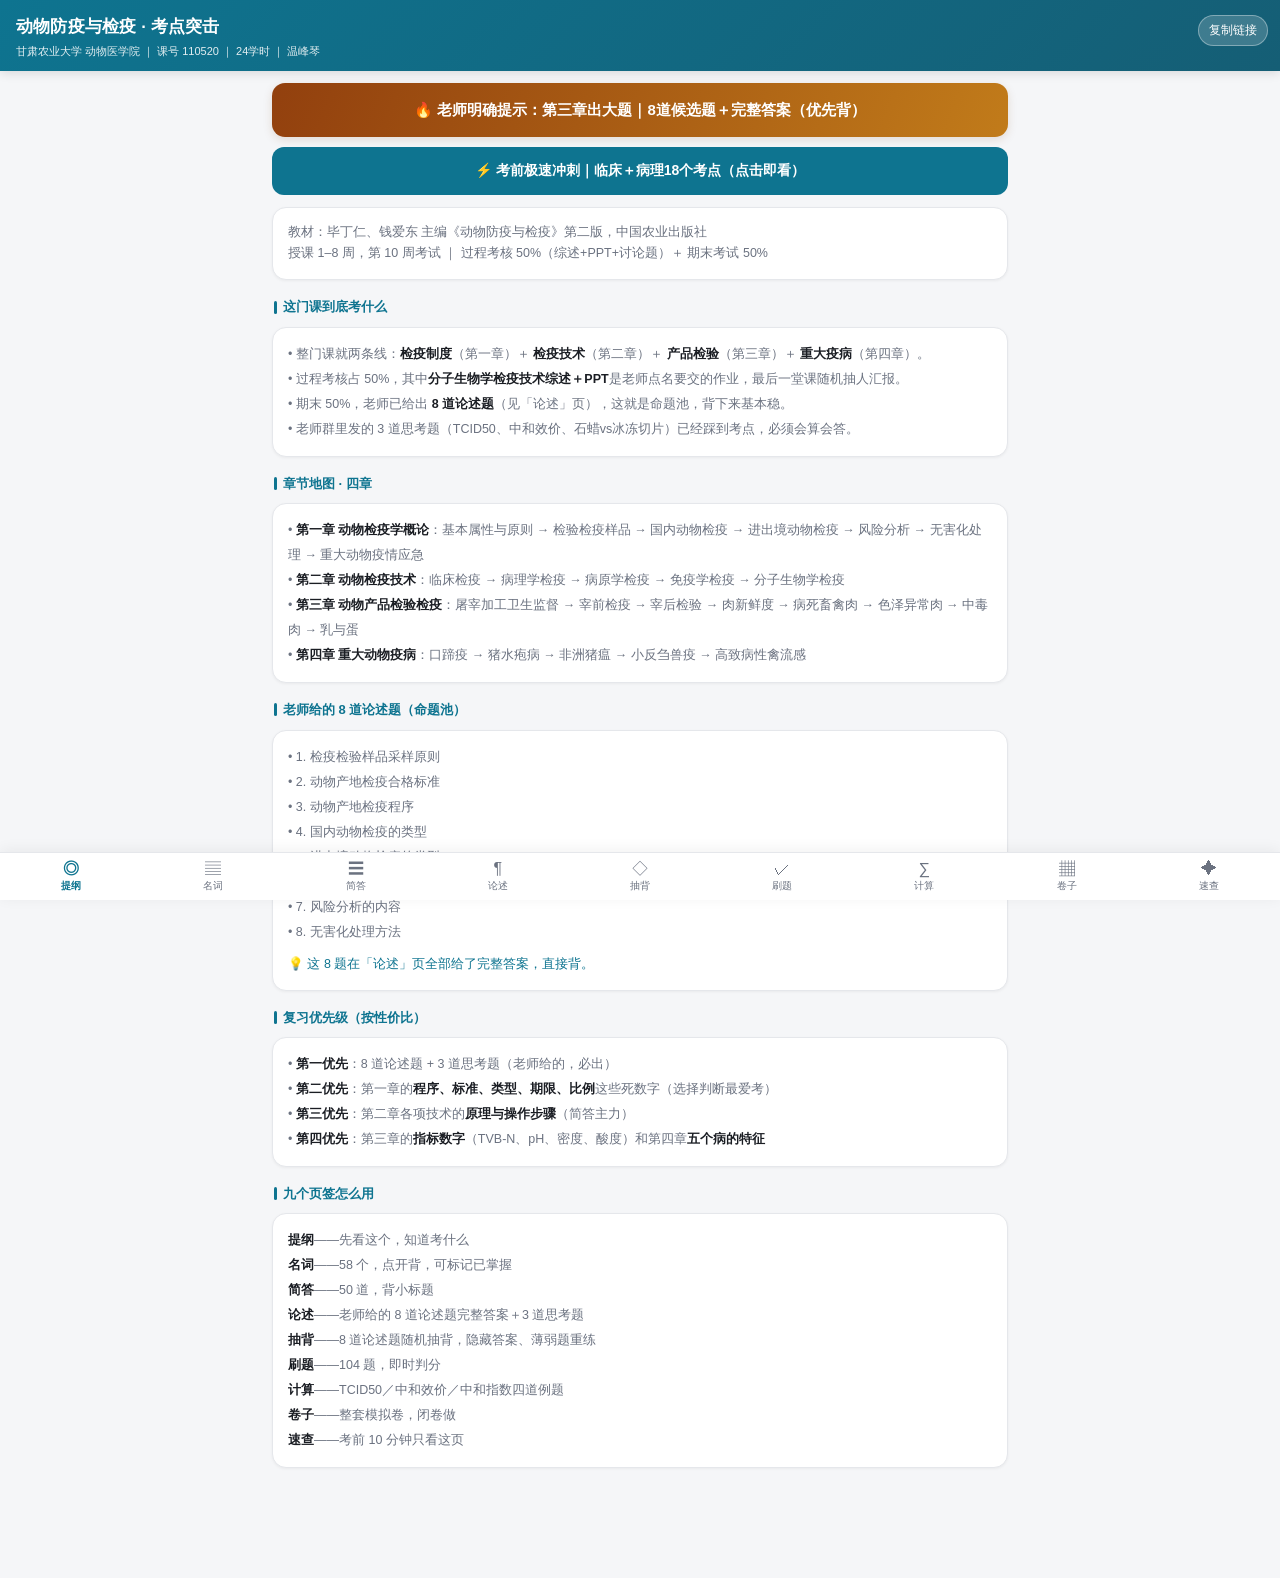
<file: index.html>
<!DOCTYPE html>
<html lang="zh-CN">
<head>
<meta charset="utf-8">
<meta name="viewport" content="width=device-width,initial-scale=1,maximum-scale=1,user-scalable=no,viewport-fit=cover">
<meta name="format-detection" content="telephone=no">
<meta name="theme-color" content="#0e7490">
<meta name="description" content="动物防疫与检疫 考点突击：按温老师PPT重建的名词、简答、8道论述题、104题刷题、计算题、模拟卷">
<meta property="og:title" content="动物防疫与检疫 · 考点突击">
<meta property="og:description" content="按 PPT 重建：58个名词 + 50道简答 + 8道论述题完整答案 + 104题刷题 + 计算题">
<meta property="og:type" content="website">
<title>动物防疫与检疫 · 考点突击</title>
<link rel="stylesheet" href="style.css">
</head>
<body>
<div class="head">
  <h1 id="hTitle">动物防疫与检疫 · 考点突击</h1>
  <p id="hSub">正在加载…</p>
  <div class="share" id="shareBtn">复制链接</div>
</div>
<div style="max-width:760px;margin:12px auto 0;padding:0 12px"><a href="chapter3.html" style="display:block;background:linear-gradient(110deg,#92400e,#c17b1a);color:#fff;text-decoration:none;padding:15px 16px;border-radius:13px;font-weight:800;font-size:15px;text-align:center;box-shadow:0 3px 10px rgba(120,70,20,.15)">🔥 老师明确提示：第三章出大题｜8道候选题＋完整答案（优先背）</a></div>
<div style="max-width:760px;margin:10px auto 0;padding:0 12px"><a href="sprint.html" style="display:block;background:#0e7490;color:#fff;text-decoration:none;padding:12px 15px;border-radius:12px;font-weight:700;font-size:14px;text-align:center">⚡ 考前极速冲刺｜临床＋病理18个考点（点击即看）</a></div>
<main id="main"></main>
<nav class="nav" id="nav"></nav>
<script src="data.js"></script>
<script src="recall.js"></script>
<script src="app.js"></script>
</body>
</html>
</file>
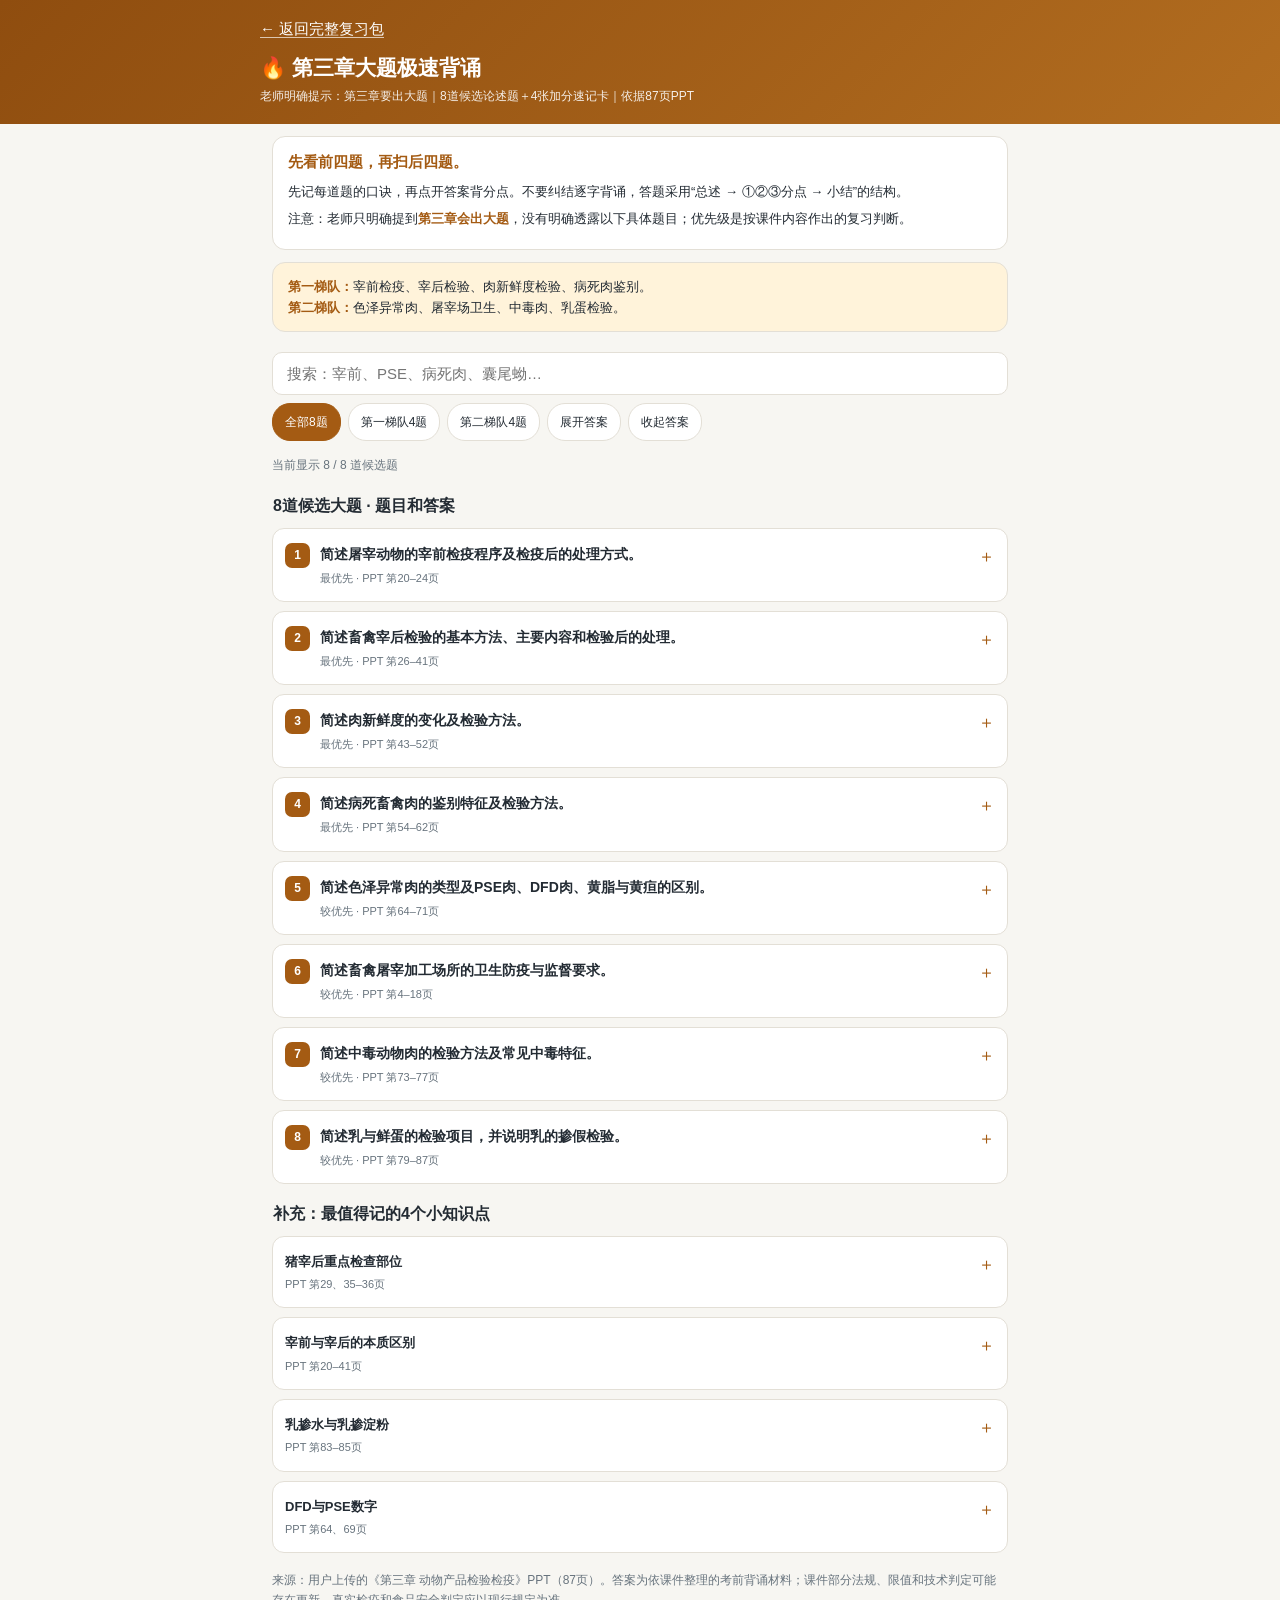
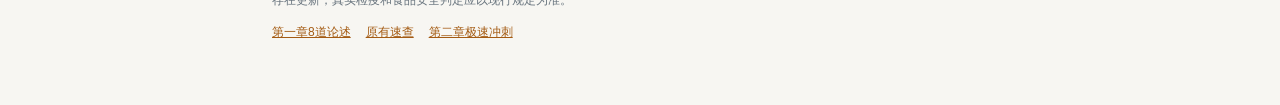
<file: chapter3.html>
<!doctype html><html lang="zh-CN"><head><meta charset="utf-8"><meta name="viewport" content="width=device-width,initial-scale=1,viewport-fit=cover"><meta name="theme-color" content="#a45b13"><meta name="description" content="第三章动物产品检验检疫：老师明确强调第三章要出大题，8道候选大题、答题要点、口诀与PPT页码"><title>第三章大题押重点｜动物防疫与检疫</title>
<style>
:root{--bg:#f7f6f2;--card:#fff;--text:#232b33;--muted:#67737d;--line:#e3dfd6;--gold:#a45b13;--light:#fff3da;--green:#0c756a;color-scheme:light dark}
@media(prefers-color-scheme:dark){:root{--bg:#151616;--card:#222625;--text:#ecefe9;--muted:#b7bbb5;--line:#414741;--gold:#f7bd70;--light:#3a3021;--green:#83d5c6}}
*{box-sizing:border-box}html{font-family:-apple-system,BlinkMacSystemFont,"PingFang SC","Microsoft YaHei",sans-serif}body{margin:0;background:var(--bg);color:var(--text);font-size:15px;line-height:1.65}a{color:var(--gold)}header{background:linear-gradient(135deg,#8f4d0f,#b26d20);padding:17px 15px;color:white}header>div{max-width:760px;margin:auto}header a{color:white;text-decoration:none;border-bottom:1px solid #fffa}h1{font-size:21px;line-height:1.35;margin:12px 0 5px}header p{font-size:12px;margin:0;opacity:.9}.wrap{max-width:760px;margin:auto;padding:12px 12px 50px}.intro,.strip{background:var(--card);border:1px solid var(--line);border-radius:13px;padding:13px 15px;margin-bottom:12px}.intro p{font-size:13px;margin:6px 0}.intro strong{color:var(--gold)}.strip{background:var(--light);font-size:13px}.strip b{color:var(--gold)}.tools{position:sticky;top:0;background:var(--bg);z-index:3;padding:8px 0 10px}.tools input{width:100%;padding:12px 14px;border-radius:10px;border:1px solid var(--line);background:var(--card);color:var(--text);font-size:15px}.buttons{display:flex;gap:7px;flex-wrap:wrap;margin-top:8px}.buttons button{border:1px solid var(--line);background:var(--card);color:var(--text);border-radius:18px;min-height:38px;padding:7px 12px;font-size:12px}.buttons button[aria-pressed="true"]{background:var(--gold);color:#fff;border-color:var(--gold)}.count{font-size:12px;color:var(--muted);margin:5px 0 9px}.section{margin:17px 1px 8px;font-size:16px;font-weight:750}.qa{background:var(--card);border:1px solid var(--line);border-radius:12px;margin-bottom:9px;overflow:hidden}.qa summary{list-style:none;display:flex;align-items:flex-start;gap:10px;padding:14px 12px;cursor:pointer}.qa summary::-webkit-details-marker{display:none}.rank{background:var(--gold);color:#fff;border-radius:7px;min-width:25px;height:25px;text-align:center;font-size:12px;font-weight:700;line-height:25px}.qtitle{font-weight:650;flex:1;font-size:14px}.qtitle small{display:block;font-size:11px;color:var(--muted);font-weight:400;margin-top:3px}.arrow{color:var(--gold);font-size:17px}.qa[open] .arrow{font-size:0}.qa[open] .arrow:after{content:"－";font-size:17px}.answer{padding:0 15px 15px;font-size:13.5px}.answer ol{padding-left:22px;margin:11px 0}.answer li{margin:0 0 9px;padding-left:2px}.memo{background:var(--light);color:var(--gold);padding:9px 11px;border-radius:9px;font-weight:700}.note{border-left:3px solid var(--green);padding:7px 10px;color:var(--muted);font-size:12px;background:var(--bg)}.extra .qtitle{font-size:13px}.foot{font-size:12px;color:var(--muted);margin-top:18px}.foot a{margin-right:15px}a:focus-visible,button:focus-visible,input:focus-visible,summary:focus-visible{outline:2px solid var(--gold);outline-offset:2px}
</style></head><body><header><div><a href="./">← 返回完整复习包</a><h1>🔥 第三章大题极速背诵</h1><p>老师明确提示：第三章要出大题｜8道候选论述题＋4张加分速记卡｜依据87页PPT</p></div></header>
<div class="wrap"><div class="intro"><strong>先看前四题，再扫后四题。</strong><p>先记每道题的口诀，再点开答案背分点。不要纠结逐字背诵，答题采用“总述 → ①②③分点 → 小结”的结构。</p><p>注意：老师只明确提到<strong>第三章会出大题</strong>，没有明确透露以下具体题目；优先级是按课件内容作出的复习判断。</p></div>
<div class="strip"><b>第一梯队：</b>宰前检疫、宰后检验、肉新鲜度检验、病死肉鉴别。<br><b>第二梯队：</b>色泽异常肉、屠宰场卫生、中毒肉、乳蛋检验。</div>
<div class="tools"><input id="search" type="search" placeholder="搜索：宰前、PSE、病死肉、囊尾蚴…" aria-label="搜索第三章大题"><div class="buttons"><button data-tier="全部" aria-pressed="true">全部8题</button><button data-tier="最优先" aria-pressed="false">第一梯队4题</button><button data-tier="较优先" aria-pressed="false">第二梯队4题</button><button id="expand">展开答案</button><button id="close">收起答案</button></div></div><div class="count" id="count"></div>
<h2 class="section">8道候选大题 · 题目和答案</h2><main id="main"><details class="qa" data-tier="最优先" data-key="简述屠宰动物的宰前检疫程序及检疫后的处理方式。 ① 查证验物：检查《动物检疫合格证明》，核对动物与证书信息。 ② 询问调查：了解原产地有无疫情、动物用药及健康状况。 ③ 临床检查：观察动物精神、姿势、呼吸、活动等，判断是否有可疑疫病表现。 ④ 宰前结果处理分为准宰、急宰、禁宰。准宰是对健康且符合规定要求的动物准予屠宰；急宰是对符合课件所述急宰条件的动物按程序处理；禁宰是对患规定严重传染病或不符合屠宰条件的动物禁止屠宰并依法处置。 ⑤ 课件数字：屠宰前6小时申报检疫；宰前2小时内开展临床检查。宰前停饲：猪12小时、牛羊24小时、鸡12～24小时。 查、问、检；准、急、禁"><summary><span class="rank">1</span><span class="qtitle">简述屠宰动物的宰前检疫程序及检疫后的处理方式。<small>最优先 · PPT 第20–24页</small></span><span class="arrow">＋</span></summary><div class="answer"><div class="memo">速记：查、问、检；准、急、禁</div><ol><li>① 查证验物：检查《动物检疫合格证明》，核对动物与证书信息。</li><li>② 询问调查：了解原产地有无疫情、动物用药及健康状况。</li><li>③ 临床检查：观察动物精神、姿势、呼吸、活动等，判断是否有可疑疫病表现。</li><li>④ 宰前结果处理分为准宰、急宰、禁宰。准宰是对健康且符合规定要求的动物准予屠宰；急宰是对符合课件所述急宰条件的动物按程序处理；禁宰是对患规定严重传染病或不符合屠宰条件的动物禁止屠宰并依法处置。</li><li>⑤ 课件数字：屠宰前6小时申报检疫；宰前2小时内开展临床检查。宰前停饲：猪12小时、牛羊24小时、鸡12～24小时。</li></ol><div class="note">考试提示：程序和处理是两组答案，答题时分开写。数字与具体急宰条件以老师PPT表述为复习依据，实际监管按现行规定。</div></div></details><details class="qa" data-tier="最优先" data-key="简述畜禽宰后检验的基本方法、主要内容和检验后的处理。 ① 基本方法：感官检查包括视检、剖检、触检、嗅检；实验室检验包括病原学检查、血清学检验和理化检验。 ② 头部检验：观察口腔、鼻部、淋巴结和咬肌等；课件举例，猪的咬肌查囊尾蚴，下颌淋巴结关注相关病变。 ③ 胴体检验：检查放血程度及皮肤、脂肪、肌肉、关节、骨和淋巴结等。 ④ 内脏检验：检查胃、肠、脾、心、肝、肺、肾等器官有无病变。 ⑤ 寄生虫检验：如囊尾蚴及旋毛虫；课件旋毛虫取膈肌脚，压片镜检。 ⑥ 结果处理：检疫合格的按规定出具证明并加施检疫标志；不合格的依法采取相应处理措施。 感官四法＋实验室三法；头、胴、内、虫、处"><summary><span class="rank">2</span><span class="qtitle">简述畜禽宰后检验的基本方法、主要内容和检验后的处理。<small>最优先 · PPT 第26–41页</small></span><span class="arrow">＋</span></summary><div class="answer"><div class="memo">速记：感官四法＋实验室三法；头、胴、内、虫、处</div><ol><li>① 基本方法：感官检查包括视检、剖检、触检、嗅检；实验室检验包括病原学检查、血清学检验和理化检验。</li><li>② 头部检验：观察口腔、鼻部、淋巴结和咬肌等；课件举例，猪的咬肌查囊尾蚴，下颌淋巴结关注相关病变。</li><li>③ 胴体检验：检查放血程度及皮肤、脂肪、肌肉、关节、骨和淋巴结等。</li><li>④ 内脏检验：检查胃、肠、脾、心、肝、肺、肾等器官有无病变。</li><li>⑤ 寄生虫检验：如囊尾蚴及旋毛虫；课件旋毛虫取膈肌脚，压片镜检。</li><li>⑥ 结果处理：检疫合格的按规定出具证明并加施检疫标志；不合格的依法采取相应处理措施。</li></ol><div class="note">考试提示：题目如果只问“方法”，写感官四法与实验室三法；如果问“内容”，要有头部、胴体、内脏、寄生虫。</div></div></details><details class="qa" data-tier="最优先" data-key="简述肉新鲜度的变化及检验方法。 ① 肉的僵直：宰后生化变化使肌肉强直收缩，肉失去弹性、变僵硬。 ② 肉的成熟：僵直后经适当条件贮藏，肉逐渐柔嫩多汁、风味和适口性改善。 ③ 肉的自溶：组织自身酶作用使蛋白质发生自家分解。 ④ 肉的腐败：微生物大量繁殖及分解作用使肉出现发黏、异味、变色、弹性下降、肉汤混浊等现象。 ⑤ 新鲜度检验：感官检查肉的色泽、气味、弹性、组织状态、肉汤；细菌学检验包括菌落总数、大肠菌群、致病菌；理化检验包括挥发性盐基氮、ph、球蛋白沉淀试验。 ⑥ 课件记忆值：新鲜肉ph 5.8～6.2，二级新鲜6.3～6.6，变质肉6.7以上；挥发性盐基氮≤15 mg/100g。 变化：僵、熟、自、腐；检测：感、菌、理"><summary><span class="rank">3</span><span class="qtitle">简述肉新鲜度的变化及检验方法。<small>最优先 · PPT 第43–52页</small></span><span class="arrow">＋</span></summary><div class="answer"><div class="memo">速记：变化：僵、熟、自、腐；检测：感、菌、理</div><ol><li>① 肉的僵直：宰后生化变化使肌肉强直收缩，肉失去弹性、变僵硬。</li><li>② 肉的成熟：僵直后经适当条件贮藏，肉逐渐柔嫩多汁、风味和适口性改善。</li><li>③ 肉的自溶：组织自身酶作用使蛋白质发生自家分解。</li><li>④ 肉的腐败：微生物大量繁殖及分解作用使肉出现发黏、异味、变色、弹性下降、肉汤混浊等现象。</li><li>⑤ 新鲜度检验：感官检查肉的色泽、气味、弹性、组织状态、肉汤；细菌学检验包括菌落总数、大肠菌群、致病菌；理化检验包括挥发性盐基氮、pH、球蛋白沉淀试验。</li><li>⑥ 课件记忆值：新鲜肉pH 5.8～6.2，二级新鲜6.3～6.6，变质肉6.7以上；挥发性盐基氮≤15 mg/100g。</li></ol><div class="note">考试提示：如果题目只问肉新鲜度检验，可直接从第⑤点写起。pH及TVB-N值属于PPT课堂口径，不等同于所有肉品现行通用限值。</div></div></details><details class="qa" data-tier="最优先" data-key="简述病死畜禽肉的鉴别特征及检验方法。 ① 杀口状态：课件将正常宰杀形成的切口外翻、血液浸染，与病死动物切口相对平整、少血液浸染进行对比。 ② 放血不良：肌肉可见暗红或黑红色，切面可见血液浸润、小血珠。 ③ 坠积性淤血：可出现尸斑。 ④ 淋巴结和其他组织器官：检查有无出血、炎症、坏死等病理变化。 ⑤ 细菌学检验：按需要取淋巴结、肝脾肾等组织进行触片、染色、镜检。 ⑥ 理化检验：课件列有滤纸浸润法、愈创木脂酊法、过氧化物酶反应等，以检查放血程度或有关酶反应；应结合其他检查综合判定。 杀口、放血、尸斑、淋巴、细菌、理化"><summary><span class="rank">4</span><span class="qtitle">简述病死畜禽肉的鉴别特征及检验方法。<small>最优先 · PPT 第54–62页</small></span><span class="arrow">＋</span></summary><div class="answer"><div class="memo">速记：杀口、放血、尸斑、淋巴、细菌、理化</div><ol><li>① 杀口状态：课件将正常宰杀形成的切口外翻、血液浸染，与病死动物切口相对平整、少血液浸染进行对比。</li><li>② 放血不良：肌肉可见暗红或黑红色，切面可见血液浸润、小血珠。</li><li>③ 坠积性淤血：可出现尸斑。</li><li>④ 淋巴结和其他组织器官：检查有无出血、炎症、坏死等病理变化。</li><li>⑤ 细菌学检验：按需要取淋巴结、肝脾肾等组织进行触片、染色、镜检。</li><li>⑥ 理化检验：课件列有滤纸浸润法、愈创木脂酊法、过氧化物酶反应等，以检查放血程度或有关酶反应；应结合其他检查综合判定。</li></ol><div class="note">考试提示：单靠肉色、刀口或某一酶反应都不能确诊病死肉。注意不把“过氧化物酶阳性＝绝对健康”当成普遍规律。</div></div></details><details class="qa" data-tier="较优先" data-key="简述色泽异常肉的类型及pse肉、dfd肉、黄脂与黄疸的区别。 ① 色泽异常肉在课件中分为发暗、发黄、发白、发红、发黑等类型。 ② dfd肉（dark firm dry）：颜色深、质地坚实、表面干燥。课件强调宰前较长时间应激、肌糖原消耗多，宰后24小时ph＞6.5。 ③ pse肉（pale soft exudative）：苍白、松软、渗出液多。课件强调宰后45分钟ph＜5.9。 ④ 黄脂：类胡萝卜素等色素沉积，黄染主要集中于脂肪，肌肉、黏膜和皮肤一般正常。 ⑤ 黄疸：胆红素代谢等异常造成黄染，除了脂肪还可涉及实质器官及其他组织。 ⑥ 发白还可见注水肉、白肌病；发红可见红膘；发黑可见严重自溶或色素沉着。 暗黄白红黑；pse白软水，dfd深硬干"><summary><span class="rank">5</span><span class="qtitle">简述色泽异常肉的类型及PSE肉、DFD肉、黄脂与黄疸的区别。<small>较优先 · PPT 第64–71页</small></span><span class="arrow">＋</span></summary><div class="answer"><div class="memo">速记：暗黄白红黑；PSE白软水，DFD深硬干</div><ol><li>① 色泽异常肉在课件中分为发暗、发黄、发白、发红、发黑等类型。</li><li>② DFD肉（Dark Firm Dry）：颜色深、质地坚实、表面干燥。课件强调宰前较长时间应激、肌糖原消耗多，宰后24小时pH＞6.5。</li><li>③ PSE肉（Pale Soft Exudative）：苍白、松软、渗出液多。课件强调宰后45分钟pH＜5.9。</li><li>④ 黄脂：类胡萝卜素等色素沉积，黄染主要集中于脂肪，肌肉、黏膜和皮肤一般正常。</li><li>⑤ 黄疸：胆红素代谢等异常造成黄染，除了脂肪还可涉及实质器官及其他组织。</li><li>⑥ 发白还可见注水肉、白肌病；发红可见红膘；发黑可见严重自溶或色素沉着。</li></ol><div class="note">考试提示：比较题写“外观＋成因＋课件参数”；最终食用性判定必须依法按现行标准进行，不以单项颜色直接定性。</div></div></details><details class="qa" data-tier="较优先" data-key="简述畜禽屠宰加工场所的卫生防疫与监督要求。 ① 合理选址与布局，符合动物防疫条件及相应审查要求。 ② 动物入场口与动物产品出厂口分设，生产区与生活办公区分开，防止交叉污染。 ③ 设置宰前饲养管理圈、患病动物隔离圈、急宰间及屠宰加工间等，各区按要求隔离。 ④ 地面、排水设施便于清洗和消毒；配备足够的水源、通风、消毒设施及卫生防护设备。 ⑤ 屠宰加工过程中做好卫生管理，如动物清洁、设备及刀具消毒、人员卫生等。 ⑥ 对屠宰废弃物、粪便、胃肠内容物和污水进行规范收集与无害化处理。 选址、分区、隔离、洁污分开、消毒、污水"><summary><span class="rank">6</span><span class="qtitle">简述畜禽屠宰加工场所的卫生防疫与监督要求。<small>较优先 · PPT 第4–18页</small></span><span class="arrow">＋</span></summary><div class="answer"><div class="memo">速记：选址、分区、隔离、洁污分开、消毒、污水</div><ol><li>① 合理选址与布局，符合动物防疫条件及相应审查要求。</li><li>② 动物入场口与动物产品出厂口分设，生产区与生活办公区分开，防止交叉污染。</li><li>③ 设置宰前饲养管理圈、患病动物隔离圈、急宰间及屠宰加工间等，各区按要求隔离。</li><li>④ 地面、排水设施便于清洗和消毒；配备足够的水源、通风、消毒设施及卫生防护设备。</li><li>⑤ 屠宰加工过程中做好卫生管理，如动物清洁、设备及刀具消毒、人员卫生等。</li><li>⑥ 对屠宰废弃物、粪便、胃肠内容物和污水进行规范收集与无害化处理。</li></ol><div class="note">考试提示：PPT第4～5页记载500m、200m、3000m与2m等布局数字；作为老师课件数字记忆，不能直接当成现行全国通用法定标准。</div></div></details><details class="qa" data-tier="较优先" data-key="简述中毒动物肉的检验方法及常见中毒特征。 ① 病史调查：了解饲料、饮水、植物、农药、灭鼠药、消毒剂等潜在毒物接触史及发病情况。 ② 感官检查：观察动物临床症状、肉品色泽及组织器官异常变化。 ③ 毒物检验：针对疑似毒物开展相应检测，综合判断。 ④ 亚硝酸盐中毒：黏膜发绀、呼吸困难；课件描述急宰后血液可呈酱油样暗色。 ⑤ 氢氰酸中毒：可出现呼吸困难、痉挛，血液可呈鲜红色；部分病例可闻苦杏仁味。 ⑥ 有机磷中毒：流涎、呕吐、腹泻、震颤、呼吸困难、瞳孔缩小；砷制剂中毒可见出血性胃肠炎、血便。 病史、感官、毒检；亚硝暗、氰化红、有机磷缩瞳"><summary><span class="rank">7</span><span class="qtitle">简述中毒动物肉的检验方法及常见中毒特征。<small>较优先 · PPT 第73–77页</small></span><span class="arrow">＋</span></summary><div class="answer"><div class="memo">速记：病史、感官、毒检；亚硝暗、氰化红、有机磷缩瞳</div><ol><li>① 病史调查：了解饲料、饮水、植物、农药、灭鼠药、消毒剂等潜在毒物接触史及发病情况。</li><li>② 感官检查：观察动物临床症状、肉品色泽及组织器官异常变化。</li><li>③ 毒物检验：针对疑似毒物开展相应检测，综合判断。</li><li>④ 亚硝酸盐中毒：黏膜发绀、呼吸困难；课件描述急宰后血液可呈酱油样暗色。</li><li>⑤ 氢氰酸中毒：可出现呼吸困难、痉挛，血液可呈鲜红色；部分病例可闻苦杏仁味。</li><li>⑥ 有机磷中毒：流涎、呕吐、腹泻、震颤、呼吸困难、瞳孔缩小；砷制剂中毒可见出血性胃肠炎、血便。</li></ol><div class="note">考试提示：特征只是帮助识别疑似中毒，不能替代毒物检测或综合鉴定。</div></div></details><details class="qa" data-tier="较优先" data-key="简述乳与鲜蛋的检验项目，并说明乳的掺假检验。 ① 乳的感官检查：色泽、气味、滋味、组织状态，有无凝块、沉淀、黏滑等。 ② 乳的理化检验：冰点、相对密度、酸度、蛋白质、脂肪、非脂乳固体和相关有害物质等。 ③ 乳的微生物检验：菌落总数及相关致病菌。 ④ 乳的掺假检验：掺水可能使相对密度降低、冰点趋近0℃；掺碱可用课件所述玫瑰红酸试验观察颜色变化；掺淀粉可用碘液显蓝色进行筛查。 ⑤ 鲜蛋检验：感官检查蛋壳、透视、蛋黄、蛋白、气味、组织状态与杂质；理化检查相关有害物质指标。 乳：感、理、菌、假；蛋：感、理"><summary><span class="rank">8</span><span class="qtitle">简述乳与鲜蛋的检验项目，并说明乳的掺假检验。<small>较优先 · PPT 第79–87页</small></span><span class="arrow">＋</span></summary><div class="answer"><div class="memo">速记：乳：感、理、菌、假；蛋：感、理</div><ol><li>① 乳的感官检查：色泽、气味、滋味、组织状态，有无凝块、沉淀、黏滑等。</li><li>② 乳的理化检验：冰点、相对密度、酸度、蛋白质、脂肪、非脂乳固体和相关有害物质等。</li><li>③ 乳的微生物检验：菌落总数及相关致病菌。</li><li>④ 乳的掺假检验：掺水可能使相对密度降低、冰点趋近0℃；掺碱可用课件所述玫瑰红酸试验观察颜色变化；掺淀粉可用碘液显蓝色进行筛查。</li><li>⑤ 鲜蛋检验：感官检查蛋壳、透视、蛋黄、蛋白、气味、组织状态与杂质；理化检查相关有害物质指标。</li></ol><div class="note">考试提示：老师课件乳的酸度和相对密度数据在不同页面口径不完全一致；突击时先掌握检验项目与掺假原理。</div></div></details></main><h2 class="section">补充：最值得记的4个小知识点</h2><details class="qa extra"><summary><span class="qtitle">猪宰后重点检查部位<small>PPT 第29、35–36页</small></span><span class="arrow">＋</span></summary><div class="answer">下颌淋巴结—咽部相关病变；咬肌、腰肌—囊尾蚴；膈肌脚—旋毛虫；旋毛虫课件压片24粒。</div></details><details class="qa extra"><summary><span class="qtitle">宰前与宰后的本质区别<small>PPT 第20–41页</small></span><span class="arrow">＋</span></summary><div class="answer">宰前针对活体：查证、问诊、临床检查；宰后针对屠体：头、胴体、内脏、寄生虫及必要实验室检验。</div></details><details class="qa extra"><summary><span class="qtitle">乳掺水与乳掺淀粉<small>PPT 第83–85页</small></span><span class="arrow">＋</span></summary><div class="answer">掺水：相对密度可能下降、冰点向0℃移动；掺淀粉：碘液显蓝色。</div></details><details class="qa extra"><summary><span class="qtitle">DFD与PSE数字<small>PPT 第64、69页</small></span><span class="arrow">＋</span></summary><div class="answer">DFD：24小时pH＞6.5；PSE：45分钟pH＜5.9。两个时间点不能混用。</div></details>
<div class="foot">来源：用户上传的《第三章 动物产品检验检疫》PPT（87页）。答案为依课件整理的考前背诵材料；课件部分法规、限值和技术判定可能存在更新，真实检疫和食品安全判定应以现行规定为准。<p><a href="./#essays">第一章8道论述</a><a href="./#quick">原有速查</a><a href="sprint.html">第二章极速冲刺</a></p></div></div>
<script>(function(){'use strict';let tier='全部';let search=document.getElementById('search');let cards=[...document.querySelectorAll('#main .qa')];function filter(){let s=search.value.trim().toLowerCase();let shown=0;cards.forEach(e=>{let yes=(tier==='全部'||e.dataset.tier===tier)&&e.dataset.key.includes(s);e.hidden=!yes;if(yes)shown++});document.getElementById('count').textContent='当前显示 '+shown+' / '+cards.length+' 道候选题'}search.addEventListener('input',filter);document.querySelectorAll('button[data-tier]').forEach(b=>b.addEventListener('click',()=>{tier=b.dataset.tier;document.querySelectorAll('button[data-tier]').forEach(x=>x.setAttribute('aria-pressed',String(x===b)));filter()}));document.getElementById('expand').addEventListener('click',()=>cards.filter(x=>!x.hidden).forEach(x=>x.open=true));document.getElementById('close').addEventListener('click',()=>cards.forEach(x=>x.open=false));filter()})();</script></body></html>
</file>
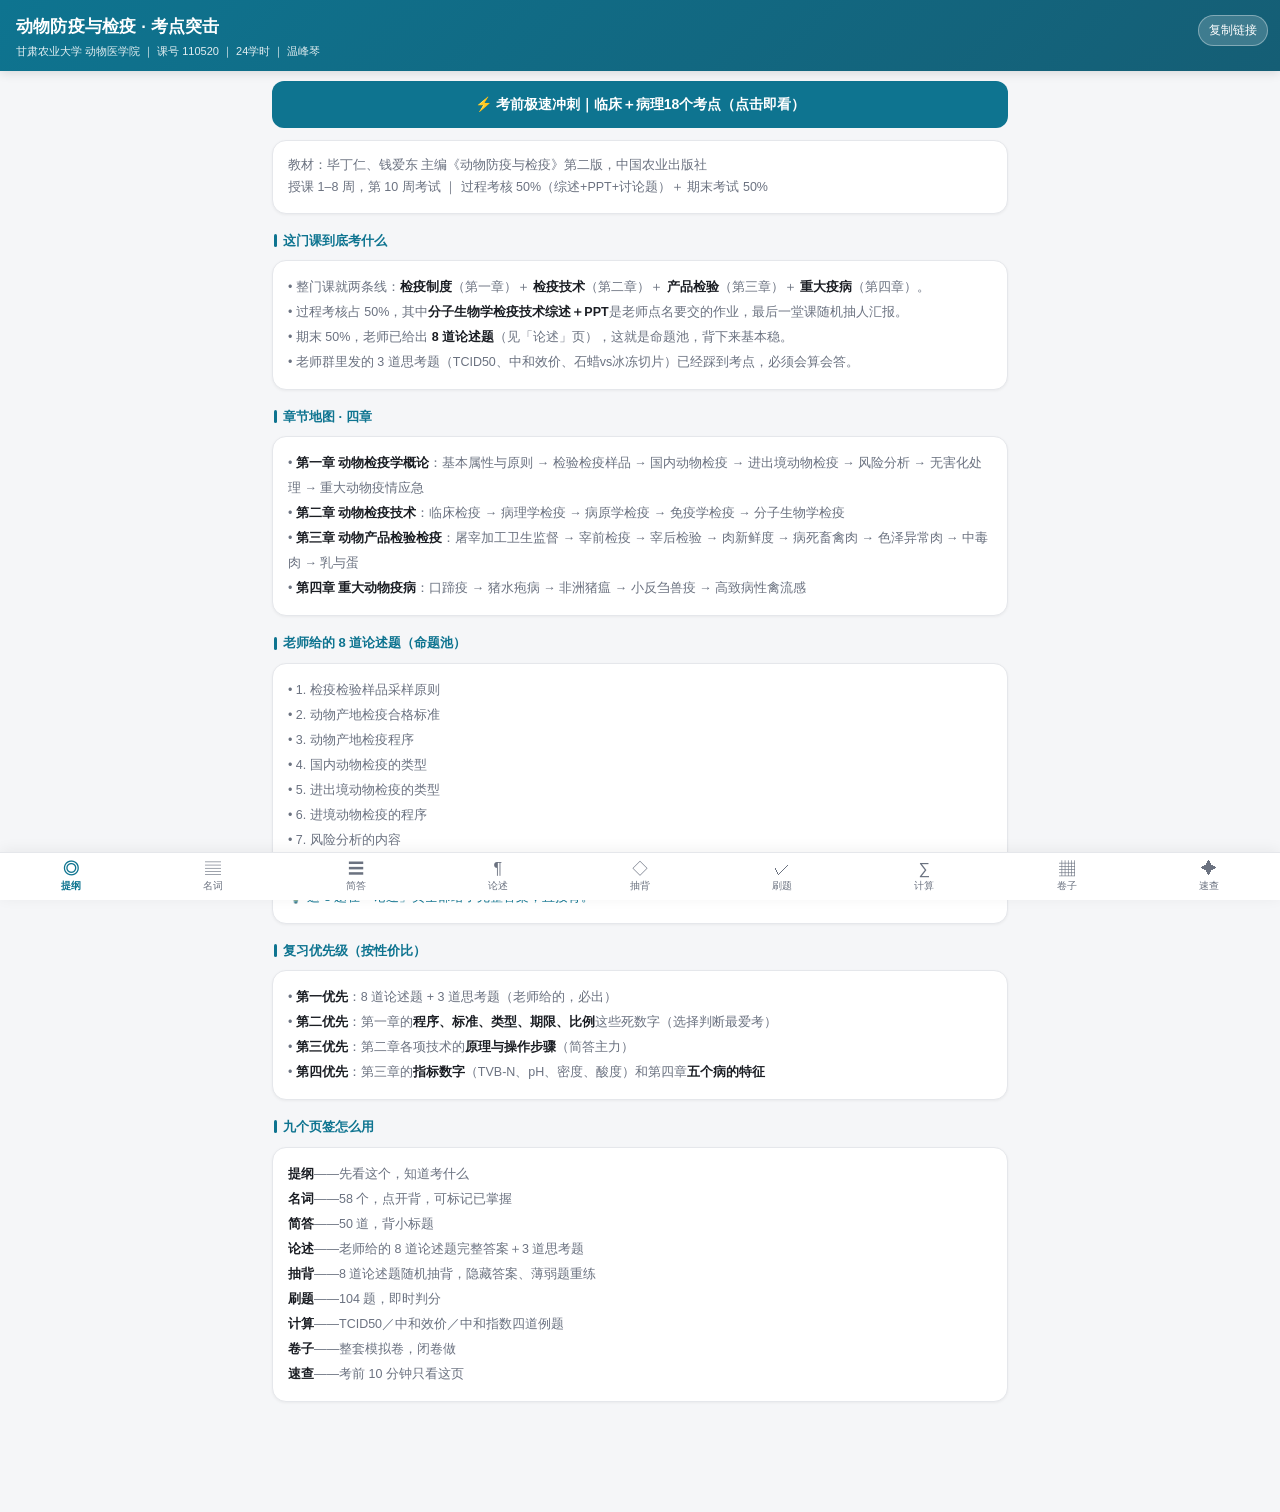
<file: single.html>
<!DOCTYPE html>
<html lang="zh-CN">
<head>
<meta charset="utf-8">
<meta name="viewport" content="width=device-width,initial-scale=1,maximum-scale=1,user-scalable=no,viewport-fit=cover">
<meta name="format-detection" content="telephone=no">
<meta name="theme-color" content="#0e7490">
<meta name="description" content="动物防疫与检疫 考点突击：按温老师PPT重建的名词、简答、8道论述题、104题刷题、计算题、模拟卷">
<meta property="og:title" content="动物防疫与检疫 · 考点突击">
<meta property="og:description" content="按 PPT 重建：58个名词 + 50道简答 + 8道论述题完整答案 + 104题刷题 + 计算题">
<meta property="og:type" content="website">
<title>动物防疫与检疫 · 考点突击</title>
<style>
*{margin:0;padding:0;box-sizing:border-box;-webkit-tap-highlight-color:transparent}
:root{
  --bg:#f5f6f8;--card:#fff;--txt:#1a1d23;--sub:#6b7280;
  --main:#0e7490;--main-l:#e0f2f7;--acc:#f59e0b;--ok:#16a34a;--no:#dc2626;
  --line:#e5e7eb;--radius:14px;
}
@media (prefers-color-scheme:dark){
  :root{--bg:#0f1115;--card:#181b21;--txt:#e6e8eb;--sub:#9aa3af;--main:#22b8d4;--main-l:#12333b;--line:#2a2f38}
  .hl{background:linear-gradient(transparent 62%,#7c5c12 62%)}
}
html,body{background:var(--bg);color:var(--txt);
  font-family:-apple-system,BlinkMacSystemFont,"PingFang SC","Helvetica Neue","Microsoft YaHei",sans-serif;
  font-size:16px;line-height:1.65;-webkit-font-smoothing:antialiased}
body{padding-bottom:calc(78px + env(safe-area-inset-bottom))}

.head{position:sticky;top:0;z-index:20;background:linear-gradient(135deg,#0e7490,#155e75);
  color:#fff;padding:calc(13px + env(safe-area-inset-top)) 16px 11px;box-shadow:0 2px 10px rgba(0,0,0,.12)}
.head h1{font-size:16.5px;font-weight:700;letter-spacing:.2px;padding-right:76px}
.head p{font-size:11px;opacity:.88;margin-top:3px;line-height:1.5;padding-right:76px}
.share{position:absolute;right:12px;top:calc(15px + env(safe-area-inset-top));
  background:rgba(255,255,255,.18);border:1px solid rgba(255,255,255,.35);color:#fff;
  font-size:11.5px;padding:5px 10px;border-radius:20px}

.nav{position:fixed;left:0;right:0;bottom:0;z-index:30;display:flex;background:var(--card);
  border-top:1px solid var(--line);padding-bottom:env(safe-area-inset-bottom);
  overflow-x:auto;overflow-y:hidden;-webkit-overflow-scrolling:touch;
  box-shadow:0 -2px 14px rgba(0,0,0,.06);scrollbar-width:none}
.nav::-webkit-scrollbar{display:none}
.nav button{flex:1 1 0;min-width:52px;background:none;border:0;color:var(--sub);font-size:10px;
  padding:8px 1px 7px;font-family:inherit;display:flex;flex-direction:column;align-items:center;gap:2px}
.nav button i{font-size:16px;font-style:normal;line-height:1}
.nav button.on{color:var(--main);font-weight:700}

main{padding:12px 12px 22px;max-width:760px;margin:0 auto}
.card{background:var(--card);border-radius:var(--radius);padding:14px 15px;margin-bottom:10px;
  box-shadow:0 1px 3px rgba(0,0,0,.05);border:1px solid var(--line)}
.sec-t{font-size:13px;font-weight:700;color:var(--main);margin:16px 2px 9px;display:flex;
  align-items:center;gap:6px}
.sec-t::before{content:"";width:3px;height:13px;background:var(--main);border-radius:2px}
.tip{font-size:12.5px;color:var(--sub);line-height:1.75}
.kw,.card b{color:var(--txt)}
b{font-weight:700}
.hl{background:linear-gradient(transparent 62%,#fde68a 62%);font-weight:700}
.blue{color:var(--main);font-weight:700}

.q-card,.qa{background:var(--card);border-radius:12px;border:1px solid var(--line);
  margin-bottom:8px;overflow:hidden;box-shadow:0 1px 3px rgba(0,0,0,.05)}
.q-head{display:flex;align-items:center;gap:9px;padding:12px 14px;font-size:14.5px;font-weight:600}
.q-head .idx{font-size:11.5px;color:var(--sub);font-weight:400;min-width:20px}
.q-head .arrow{margin-left:auto;font-size:10px;color:var(--sub);transition:.2s}
.q-card.open .arrow{transform:rotate(90deg)}
.q-body{display:none;padding:0 14px 13px 42px;font-size:13.8px;line-height:1.8}
.q-card.open .q-body{display:block}
.master{font-size:11px;padding:3px 8px;border-radius:20px;border:1px solid var(--line);
  color:var(--sub);background:none;font-family:inherit;margin-top:9px;margin-left:0}
.master.on{background:#dcfce7;color:#15803d;border-color:#bbf7d0}
@media (prefers-color-scheme:dark){.master.on{background:#12351f;color:#4ade80;border-color:#1d5c33}}

.qa-h{padding:13px 14px;font-size:14px;font-weight:600;display:flex;gap:9px;align-items:flex-start}
.qa-h .no{color:var(--main);font-weight:800;font-size:12.5px;min-width:18px;padding-top:2px}
.qa-b{display:none;padding:0 14px 14px 41px;font-size:13.8px;line-height:1.85}
.qa.open .qa-b{display:block}
.qa-b li{list-style:none;position:relative;padding-left:14px;margin-bottom:4px}
.qa-b li::before{content:"·";position:absolute;left:2px;color:var(--main);font-weight:800}
.qa-b .note{margin-top:9px;font-size:12px;color:var(--sub);background:var(--main-l);
  border-radius:8px;padding:8px 10px;line-height:1.65}

.quiz-top{display:flex;align-items:center;gap:9px;margin-bottom:10px;font-size:12px;color:var(--sub)}
.bar{flex:1;height:6px;background:var(--line);border-radius:6px;overflow:hidden}
.bar>i{display:block;height:100%;background:var(--main);width:0;transition:.3s;border-radius:6px}
.qz{background:var(--card);border-radius:var(--radius);padding:16px;border:1px solid var(--line)}
.qz .q{font-size:14.8px;font-weight:600;line-height:1.7;margin-bottom:14px}
.opt{display:block;width:100%;text-align:left;font-family:inherit;font-size:14px;
  background:var(--bg);border:1.5px solid var(--line);border-radius:11px;
  padding:11px 13px;margin-bottom:8px;color:var(--txt);line-height:1.55}
.opt.right{background:#dcfce7;border-color:var(--ok);color:#14532d}
.opt.wrong{background:#fee2e2;border-color:var(--no);color:#7f1d1d}
@media (prefers-color-scheme:dark){
  .opt.right{background:#12351f;border-color:#15803d;color:#bbf7d0}
  .opt.wrong{background:#3b1416;border-color:#dc2626;color:#fecaca}
}
.opt .k{font-weight:700;margin-right:7px;color:var(--main)}
.fb{margin-top:4px;font-size:13px;line-height:1.7;color:var(--txt);
  background:var(--main-l);border-radius:10px;padding:10px 12px}
.next{width:100%;margin-top:12px;padding:13px;border:0;border-radius:11px;
  background:var(--main);color:#fff;font-size:15px;font-weight:700;font-family:inherit}
.next:disabled{background:var(--line);color:var(--sub)}
.finish{text-align:center;padding:26px 16px}
.finish .sc{font-size:42px;font-weight:800;color:var(--main);line-height:1.1}
.finish .sc small{font-size:14px;color:var(--sub);font-weight:400}
.finish p{font-size:13.5px;color:var(--sub);margin-top:8px}
.again{margin-top:16px;padding:12px 26px;border:0;border-radius:24px;background:var(--main);
  color:#fff;font-size:14.5px;font-weight:700;font-family:inherit}

.paper h4{font-size:13.5px;color:var(--main);margin:0 0 8px}
.paper ol{padding-left:19px;font-size:13.5px;line-height:1.95}
.paper .ansbox{display:none;margin-top:10px;background:var(--main-l);border-radius:10px;
  padding:11px 13px;font-size:13px;line-height:1.85}
.paper .ansbox.show{display:block}
.tog{margin-top:10px;border:1px solid var(--line);background:var(--bg);color:var(--main);
  font-family:inherit;font-size:12.5px;padding:7px 13px;border-radius:20px}

.big{background:linear-gradient(135deg,#0e7490,#155e75);color:#fff;border-radius:var(--radius);
  padding:15px;margin-bottom:10px}
.big h3{font-size:13.5px;opacity:.92;margin-bottom:8px;font-weight:600}
.big .line{font-size:14.5px;font-weight:600;line-height:1.8}
.big .line em{font-style:normal;color:#fde68a}

.search{width:100%;padding:10px 13px;border-radius:11px;border:1px solid var(--line);
  background:var(--card);color:var(--txt);font-family:inherit;font-size:14px;margin-bottom:10px}
.search::placeholder{color:var(--sub)}
.stat{font-size:12px;color:var(--sub);margin-bottom:8px;padding-left:2px}
.empty{text-align:center;color:var(--sub);font-size:13.5px;padding:30px 0}
.chip{display:inline-block;font-size:11px;padding:2px 8px;border-radius:20px;
  background:var(--main-l);color:var(--main);margin-right:5px}

</style>
</head>
<body>
<div class="head">
  <h1 id="hTitle">动物防疫与检疫 · 考点突击</h1>
  <p id="hSub">正在加载…</p>
  <div class="share" id="shareBtn">复制链接</div>
</div>
<div style="max-width:760px;margin:10px auto 0;padding:0 12px"><a href="sprint.html" style="display:block;background:#0e7490;color:#fff;text-decoration:none;padding:12px 15px;border-radius:12px;font-weight:700;font-size:14px;text-align:center">⚡ 考前极速冲刺｜临床＋病理18个考点（点击即看）</a></div>
<main id="main"></main>
<nav class="nav" id="nav"></nav>
<script>
window.DATA = {
"meta": {
"title": "动物防疫与检疫 · 考点突击",
"sub": "甘肃农业大学 动物医学院 ｜ 课号 110520 ｜ 24学时 ｜ 温峰琴",
"book": "教材：毕丁仁、钱爱东 主编《动物防疫与检疫》第二版，中国农业出版社",
"exam": "授课 1–8 周，第 10 周考试 ｜ 过程考核 50%（综述+PPT+讨论题）＋ 期末考试 50%"
},
"outline": [
{
"t": "这门课到底考什么",
"lines": [
"整门课就两条线：<b>检疫制度</b>（第一章）＋ <b>检疫技术</b>（第二章）＋ <b>产品检验</b>（第三章）＋ <b>重大疫病</b>（第四章）。",
"过程考核占 50%，其中<b>分子生物学检疫技术综述＋PPT</b>是老师点名要交的作业，最后一堂课随机抽人汇报。",
"期末 50%，老师已给出 <b>8 道论述题</b>（见「论述」页），这就是命题池，背下来基本稳。",
"老师群里发的 3 道思考题（TCID50、中和效价、石蜡vs冰冻切片）已经踩到考点，必须会算会答。"
]
},
{
"t": "章节地图 · 四章",
"lines": [
"<b>第一章 动物检疫学概论</b>：基本属性与原则 → 检验检疫样品 → 国内动物检疫 → 进出境动物检疫 → 风险分析 → 无害化处理 → 重大动物疫情应急",
"<b>第二章 动物检疫技术</b>：临床检疫 → 病理学检疫 → 病原学检疫 → 免疫学检疫 → 分子生物学检疫",
"<b>第三章 动物产品检验检疫</b>：屠宰加工卫生监督 → 宰前检疫 → 宰后检验 → 肉新鲜度 → 病死畜禽肉 → 色泽异常肉 → 中毒肉 → 乳与蛋",
"<b>第四章 重大动物疫病</b>：口蹄疫 → 猪水疱病 → 非洲猪瘟 → 小反刍兽疫 → 高致病性禽流感"
]
},
{
"t": "老师给的 8 道论述题（命题池）",
"lines": [
"1. 检疫检验样品采样原则",
"2. 动物产地检疫合格标准",
"3. 动物产地检疫程序",
"4. 国内动物检疫的类型",
"5. 进出境动物检疫的类型",
"6. 进境动物检疫的程序",
"7. 风险分析的内容",
"8. 无害化处理方法"
],
"note": "这 8 题在「论述」页全部给了完整答案，直接背。"
},
{
"t": "复习优先级（按性价比）",
"lines": [
"<b>第一优先</b>：8 道论述题 + 3 道思考题（老师给的，必出）",
"<b>第二优先</b>：第一章的<b>程序、标准、类型、期限、比例</b>这些死数字（选择判断最爱考）",
"<b>第三优先</b>：第二章各项技术的<b>原理与操作步骤</b>（简答主力）",
"<b>第四优先</b>：第三章的<b>指标数字</b>（TVB-N、pH、密度、酸度）和第四章<b>五个病的特征</b>"
]
}
],
"nouns": [
[
"动物防疫",
"在动物饲养、经营、屠宰和动物产品的生产、经营全过程中，对动物疫病的预防、控制、扑灭，以及动物、动物产品的检疫。（PPT原话）"
],
[
"动物检疫",
"为了预防、控制动物疫病，防止动物疫病传播、扩散和流行，保护养殖业发展和人身健康，由法定的机构和人员，依照法定的检疫项目、标准和方法，对法定的检疫物进行检查、定性和处理的<b>强制性技术行政措施</b>，是政府的一项重要职能。★四个「法定」+「强制性技术行政措施」缺一不可。"
],
[
"检疫准入",
"海关总署根据法律法规及国内外疫情和风险评估结果，结合出口国官方监管体系有效性评估，决定是否准许某国家或地区的动物及产品进入中国市场。核心内涵：风险评估、双边检疫谈判、境外企业注册登记、公布准入名录。"
],
[
"检疫审批",
"对准备输入境内的动植物及其产品进行审查，最终决定是否批准其进境，并通过签发许可证明确检疫要求的过程。<b>在签贸易合同之前办理</b>。"
],
[
"境外预检",
"海关总署根据双边检疫议定书，经输出国官方同意后，派中方检疫兽医赴输出国，配合输出国官方兽医，对拟进境动物实施输出装运前的检疫。仅两种情形需要：进境种用大中动物（猪牛羊马）、进境屠宰用牛。"
],
[
"隔离检疫",
"口岸检疫合格后，动物转运至海关批准的隔离检疫场，在海关监管下完成规定隔离期、临床观察和实验室检测。国家隔离场用于种用大中家畜，指定隔离场用于其他进境动物。"
],
[
"产地检疫",
"对动物和动物产品出售或调运、离开饲养地或生产地之前实施的检疫。"
],
[
"运输检疫监督",
"对各种交通工具运输的动物、动物产品实施的检疫监督。"
],
[
"屠宰检疫",
"在屠宰场对即将屠宰的畜禽实施的宰前检疫、宰后检验及屠宰加工过程中的兽医卫生监督。"
],
[
"市场检疫监督",
"由动物卫生监督机构对进入集贸市场交易的动物、动物产品实施的监督检查，并监督指导对病害动物、动物产品的无害化处理。"
],
[
"过境检疫",
"动物、动物产品等检疫物从输出国运往输入国途中经过第三国时，第三国口岸检疫机关对其实施的检疫。"
],
[
"检验检疫样品",
"取自动物、动物产品等检疫物或环境，拟通过检验反映检疫物或环境有关检疫状况的材料或物品。包括<b>正常待检样品和病料</b>。"
],
[
"检疫申报",
"货主按规定时限向所在地动物卫生监督机构申报检疫的制度，我国实行<b>检疫申报制度</b>。"
],
[
"准宰",
"经宰前检查，凡健康、符合卫生质量和商品规格的畜禽，准予屠宰。"
],
[
"急宰",
"确认为无碍肉食卫生的普通病畜禽，以及一般性传染病畜禽有死亡危险时，签发急宰证明书，送急宰间屠宰。"
],
[
"禁宰",
"确诊为炭疽、鼻疽、牛瘟、恶性水肿、气肿疽、狂犬病、羊快疫、羊肠毒血症、马流行性淋巴管炎、马传染性贫血等恶性传染病的动物，采取不放血法扑杀，肉尸不得食用，只能工业用或销毁。"
],
[
"无害化处理",
"用物理、化学等方法处理病死及病害动物和相关动物产品，<b>消灭其所携带的病原体、消除危害</b>的过程。"
],
[
"重大动物疫情",
"高致病性禽流感等发病率或死亡率高的动物疫病突然发生、迅速传播，给养殖业生产安全造成严重威胁危害，以及可能对公众身体健康与生命安全造成危害的情形，包括特别重大动物疫情。"
],
[
"动物检疫风险",
"动物疫病病原体、有毒有害物质随动物、动物产品等检疫物由输出地传入输入地的可能性，及其对输入地生产、环境和公共卫生造成的潜在危害的总称。"
],
[
"风险分析",
"针对动物、动物产品的流通，将<b>风险识别、风险评估、风险管理、风险交流</b>等一系列活动统称为动物检疫风险分析。"
],
[
"风险识别",
"又称危害确定，指对尚未发生或潜在的危害或风险进行判断、鉴别、分类，以确定风险因素的存在、级别和主次的过程。是风险分析的<b>第一步</b>。"
],
[
"风险评估",
"对风险发生的可能性和风险事件可能造成的损失进行评价、估算和衡量的逻辑判断过程。包括释放评估、暴露评估、后果评估、风险计算。"
],
[
"风险管理",
"又称危机管理，通过风险识别、风险评估和采取对应的控制方法将风险减至最低的管理过程。包括风险评价、方法评价、实施、监管和审查。"
],
[
"风险交流",
"风险管理者、风险评估者及社会相关团体、公众之间，就风险识别、风险评估和风险管理等信息进行互换交流的过程。"
],
[
"释放评估",
"评价检疫物向某一特殊环境释放危害（病原体）的风险，考量生物学因素、防疫体系因素、贸易流通因素。"
],
[
"暴露评估",
"评价输入地人和动物暴露或接触风险源释放危害的风险，考量生物学、暴露、环境气候、人文习俗、贸易流通五类因素。"
],
[
"后果评估",
"确定人和动物暴露或接触危害后引起的潜在后果，分直接后果（感染发病死亡、生产性能下降、经济损失、公共卫生问题）和间接后果（监控成本、补偿成本、贸易损失、环境影响）。"
],
[
"风险计算",
"对释放、暴露、后果三项评估结果进行评定。<b>风险＝危害产生的潜在危害程度 × 危险发生的概率</b>。"
],
[
"区域划分",
"国家为控制某种重大动物疫病，对发生疫病的地区及其周围不同距离的地区划分成不同区域实施分类管理。一般由外向内分 <b>5 个区</b>。"
],
[
"地区划分",
"有相同或相近动物卫生状况和疫病控制措施的邻近国家或其部分地区，在某种疫病防疫上作为一个地区对待。"
],
[
"临床检疫",
"在流行病学调查的基础上，应用临床诊断学技术对动物进行的检疫检查。是动物检疫中<b>最基础、最简便、最直接</b>的方法。"
],
[
"群体检查",
"对待检动物群体进行临床检查，初步评价整群健康状况，把异常动物隔离以便进一步个体检查。方法概括为「<b>动、静、食排</b>」。"
],
[
"个体检查",
"对群体检查出的病态或可疑病态动物进行详细检查，判定是否患有规定检疫对象。方法为视诊、听诊、触诊、叩诊和「<b>三数</b>」检查。"
],
[
"解剖检疫",
"利用病理解剖学知识对动物尸体进行剖检，查看其病理变化。<b>炭疽及恶性水肿等烈性传染病尸体严禁解剖。</b>"
],
[
"石蜡切片",
"以石蜡为包埋介质制作组织切片的常规方法，流程长、结构清晰、可长期保存，是<b>最终诊断依据</b>，但破坏抗原与脂类。"
],
[
"冰冻切片",
"利用低温冷冻使组织内水分结冰支撑组织而制片的方法，快速、能保存脂类糖原抗原酶活性，但易产生冰晶伪影，多用于术中快速诊断和免疫荧光。"
],
[
"免疫组织化学",
"用标记的特异性抗体，对组织切片或细胞标本中某些化学成分（抗原）的分布和含量进行原位定性、定位或定量研究的技术。常用 HRP 标记＋DAB 显色（棕黄色）。"
],
[
"凝集反应",
"细菌等颗粒性抗原与相应抗体特异结合后，在适量电解质存在下出现肉眼可见凝集现象。抗原称凝集原，抗体称凝集素。"
],
[
"沉淀反应",
"可溶性抗原与相应抗体在适宜电解质和合适比例下特异结合，形成肉眼可见沉淀物。"
],
[
"补体结合反应",
"通过抗原抗体复合物激活补体来检测抗原或抗体的血清学试验。补体多用<b>豚鼠血清</b>；指示系统为绵羊红细胞＋溶血素。"
],
[
"中和试验",
"病毒与相应抗体结合后失去感染力的试验。分固定血清-稀释病毒法（算中和指数）和固定病毒-稀释血清法（算中和效价 ND50）。"
],
[
"中和指数",
"试验组与对照组 LD50（或 EID50、TCID50）的比值。<b>＞50 有中和抗体；10～50 可疑；＜10 无中和抗体。</b>"
],
[
"TCID50",
"组织细胞半数感染量，即使 50% 细胞孔发生病变的病毒稀释度。"
],
[
"LD50",
"半数致死量，即使 50% 实验动物死亡的病毒（或毒物）剂量（稀释度）。"
],
[
"蚀斑形成单位",
"PFU。病毒感染单层细胞后，在琼脂覆盖层限制下形成局部裂解的蚀斑，一个蚀斑通常由一个感染性病毒颗粒增殖形成；空斑数×稀释倍数＝PFU/mL。"
],
[
"CPE",
"细胞病变效应。类型有完全破坏（皱缩脱落，如肠病毒）、肿胀凝集（腺病毒）、空泡化（反转录病毒、副黏、虫媒）、合胞体（疱疹、副黏）、包涵体。"
],
[
"单克隆抗体",
"免疫动物脾脏淋巴细胞与骨髓瘤细胞融合成杂交瘤细胞，经克隆化得到单个杂交瘤细胞系，其产生的针对同一抗原决定簇的高度同质抗体。"
],
[
"饲养细胞",
"体外培养中，单个或数量很少的细胞不易生存繁殖，需加入的其他活细胞，常用小鼠腹腔巨噬细胞，用于提供生长因子。"
],
[
"肉的僵直",
"屠宰后随肌糖原酵解和生化反应进行，肌纤维发生强直性收缩，肌肉失去弹性变得僵硬。僵直肉 pH 降低、保水性降低、适口性差。"
],
[
"肉的成熟",
"僵直达到最大程度后，在适当温度下经一定时间，肌肉变得柔嫩多汁、有弹性，风味和适口性改善、食用价值提高的过程。低温成熟 0～2℃、10 天。"
],
[
"肉的自溶",
"肉在酸性环境及较高温度下储藏，组织蛋白酶活性增强而发生的蛋白质自家分解。"
],
[
"肉的腐败",
"致腐微生物大量繁殖，使肉中蛋白质及其自溶分解产物进一步分解，形成有毒和不良气味分解产物的过程。特征为发黏、变色、异味、失去弹性、肉汤混浊。"
],
[
"挥发性盐基氮",
"肉品腐败时蛋白质分解产生的氨和胺类碱性含氮物质，具挥发性且随腐败程度增加。<b>新鲜肉 ≤15mg/100g</b>（猪牛羊禽）。"
],
[
"PSE肉",
"Pale Soft Exudative，应激反应致肌糖原酵解产生大量乳酸，<b>宰后 45min pH＜5.9</b>（正常 6.0～6.5），肉色苍白、柔软、渗出。"
],
[
"DFD肉",
"Dark Firm Dry，宰前应激强度较小而时间长，肌糖原消耗多、乳酸少，<b>宰后 24h pH＞6.5</b>（正常 5.4～5.5），肉色深、质硬、切面干燥，不耐保存。"
],
[
"黄脂",
"长期饲喂富含黄色素（类胡萝卜素）饲料致色素沉积于脂肪，仅脂肪发黄，属良性，可正常食用。"
],
[
"黄脂病",
"饲喂富含不饱和脂肪酸的动物性饲料且维生素 E 缺乏，脂肪组织中形成棕色或黄色蜡脂质并引起炎症反应，<b>脂肪组织化制或销毁</b>。"
],
[
"黄疸",
"脂肪组织和实质器官均黄染。因大量溶血、中毒、传染病或胆汁排泄障碍致胆红素入血。<b>销毁</b>。"
]
],
"shorts": [
[
"动物检疫的基本属性（4 条）",
[
"<b>法制性</b>——依法实施，四个「法定」",
"<b>预防性</b>——以预防、控制、扑灭疫病为目的",
"<b>国际性</b>——遵循 SPS 协定、WOAH 法典",
"<b>综合性</b>——集流行病学、法律法规、科学技术、监督管理于一体"
],
"四个词按顺序背：法制、预防、国际、综合。"
],
[
"动物检疫应遵循的原则（4 条，出自《动物检疫管理办法》）",
[
"<b>过程监管</b>：养殖、加工、运输、销售全过程管理",
"<b>风险控制</b>：降低动物疫病传播风险，减少经济损失",
"<b>区域化管理</b>：根据疫情风险划定疫点、疫区、受威胁区",
"<b>可追溯管理</b>：追溯源头消灭传染源，全程监控食品安全"
],
"注意与「动物防疫方针（预防为主，防检结合，全面控制，重点扑灭）」区分，两个都对上。"
],
[
"动物检疫的作用与意义（4 条）",
[
"<b>监督检查作用</b>：以检促防，提高免疫率；促使经营者合法经营；防止不合格产品流入市场",
"<b>有效控制与消灭疫病</b>：及时扑灭疫源、掌握流行动态；无疫苗可用的疫病可通过检疫+扑杀达到净化",
"<b>保护人体健康</b>：及时发现疫病，检出处理不合格产品",
"<b>维护对外贸易</b>：进口防输入、出口保质量维护国家信誉"
],
"四条标题记住就够，展开各两句。"
],
[
"检验检疫样品采集的一般原则（8 条，必考）",
[
"<b>适时采样</b>：有症状的病在病初发热期或症状典型时采，未经治疗；濒死动物可扑杀采样；死亡动物尽可能立即采样",
"<b>合理采样</b>：按疫病不同侧重点采；不确定病种时全面采；混合感染要兼顾",
"<b>典型采样</b>：症状典型病例、病变明显的组织器官",
"<b>适量采样</b>：一般不少于检验需要量的 <b>3 倍</b>",
"<b>无菌采样</b>：防病原逸散、防样品污染；器械器皿灭菌；剖检时先采样后检查；先采病原学血清学样品，后采病理学样品",
"<b>安全采样</b>：人员安全、环境安全（防病原逸散）",
"<b>正确盛样</b>：一种样品一个容器（独立、密封、无菌）；<b>液态样品不超过容器容量的 80%</b>",
"<b>迅速送样</b>：细菌、寄生虫及血清学检验样品尽量 <b>24h 内</b>送达，冻结样品也 24h 内，否则全程低温运送；防碰撞破损；空运放增压舱"
],
"这是老师点名的论述题，8 条一条都不能少，标题＋关键词写全。"
],
[
"国内动物检疫的类型（4 类）",
[
"<b>产地检疫</b>——离开饲养地/生产地前",
"<b>运输检疫监督</b>——交通工具运输过程中",
"<b>屠宰检疫</b>——屠宰场宰前宰后及加工过程",
"<b>市场检疫监督</b>——集贸市场交易环节"
],
"老师点名论述题。答完可补一句：四条构成从产地到餐桌的闭环。"
],
[
"进出境动物检疫的类型（5 类）",
[
"<b>进境检疫</b>",
"<b>出境检疫</b>",
"<b>过境检疫</b>",
"<b>携带、邮寄物检疫</b>",
"<b>运输工具检疫</b>"
],
"老师点名论述题。5 类，一个不能漏。"
],
[
"产地检疫合格标准（动物，7 条）",
[
"来自<b>非封锁区</b>及未发生相关动物疫情的饲养场（户）",
"来自符合<b>风险分级管理</b>有关规定的饲养场（户）",
"<b>申报材料</b>符合本规程规定",
"按照规定进行了<b>强制免疫，并在有效保护期内</b>",
"<b>畜禽标识</b>符合规定",
"<b>临床检查健康</b>",
"需要进行实验室疫病检测的，<b>检测结果合格</b>"
],
"老师点名论述题。动物产品（生皮、原毛等）另有 4 条，见简答下一条。"
],
[
"产地检疫合格标准（生皮、原毛、绒、血液、角等，4 条）",
[
"来自非封锁区及未发生相关动物疫情的饲养场（户）",
"申报材料符合本规程规定",
"供体动物符合国内动物检疫的规定",
"原毛、绒、角有<b>消毒记录</b>；血液供体动物实施布病免疫的提供免疫记录，未免疫的提供<b>申报前 7d 内</b>的布病实验室检测报告"
],
"跟动物那 7 条分开记：产品是 4 条，核心是「来源+材料+供体+消毒/检测」。"
],
[
"动物产地检疫程序（6 步，必考）",
[
"<b>检疫申报</b>——我国实行检疫申报制度，货主按规定时限申报",
"<b>申报受理</b>——审查材料，结合疫情及分区防控要求决定是否受理；受理的派官方兽医到现场或指定地点",
"<b>查验材料及畜禽标识</b>——查身份、分级管理材料、防疫条件合格证与养殖档案、免疫记录、标识、检测报告、运输车辆备案",
"<b>临床检查</b>——群体检查（动静食排）＋个体检查（视触听诊＋三数）",
"<b>实验室检查</b>——怀疑患病或发现异常时按技术规范检测",
"<b>检疫结果处理</b>——合格的出证；不合格出具《检疫处理通知单》分类处理"
],
"老师点名论述题。六步顺序死背，答完补「检疫记录保存不少于 12 个月」加分。"
],
[
"检疫申报的时限要求（必考数字）",
[
"出售、运输动物产品和供屠宰、继续饲养的动物：<b>提前 3 天</b>申报",
"向无规定动物疫病区输入易感动物及产品：除向输出地申报外，还应在<b>起运 3 天前</b>向输入地省级动物卫生监督机构申报",
"合法捕获的野生动物：<b>捕获后 3 天内</b>向捕获地县级机构申报",
"出售、运输<b>乳用、种用</b>动物及其精液、卵、胚胎、种蛋，以及参加展览、演出、比赛的动物：<b>提前 15 天</b>申报"
],
"3 天 / 3 天 / 3 天 / 15 天，四个数字必背。"
],
[
"产地检疫实验室抽检比例",
[
"大、中动物：抽检比例<b>不低于 10%</b>，原则上<b>不少于 10 头</b>，不足 10 头全部检测",
"家禽、兔、蜜蜂：抽检比例<b>不低于 5%</b>，原则上<b>不少于 5</b>，不足 5 全部检测"
],
"10% / 10 头 / 5% / 5 只，四个数字。"
],
[
"动物检疫合格证明的种类与适用范围",
[
"<b>动物 A</b>：跨省境出售或运输动物",
"<b>动物 B</b>：省内出售或运输动物",
"<b>产品 A</b>：跨省境出售或运输动物产品",
"<b>产品 B</b>：省内出售或运输动物产品"
],
"A＝跨省，B＝省内；动物和产品各一套。合格证明不得转让、伪造、变造。"
],
[
"运输检疫监督的要求",
[
"车辆条件：厢壁底部、隔离地板耐腐蚀、防渗漏、耐高温，便于清洗消毒烘干；有防污物渗漏遗撒设施；随车配消毒设备和药品；跨省运输配卫星定位车载终端",
"运输前：持检疫合格证明，运输工具装载前彻底清洗消毒",
"运输中：用备案车辆、走指定通道并接受检查站检查、保证空间饮水饲料、不同种类分批运输防交叉感染、发现疫情立即停运报告",
"运输后：运输工具立即清洗消毒无害化处理，卸载场地清扫消毒",
"跨省引进乳用、种用动物到达后隔离观察 <b>30 天</b>，合格方可混群"
],
"核心是「车-前-中-后」四段。"
],
[
"进境动物检疫的程序（6 步，必考）",
[
"<b>检疫准入</b>——风险评估、双边谈判、境外企业注册、公布准入名录",
"<b>检疫审批</b>——签贸易合同前办理，签发《进境动植物检疫许可证》；活动物还需《隔离场使用证》",
"<b>境外预检</b>——仅种用大中动物和屠宰用牛需要",
"<b>口岸检疫</b>——单证审核、货证核对、临床检查、防疫消毒处理",
"<b>隔离检疫</b>——国家隔离场/指定隔离场，种用大中家畜 <b>45 天</b>，其他动物 <b>30 天</b>",
"<b>合格放行 / 不合格处理</b>——签发检疫放行通知单或入境货物检验检疫证明"
],
"老师点名论述题。六步顺序＋两个隔离期是得分点。"
],
[
"检验检疫的合格放行与不合格处理（进境）",
[
"合格：签发检疫放行通知单或入境货物检验检疫证明，或在报关单加盖检疫放行印章",
"检出一类传染病、寄生虫病：动物<b>连同同群动物全群退回或全群扑杀并销毁尸体</b>",
"检出二类：动物退回或扑杀，<b>同群其他动物在隔离场或指定地点隔离观察</b>",
"动物产品不合格：<b>除害、退回或销毁</b>处理，除害合格后准予进境"
],
"一类全群、二类同群隔离，这是选择题高频点。"
],
[
"出境动物检疫的流程",
[
"<b>报检</b>：出境动物在计划离境前 <b>60 天</b>预报检，口岸隔离检疫前一周报检；动物产品提前报检；需加工的产品在加工前报检",
"<b>检疫</b>：需隔离检疫的确认隔离场所并派驻检疫人员；对产品生产加工过程实施检疫监督；必要时产地疫情调查；监督运输工具消毒",
"<b>出证</b>：口岸检验检疫机关出具证书——<b>动物卫生证书</b>（活体动物）、<b>兽医（卫生）证书</b>（动物产品）",
"<b>离境</b>：提交单证，验证放行；证货不符或无有效证书的重新检疫处理；不合格又无法无害化处理的不予出境"
],
"记住「60 天预报检」和两种证书的适用对象。"
],
[
"不准过境的情形（6 条）",
[
"输出国或途经国家/地区发生<b>一类动物传染病</b>，全群动物不准过境",
"口岸申报时<b>无输出国官方检疫证书</b>",
"经查验监管<b>货证不符</b>",
"运输工具、包装物、集装箱、笼具破损撒漏或可能途中撒漏，且<b>无法采取密封等有效处理</b>",
"饲料、垫料受病虫害污染且<b>无有效除害方法</b>",
"临床检查发现动物急性死亡或有<b>一、二类传染病、寄生虫病症状</b>"
],
"六条都是「无法补救」的情形。"
],
[
"风险分析的程序（4 步）与风险评估内容",
[
"程序：<b>风险识别 → 风险评估 → 风险管理 → 风险交流</b>",
"风险评估过程：<b>释放评估、暴露评估、后果评估、风险计算</b>",
"风险计算：<b>风险＝危害产生的潜在危害程度 × 危险发生的概率</b>"
],
"老师点名论述题。注意区分「风险分析的 4 步」和「风险评估内部的 4 项」，别混。"
],
[
"动物检疫风险的特征（4 条）",
[
"<b>难确定性</b>——是检疫风险的<b>基本特征</b>",
"<b>损害性</b>——风险发生后必然造成损害",
"<b>未来性</b>——风险是后来发生的",
"<b>可预测性</b>——一定期限、一定地域内风险发生频率和损失可用概率论等方法预测"
],
"「难确定性是基本特征」，这个定语常考判断。"
],
[
"无害化处理的方法（5 类，必考）",
[
"<b>焚烧法</b>——分直接焚烧法（富氧，≥850℃）和炭化焚烧法（无氧热解≥600℃，二燃室≥1100℃）",
"<b>化制法</b>——干化法、湿化法，高压蒸汽处理；<b>不得用于炭疽等芽孢杆菌类疫病，以及牛海绵状脑病、痒病</b>",
"<b>高温法</b>——常压封闭系统，≥180℃、≥2.5h，必须破碎至 ≤5cm",
"<b>深埋法</b>——坑底高出地下水位 1.5m 以上，防渗防漏",
"<b>化学处理法</b>——硫酸分解法、化学消毒法（盐酸食盐法、过氧乙酸法、碱盐液浸泡法，主要用于皮毛）"
],
"老师点名论述题。五类名称＋各自关键参数。"
],
[
"深埋法的技术要求",
[
"深埋坑体容积按实际处理数量确定",
"<b>坑底应高出地下水位 1.5m 以上</b>，要防渗、防漏",
"坑底洒一层厚度 <b>2～5cm</b> 的生石灰或漂白粉",
"动物尸体投入坑内，<b>最上层距地表 1.5m 以上</b>",
"再用生石灰或漂白粉消毒",
"覆盖距地表 20～30cm、厚度不少于 <b>1～1.2m</b> 的覆土"
],
"三个 1.5m、一个 2~5cm、一个 1~1.2m。"
],
[
"化制法不得用于哪些动物",
[
"患有<b>炭疽等芽孢杆菌类疫病</b>的动物及产品、组织",
"<b>牛海绵状脑病（BSE）</b>的动物及产品、组织",
"<b>痒病</b>的动物及产品、组织"
],
"这三类必须焚烧。判断里常写「化制法可处理炭疽」，一律判错。"
],
[
"重大动物疫情的报告内容（5 要素）",
[
"① 疫情发生<b>时间、地点</b>",
"② 染疫/疑似动物信息：种类、数量、同群数、免疫、死亡、临床、病理、诊断情况",
"③ <b>流行病学、疫源追踪</b>情况",
"④ 已采取的控制措施",
"⑤ 报告单位、负责人、报告人及联系方式"
],
"五要素按「时地-动物-流调-措施-报告人」记。"
],
[
"重大疫情中疫点、疫区、受威胁区各自措施",
[
"<b>疫点</b>：扑杀并销毁染疫及易感染动物及其产品；病死动物、排泄物、污染饲料垫料污水无害化处理；污染物品用具圈舍场地严格消毒",
"<b>疫区</b>：周围设警示标志、交通路口设临时检疫消毒站；扑杀销毁染疫和疑似染疫动物及同群动物；易感动物圈养或指定地点放养、役用动物限制在疫区内使役；监测并紧急免疫，必要时扑杀；关闭交易市场、禁止动物进出和产品运出；圈舍污物消毒无害化",
"<b>受威胁区</b>：对易感染动物监测；根据需要紧急免疫接种"
],
"「疫点最狠、疫区最全、受威胁区最轻」，按这个逻辑记。"
],
[
"突发重大动物疫情的分级与响应主体",
[
"按危害程度、传播速度、涉及范围分四级：<b>Ⅰ级特别重大、Ⅱ级重大、Ⅲ级较大、Ⅳ级一般</b>",
"Ⅰ级 → <b>国务院</b>统一指挥",
"Ⅱ级 → <b>省级</b>人民政府启动响应",
"Ⅲ级 → <b>市级</b>人民政府启动响应",
"Ⅳ级 → <b>县级</b>人民政府启动响应"
],
"四级对四级，国务院-省-市-县，一一对应。"
],
[
"临床检疫的方法和内容",
[
"<b>群体检查</b>——「动、静、食排」：静态检查、动态检查、饮食及排泄状态检查",
"<b>个体检查</b>——视诊（精神外貌、姿势步态、呼吸反刍、被毛皮肤、可视黏膜、排泄物）、听诊（叫声、呼吸音、心音、胃肠音）、触诊（皮温、皮肤、体表淋巴结、嗉囊）、叩诊",
"<b>「三数」检查</b>——<b>体温、脉搏、呼吸数</b>"
],
"群体四字、个体四诊、三数三项，是简答标准结构。"
],
[
"解剖检疫的原则",
[
"先观察<b>体表、被毛、黏膜、天然孔</b>",
"再观察组织脏器是否有病理变化，必要时切开检查",
"剖检时严格<b>消毒和隔离</b>",
"<b>炭疽及恶性水肿等烈性传染病动物尸体严禁解剖</b>"
],
"最后一条是必考判断点。"
],
[
"淋巴结的常见病理变化类型（10 种）",
[
"淋巴结水肿、浆液性淋巴结炎、出血性淋巴结炎（大理石花纹，见于<b>猪瘟</b>）",
"出血性坏死性淋巴结炎（猪慢性局限性咽炭疽）、化脓性淋巴结炎",
"急性增生性淋巴结炎（髓样变，见于<b>猪气喘病</b>）、慢性增生性淋巴结炎、特异性慢性增生性淋巴结炎（干酪化钙化，见于<b>结核、布病</b>）",
"淋巴结色素沉着（炭末、黑色素）"
],
"挑 5～6 个写就够，重点记「大理石花纹→猪瘟」「干酪化→结核布病」。"
],
[
"石蜡切片的制作步骤（10 步）",
[
"<b>取材 → 固定 → 脱水 → 透明 → 透蜡 → 包埋 → 切片 → 贴片 → 染色（HE）→ 封片</b>",
"取材：组织块 5×5×2~3mm，离体 ≤30min 固定，勿挤压",
"固定：4% 中性福尔马林，体积≥组织 10 倍，小块 6~12h",
"脱水：梯度乙醇 70%→80%→95%→100%，跳跃会剧烈收缩",
"透明：二甲苯（既溶于乙醇又溶于石蜡），组织呈半透明",
"切片：常规厚度 <b>3~5μm</b>（HE 常用 4μm）",
"贴片：展片水浴 40~45℃，60℃ 烤片 2~4h"
],
"10 个动词顺序必背，参数挑 2~3 个写。"
],
[
"石蜡切片与冰冻切片的优缺点（老师思考题）",
[
"<b>石蜡切片</b>：慢但精细，组织结构清晰、染色均匀，可长期保存、可连续切片，是<b>最终诊断依据</b>；缺点是要经固定脱水浸蜡，<b>破坏抗原和脂类</b>，制片周期数天",
"<b>冰冻切片</b>：快但粗糙，几十分钟完成，<b>能保存脂类、糖原、抗原和酶活性</b>，用于术中快速判断、免疫荧光、免疫组化；缺点是易产生<b>冰晶伪影</b>，形态质量弱于石蜡切片",
"厚度：石蜡 3~5μm，冰冻 4~10μm"
],
"老师群里点过名。答「速度 vs 质量、抗原保存 vs 形态保存」这个对立就满分。"
],
[
"免疫组化的分类",
[
"按标记物：<b>免疫酶组化</b>（HRP/AKP＋DAB，棕黄色，临床病理首选）、<b>免疫荧光组化</b>（FITC、Cy3，易淬灭不能长期保存）、<b>免疫胶体金</b>",
"按染色方法：<b>直接法</b>（标记在一抗上，步骤少但无放大）、<b>间接法</b>（标记二抗，有放大）、<b>Elivision 二步法</b>（最常用，高分子骨架带大量二抗＋HRP）、<b>SP 法</b>（链霉亲和素-过氧化物酶）、<b>ABC 法</b>（亲和素-生物素-过氧化物酶复合物）",
"SP 与 ABC 相同点：均为三步法、都有内源性生物素干扰、都用 HRP-DAB 显色、灵敏度都高于直接法间接法",
"SP 与 ABC 区别：ABC 放大更强但背景偏高、要现配；SP 背景更干净、试剂稳定、穿透更好"
],
"答「标记物分类＋方法分类」两层结构最稳。"
],
[
"病毒增殖分离的三条途径",
[
"<b>动物接种</b>：脑内、皮内、皮下、静脉、腹腔接种",
"<b>禽胚接种</b>：绒毛尿囊膜（10~12 日龄，痘病毒、疱疹病毒）、尿囊腔（9~11 日龄，正黏和副黏病毒）、卵黄囊（6~8 日龄，虫媒披膜病毒，如乙脑、蓝舌病）、羊膜腔（10~12 日龄）",
"<b>组织细胞培养</b>：原代细胞（鸡胚成纤维、猪肾）、二倍体细胞（人胚肺成纤维）、传代细胞系（Vero、BHK-21、PK-15、MDCK）"
],
"禽胚四个部位＋日龄＋对应病毒，选择题重灾区。"
],
[
"病毒理化特性鉴定的项目",
[
"<b>核酸类型</b>：5-氟尿嘧啶脱氧核苷抑制 DNA 病毒；DNase/RNase 处理法",
"<b>氯仿敏感试验</b>（5% 氯仿）——滴度下降 <b>2 个对数以上</b>为有囊膜",
"<b>乙醚敏感试验</b>（乙醚:病毒=4:1，4℃过夜）——下降 2 个对数为阳性",
"<b>胰蛋白酶敏感试验</b>",
"<b>热灭活试验</b>（50℃ 30min）、<b>酸敏感试验</b>（pH 3.0 或 5.0）、<b>阳离子稳定试验</b>（1.0mol/L MgCl₂）"
],
"判定标准统一记：「比对照组低 2 个对数以上判为阳性」。"
],
[
"支原体、衣原体、立克次体的区别（高频对比）",
[
"<b>支原体</b>：无细胞壁、细胞膜含胆固醇、形态多形；可在人工培养基生长（需血清胆固醇）；可通过滤菌器；<b>对青霉素耐药</b>；菌落呈「煎蛋状」",
"<b>衣原体</b>：有细胞壁但无肽聚糖；<b>专性细胞内寄生</b>；原体（EB 感染型）可通过滤器；青霉素无效；有原体、始体两个发育阶段",
"<b>立克次体</b>：有细胞壁含肽聚糖、G⁻；专性细胞内寄生；<b>一般不能通过滤菌器</b>；<b>对青霉素敏感</b>；以<b>节肢动物（虱、蚤、蜱螨）</b>为媒介"
],
"三个「能不能人工培养、能不能过滤、青霉素敏不敏感」是判断核心。"
],
[
"寄生虫虫卵检查方法的选择",
[
"<b>直接涂片法</b>：蠕虫卵、原虫滋养体、蛔虫卵、鞭虫卵、华支睾吸虫卵",
"<b>漂浮法（饱和盐水）</b>：线虫卵（钩虫卵最佳）、绦虫卵",
"<b>沉淀法</b>：吸虫卵（华支睾吸虫、姜片虫、肺吸虫）",
"<b>贝尔曼氏幼虫检查法</b>：肺线虫；<b>毛蚴孵化法</b>：血吸虫；<b>透明胶带法</b>：蠕形螨、牛带绦虫肛周采样"
],
"口诀：线虫浮、吸虫沉、原虫涂片。"
],
[
"凝集反应的类型",
[
"<b>直接凝集反应</b>：玻片凝集试验、试管凝集试验",
"<b>间接凝集反应</b>（载体致敏）：间接血凝（红细胞）、<b>乳胶凝集（聚苯乙烯乳胶，最常用）</b>、炭素凝集",
"三个变型：<b>正向间接凝集</b>（抗原致敏载体测抗体）、<b>反向间接凝集</b>（抗体致敏载体测抗原）、<b>间接凝集抑制</b>（先加抗原再加载体，<b>不凝集为阳性</b>）",
"<b>协同凝集试验</b>：利用金黄色葡萄球菌 A 蛋白（SPA）结合 IgG 的 Fc 段"
],
"「不凝集 = 阳性」这一点最容易考错。"
],
[
"补体结合反应（CFT）的原理与判定",
[
"三个系统：<b>检测系统</b>（抗原＋待检抗体）、<b>补体</b>（豚鼠血清）、<b>指示系统</b>（绵羊红细胞＋溶血素）",
"两步反应：① 补体结合阶段——抗原＋待检血清（56℃ 30min 灭活自身补体）＋豚鼠补体，37℃ 孵育；② 指示溶血阶段——加致敏绵羊红细胞",
"判定：<b>不溶血 → CFT 阳性</b>（抗体存在，补体被消耗）；<b>溶血 → CFT 阴性</b>",
"缺点：成分多达 5 种都要预滴定、操作繁琐、补体不稳定、只能测结合补体的 IgG 和 IgM"
],
"「不溶血才是阳性」是反直觉点，必背。"
],
[
"中和试验的两种设计",
[
"<b>固定血清-稀释病毒法</b>：算<b>中和指数</b>＝试验组 LD50/对照组 LD50；＞50 有中和抗体，10~50 可疑，＜10 无",
"<b>固定病毒-稀释血清法</b>：病毒定量为 200TCID50（与等量血清混合后为 100TCID50），血清倍比稀释，算 <b>ND50（中和效价）</b>",
"对照：阳性血清、阴性血清、病毒回归试验（0.1TCID50 不引起 CPE、100TCID50 必须引起 CPE，否则试验不成立）、血清毒性对照、正常细胞对照"
],
"两个方法对应两个指标：「指数」和「效价」，别答混。"
],
[
"ELISA 的四种类型与用途",
[
"<b>间接 ELISA</b>——最常用，检测血清特异性 IgG 抗体（抗原包被→封闭→待检血清→酶标二抗→TMB 显色）",
"<b>双抗体夹心 ELISA</b>——检测<b>抗原</b>（抗体包被→加抗原→酶标抗体），要求抗原至少 2 个表位",
"<b>竞争 ELISA</b>——检测<b>小分子抗原</b>（兽药残留、激素、小分子毒素）",
"<b>捕获 ELISA</b>——抗 IgM 抗体包被，检测 <b>IgM 抗体</b>（洗掉 IgG 后加已知抗原）"
],
"四种对应「测抗体/测抗原/测小分子/测IgM」。"
],
[
"胶体金试纸条的结构与原理",
[
"结构：<b>样品垫 → 金标垫（胶体金标记抗体）→ NC 膜（T 检测线、C 质控线）→ 吸水垫</b>",
"原理：氯金酸在还原剂（枸橼酸钠）作用下聚合成金颗粒，静电吸附抗体/抗原并保留免疫活性，金颗粒聚集产生红色可视信号",
"类型：斑点金免疫渗滤法（DIGFA）、胶体金免疫层析法（GICA）",
"双抗体夹心法用于<b>检测抗原</b>"
],
"老师留过作业：设计一种胶体金试纸条，务必会答四个问题（测什么病、测抗原还是抗体、样品垫加什么、T/C 线上分别是什么）。"
],
[
"单克隆抗体的制备步骤（8 步）",
[
"① <b>免疫动物</b>：6~8 周龄雌性 BALB/c 小鼠，首次＋弗氏完全佐剂，2~3 周后加强用弗氏不完全佐剂，融合前 3~4 天末次加强（不加佐剂）",
"② <b>骨髓瘤细胞</b>：SP2/0、NS-1，为 HGPRT 缺陷型；制备饲养细胞（小鼠腹腔巨噬细胞）",
"③ <b>细胞融合</b>：脾细胞:骨髓瘤细胞＝5:1~10:1，50% PEG 作用 1~2min，HAT 培养基重悬",
"④ <b>选择性培养</b>：HAT 培养基（次黄嘌呤 H、氨甲蝶呤 A、胸腺嘧啶核苷 T）",
"⑤ 阳性克隆筛选：间接 ELISA",
"⑥ <b>克隆化</b>：有限稀释法（最常用）、软琼脂平板法、显微操作法",
"⑦ 鉴定单抗类型（双抗体夹心法，区分 IgG1/IgG2a/IgG2b/IgG3/IgM/IgA）",
"⑧ 大量制备：体内诱生法（小鼠腹腔注射液体石蜡预处理后接种杂交瘤，取腹水）、体外培养法"
],
"HAT 的原理：A 阻断主要途径，H 和 T 提供旁路，只有融合的杂交瘤能靠脾细胞的 HGPRT 走旁路存活。"
],
[
"屠宰加工场所选址与布局的卫生要求（数字必背）",
[
"距离<b>生活区（居民区）至少 500m</b>",
"距离<b>动物诊疗场所至少 200m</b>",
"距离<b>种畜禽场、动物隔离场所、无害化处理场所至少 3000m</b>",
"场区周围建 <b>2m 高</b>围墙；动物入场口与产品出厂口分开设置；运输车辆出入口设消毒池",
"生产区与生活办公区分开并设隔离设施；有充足水源且水质达标；有污水处理和粪便无害化处理场所"
],
"500 / 200 / 3000 / 2m，四个数字。"
],
[
"宰前检疫的程序与宰后处理",
[
"程序：<b>查证验物</b>（《动物检疫合格证明》）→ <b>询问</b>（原产地疫情、用药、健康状况）→ <b>临床检查</b>",
"时限：屠宰前 <b>6h 申报</b>检疫，<b>屠宰前 2h 内</b>进行临床检查",
"宰前管理：宰前休息 <b>1~2 天</b>；停饲——猪 <b>12h</b>、牛和羊 <b>24h</b>、鸡 12~24h，充分供水至宰前 2~3h",
"处理三分类：<b>准宰</b>（健康合格）、<b>急宰</b>（无碍肉食卫生的普通病或一般性传染病有死亡危险）、<b>禁宰</b>（炭疽、鼻疽、牛瘟、恶性水肿、气肿疽、狂犬病、羊快疫、羊肠毒血症、马流行性淋巴管炎、马传染性贫血等，不放血法扑杀、肉尸不得食用）"
],
"6h / 2h / 12h / 24h 这四个时间点几乎必考。"
],
[
"宰后检验的必检器官与基本方法",
[
"必检器官：病原菌侵入门户（扁桃体、消化道、呼吸道、泌尿生殖道）、最易滋生部位（淋巴结、肺、脾、肝）、特殊检验意义的部位（<b>猪囊尾蚴查咬肌、腰肌、心肌</b>；<b>猪咽型炭疽查下颌淋巴结</b>）",
"基本方法：<b>感官检查</b>（视检、剖检、触检、嗅检）＋ <b>实验室检验</b>（病原学涂片镜检、血清学、理化检验）",
"旋毛虫检验：取左右膈肌脚各约 30g，剪成米粒大取 <b>24 粒</b>压片镜检",
"家禽抽检：日屠宰量 1 万只以上的按 <b>1%</b> 抽样"
],
"24 粒、1% 两个数字。"
],
[
"肉新鲜度的检验指标",
[
"<b>感官检查</b>：组织状态、色泽、气味、加热后肉汤、淤血、硬杆毛、异物",
"<b>细菌学检验</b>：菌落总数（一般卫生状况）、大肠菌群（粪便污染指示）、致病菌",
"<b>理化检验</b>：<b>挥发性盐基氮（TVB-N）</b>——新鲜肉猪牛羊禽 ≤15mg/100g；<b>pH</b>——新鲜 5.8~6.2，次鲜 6.3~6.6，变质 6.7 以上；<b>球蛋白沉淀试验</b>（10% 硫酸铜，沉淀越明显越不新鲜）"
],
"TVB-N 15、pH 5.8~6.2 这两个数字必背。"
],
[
"病死畜禽肉的检验（感官与理化）",
[
"<b>感官特征</b>：① 杀口状态异常——病死动物宰杀口不外翻、切面平整光滑、周围无血液浸染（健康动物宰杀口外翻、切面粗糙、血液浸染深达 0.5~1cm）；② 放血不良——肌肉黑红色、切面有血珠、脂肪淡红、血管显露；③ 坠积性淤血（尸斑）；④ 淋巴结病变；⑤ 其他组织器官病变",
"<b>理化检验</b>：滤纸浸润法（超出插入部分 2~3mm 为放血不良，5mm 以上为严重）、愈创木脂酊法（数秒内变深蓝为放血不全）、<b>过氧化物酶反应</b>（只存在于健康新鲜肉中，病死肉阴性）、鲎试剂检测细菌内毒素"
],
"核心逻辑：病死肉＝没放血＋没有过氧化物酶。"
],
[
"乳的检验与掺假检出",
[
"感官：乳白色略带黄、有乳香味、无凝块沉淀不粘滑",
"理化：冰点 −0.500~−0.560℃、相对密度 ≥1.027（正常 1.028~1.032）、酸度牛乳 12~18°T（羊乳 6~13）、蛋白质 ≥2.8、脂肪 ≥3.1、非脂乳固体 ≥8.1、杂质度 ≤4.0",
"微生物：菌落总数 ＜2×10⁶ CFU/g(mL)；致病菌查布鲁菌、结核分枝杆菌、沙门氏菌、金黄色葡萄球菌",
"<b>掺水</b>：相对密度降低、冰点升高（趋向 0℃）；<b>掺碱</b>：玫瑰红酸法，由棕黄变玫瑰红；<b>掺淀粉</b>：加碘变蓝"
],
"三种掺假的显色反应最好记：碱→玫瑰红，淀粉→蓝，正常乳→肉桂黄。"
],
[
"口蹄疫、猪水疱病、非洲猪瘟、小反刍兽疫、高致病性禽流感的鉴别要点",
[
"<b>口蹄疫</b>：偶蹄兽最易感，易感次序<b>牛＞猪＞羊＞骆驼</b>；空气可远距离跳跃式传播；口腔蹄部水疱；心肌「<b>虎斑心</b>」",
"<b>猪水疱病</b>：<b>只有猪易感</b>；蹄冠蹄叉蹄底水疱为主；<b>乳鼠鉴别</b>——1~2 日龄和 7~9 日龄乳鼠均死为口蹄疫，仅 1~2 日龄死而 7~9 日龄不死为猪水疱病",
"<b>非洲猪瘟</b>：家猪野猪均易感；<b>软蜱</b>为媒介；广泛性出血和淋巴组织损伤，脾肿大、肾点状出血；死亡率可达 100%",
"<b>小反刍兽疫</b>：山羊绵羊最易感、羔羊尤甚，牛多为隐性；皱胃有规则糜烂，<b>结肠直肠结合处线状出血或斑马条纹</b>；肺部多核巨细胞和嗜酸性包涵体",
"<b>高致病性禽流感</b>：鸡最易感，水禽多为隐性带毒；冠和肉髯发绀、脚鳞出血；<b>腺胃乳头及腺胃与肌胃交界处出血</b>；5~7 天内死亡率近 100%"
],
"五个病一句话特征，记「虎斑心-口蹄疫、乳鼠-水疱病、软蜱-非瘟、斑马纹-小反刍、腺胃出血-禽流感」。"
],
[
"分子生物学检疫技术在检疫中的应用（老师作业题）",
[
"<b>PCR</b>：变性—退火—延伸三步循环，指数扩增目的片段；用于病原核酸定性检测，灵敏度高、特异性强",
"<b>荧光定量 PCR（qPCR）</b>：在反应体系中加荧光染料或探针，实时监测荧光信号，Ct 值与起始模板量负相关，可<b>定量</b>；分染料法（SYBR Green）和探针法（TaqMan）",
"应用：非洲猪瘟、口蹄疫、禽流感等重大疫病的快速确诊；潜伏期感染和隐性带毒的检出；进出口检疫的快速筛查；病原分型与溯源",
"优势：高灵敏度（可检出极微量核酸）、高特异性、快速高效，被称为现代检疫的「金标准」"
],
"老师要求写成综述并做 PPT，最后一堂课随机抽人汇报——这段可以直接当综述提纲。"
],
[
"动物检疫的基本程序（五步）",
[
"<b>检疫许可/审批 → 检疫申报 → 检疫实施 → 检疫处理 → 检疫放行</b>"
],
"这是第一章总纲，进境、产地各有一套细化流程，别混。"
]
],
"essays": [
[
"论述题 1｜检疫检验样品的采样原则",
[
"采样是检疫的<b>第一道关口</b>，样品是否合格直接决定检疫结论是否成立。依据 PPT，采集应遵循 8 条原则：",
"<b>① 适时采样</b>：有临床症状的动物病，用于病原分离的样品必须在病初发热期或症状典型时采集，一般采集未经治疗的动物；濒死期动物可扑杀采样；对患传染性疾病死亡的动物应尽可能立即采样。",
"<b>② 合理采样</b>：根据疫病不同合理侧重；尚不能确定为何种疫病时应<b>全面采样</b>；如有混合感染应兼顾采样。",
"<b>③ 典型采样</b>：选取症状典型的病例和病变明显的组织器官。",
"<b>④ 适量采样</b>：要满足检验检疫项目的需求，一般不得少于检验需要量的 <b>3 倍</b>。",
"<b>⑤ 无菌采样</b>：防止病原体逸散、防止样品被污染；采样器械及器皿要灭菌；尸体剖检需采样时<b>先采样后检查</b>；先采集病原学及血清学样品，后采集病理学样品。",
"<b>⑥ 安全采样</b>：人员安全和环境安全，防止病原体逸散。",
"<b>⑦ 正确盛样</b>：一种样品一个容器，要求独立、密封、无菌；<b>液态样品不可超过容器容量的 80%</b>，装入后要封口。",
"<b>⑧ 迅速送样</b>：细菌、寄生虫及血清学检验样品尽量 <b>24h 内</b>送达实验室；经冻结的也应在 24h 内送达，不能送达的需全程低温运送；防止碰撞和容器破损；飞机运送应放在<b>增压舱</b>内防止压损。",
"综上，采样必须做到「时机对、部位准、数量足、操作无菌、运输及时」，任何一环失守都会导致检疫结论失真。"
],
"老师点名论述题。8 条按「适时-合理-典型-适量-无菌-安全-盛样-送样」顺序背，每条至少写出一句解释。"
],
[
"论述题 2｜动物产地检疫合格标准",
[
"产地检疫的合格标准分动物和动物产品两类。",
"<b>一、动物（7 条）</b>",
"① 来自<b>非封锁区</b>及未发生相关动物疫情的饲养场（户）；",
"② 来自符合<b>风险分级管理</b>有关规定的饲养场（户）；",
"③ <b>申报材料</b>符合本规程规定；",
"④ 按照规定进行了<b>强制免疫，并在有效保护期内</b>；",
"⑤ <b>畜禽标识</b>（耳标）符合规定；",
"⑥ <b>临床检查健康</b>；",
"⑦ 需要进行实验室疫病检测的，<b>检测结果合格</b>。",
"<b>二、生皮、原毛、绒、血液、角等动物产品（4 条）</b>",
"① 来自非封锁区及未发生相关动物疫情的饲养场（户）；",
"② 申报材料符合本规程规定；",
"③ 供体动物符合国内动物检疫的规定；",
"④ 原毛、绒、角具有<b>消毒记录</b>；血液供体动物实施布鲁氏菌病免疫的提供免疫记录，未实施免疫的提供<b>申报前 7d 内</b>出具的布鲁氏菌病实验室检测报告。",
"合格标准的实质是把「疫情状态＋免疫状态＋身份标识＋临床健康＋检测结果」五个维度同时卡住，缺一不可。"
],
"老师点名论述题。动物 7 条＋产品 4 条，分开写清楚最稳。"
],
[
"论述题 3｜动物产地检疫程序",
[
"产地检疫是动物离开饲养地、生产地之前实施的第一道检疫，是<b>防检结合、以检促防</b>的关键环节。按《动物检疫管理办法》，程序共 6 步：",
"<b>① 检疫申报</b>：我国实行动物检疫申报制度。出售、运输动物产品和供屠宰、继续饲养的动物应<b>提前 3 天</b>申报；向无规定动物疫病区输入易感动物及产品的，还应在<b>起运 3 天前</b>向输入地省级动物卫生监督机构申报；合法捕获的野生动物应在<b>捕获后 3 天内</b>申报；出售运输乳用、种用动物及其精液、卵、胚胎、种蛋以及参加展览演出比赛的动物应<b>提前 15 天</b>申报。",
"<b>② 申报受理</b>：动物卫生监督机构接到申报后审查材料，结合疫情状况及非洲猪瘟等重大动物疫情分区防控要求决定是否受理；受理的派官方兽医到现场或指定地点实施检疫，不予受理的说明理由并通知申报人。",
"<b>③ 查验材料及畜禽标识</b>：查申报主体身份信息；查风险分级管理材料；查《动物防疫条件合格证》和养殖档案（生产、免疫、监测、诊疗、消毒、无害化处理、疫情发生情况，是否使用未经批准的兽用疫苗，是否违规用餐厨剩余物喂猪）；查免疫记录确认强制免疫在有效保护期内；查畜禽标识与申报单、档案是否相符；查实验室检测报告；查运输车辆、承运单位及驾驶员是否备案。",
"<b>④ 临床检查</b>：群体检查从<b>静态、动态、食态</b>方面进行；个体检查通过视诊、触诊、听诊及「三数（呼吸、脉搏、体温）」检查。",
"<b>⑤ 实验室检查</b>：怀疑患有规程规定疫病或临床检查发现异常的，按相应疫病防治技术规范检测。大中动物抽检不低于 <b>10%</b> 且不少于 10 头，家禽兔蜜蜂不低于 <b>5%</b> 且不少于 5，数量不足的全部检测。",
"<b>⑥ 检疫结果处理</b>：合格的且车辆备案符合要求的，出具<b>动物检疫证明</b>（动物 A 跨省、动物 B 省内）；车辆备案不符合的报告农业农村部门，责令改正后方可出证；官方兽医应及时将证明信息上传至动物检疫管理信息化系统。不合格的出具《检疫处理通知单》，材料不符的补正后重新申报，未免疫或超保护期的补免后重新申报，患规定疫病的报告并按规定处理。",
"此外，官方兽医应及时填写检疫工作记录，检疫申报单和检疫工作记录<b>保存期限不得少于 12 个月</b>，电子记录与纸质记录具有同等效力。"
],
"老师点名论述题。六步＋各类时限＋抽检比例＋记录保存期，写全就是满分。"
],
[
"论述题 4｜国内动物检疫的类型",
[
"国内动物检疫（内检）是指为防止动物疫病传播，动物卫生监督机构对进入、输出或路过本地区以及原产地的动物、动物产品进行的检疫。包括四大类型：",
"<b>① 产地检疫</b>：对动物和动物产品出售或调运、离开饲养地或生产地之前实施的检疫。意义在于防检结合、以检促防——及时发现发病源头并采取措施，消灭传染源，防止病原扩散，把疫情消灭在最小范围；防止患病畜禽及其产品进入流通领域，减少防疫成本和贸易损失；通过检查免疫证或免疫标识调动畜主防疫积极性，促进基层防疫开展。",
"<b>② 运输检疫监督</b>：对各种交通工具运输的动物、动物产品实施的检疫监督。要求车辆耐腐蚀防渗漏、有消毒设备和药品、跨省运输配卫星定位终端；运输前持检疫合格证明并对运输工具清洗消毒；运输中使用备案车辆、走指定通道并接受检查站检查、不同种类分批运输防交叉感染、发现疫情立即停运报告；运输后对运输工具和卸载场地清洗消毒。跨省引进乳用、种用动物到达后隔离观察 <b>30 天</b>，合格方可混群。",
"<b>③ 屠宰检疫</b>：在屠宰场对即将屠宰的畜禽实施的宰前检疫、宰后检验及屠宰加工过程中的兽医卫生监督。宰前 <b>6h 申报</b>、宰前 <b>2h 内</b>临床检查，结果分准宰、急宰、禁宰；宰后按必检器官和感官检查方法检验，合格出具检疫证明并加盖验讫印章。",
"<b>④ 市场检疫监督</b>：由动物卫生监督机构对进入集贸市场交易的动物、动物产品实施监督检查，主要任务是<b>验证、查物</b>（查产地检疫合格证明、屠宰检疫合格证明），并对病害动物、动物产品的无害化处理进行监督指导；检出的患病动物依法隔离、消毒、治疗或扑杀，未免疫的易感动物紧急免疫，不合格产品依法检疫处理。",
"四类检疫由生产地到运输、屠宰、市场层层把关，构成从<b>产地到餐桌</b>的全程监管闭环，体现了《动物检疫管理办法》确立的「过程监管、风险控制、区域化管理、可追溯管理」原则。"
],
"老师点名论述题。四类各写一段，最后用「闭环/过程监管」收尾，分最高。"
],
[
"论述题 5｜进出境动物检疫的类型",
[
"进出境动物检疫（外检）是国家检疫机构对进出国境的动物、动物产品实施的监督检查，并监督指导对病害动物、动物产品进行无害化处理。由海关总署及其职能机构承担。共五类：",
"<b>① 进境检疫</b>：对输入我国境内的动物、动物产品实施的检疫，核心是防止疫病随贸易传入。程序包括检疫准入、检疫审批、境外预检、口岸检疫、隔离检疫、合格放行。",
"<b>② 出境检疫</b>：对输出境外的动物、动物产品实施的检疫，目的是保证出口产品符合进口国要求、维护国家信誉。包括出境动物检疫（种用、肉用、演艺用）、出境动物产品检疫、出境疫苗血清诊断液等其他检疫物检疫，且必须来自检验检疫机构注册的养殖场或加工厂。流程为报检（计划离境前 <b>60 天</b>预报检）→ 检疫 → 出证（动物卫生证书／兽医卫生证书）→ 离境。",
"<b>③ 过境检疫</b>：输出国运往输入国的检疫物途经第三国时，第三国口岸检疫机关对其实施的检疫。包括入境申报、进境口岸查验、过境检疫监管、出境口岸查验，以及不合格处置（处理后准予过境／不准过境）。",
"<b>④ 携带、邮寄物检疫</b>：携带检疫是对出入境人员携带或托运的动物、动物产品及其他检疫物，在对外开放的港口、机场、车站、通道关卡实施的以现场检疫为主、其他手段为辅的检疫；邮寄检疫是对国际邮递渠道进出境检疫物实施的检疫。依据《禁止携带、寄递进境的动植物及其产品及其他检疫物名录》处理：名录内的退回或销毁。",
"<b>⑤ 运输工具检疫</b>：对运输工具自身、所携带的动植物及其产品、运输人员以及装载货物的包装垫料进行的检疫，包括船舶、飞机、火车、汽车和集装箱检疫。",
"五类检疫覆盖「货物贸易、人员携带、邮寄、运输工具、途经」全部渠道，构成国门生物安全的第一道防线。"
],
"老师点名论述题。5 类名称＋一句话定义，进境出境各再补一句程序，就能拉开分差。"
],
[
"论述题 6｜进境动物检疫的程序",
[
"进境动物检疫是防止外来动物疫病传入的核心制度，程序分 6 步：",
"<b>① 检疫准入</b>：海关总署根据我国法律法规及国内外动物疫情、安全卫生风险评估结果，结合拟出口国家或地区官方监管体系有效性评估，作出是否准许其动物及产品进入中国市场的决定。核心内涵包括四方面：<b>风险评估</b>（对输出国疫病流行状况、兽医管理体系、监测防控能力开展风险分析，判定风险等级）、<b>双边检疫谈判</b>（达成双边检疫议定书，明确动物种类、疫病管控、官方证书要求、隔离、检测项目）、<b>境外企业注册登记</b>（输出国官方推荐、我国审核注册、列入名录，只有名录内企业方可对华出口）、<b>公布准入名录</b>（不在名单内不得进口）。",
"<b>② 检疫审批</b>：对准备输入境内的动物及其产品进行审查，决定是否批准进境并以许可证形式明确检疫要求，须在<b>签订贸易合同之前</b>办理。分一般审批（贸易、科技合作、赠送、援助等方式引进的动物及产品、种质材料，运输过境的检疫物）和特许审批（动植物病原体、害虫及其他有害生物、动物尸体、土壤，以及来自疫情流行国家和地区的检疫物）。审批后核发《进境动植物检疫许可证》或《不予批准通知单》；进境活动物还需取得《隔离场使用证》。",
"<b>③ 境外预检</b>：海关总署依双边议定书，经输出国官方同意，派中方检疫兽医赴输出国配合官方兽医对拟进境动物实施输出装运前检疫。仅两种情形需要：进境陆生<b>种用大中动物</b>（猪、牛、马、羊）和进境陆生<b>屠宰大中动物（牛）</b>。",
"<b>④ 口岸检疫</b>：货主或其代理人持输出国检疫证书、贸易合同等单证向进境口岸动植物检疫机关报检。主要工作：单证审核（核对许可证、官方检疫证书）、货证核对（数量、品种、标识、输出国、注册企业，须货证相符，证书无效或货证不符可直接退回或销毁）、临床检查、防疫消毒处理（对运输工具、装卸场地、铺垫物、排泄物、饲料残渣消毒，上下运输工具人员防疫消毒）。",
"<b>⑤ 隔离检疫</b>：口岸检疫合格后，动物转运至海关批准的隔离场，在海关监管下完成隔离期、临床观察和实验室检测。隔离场分<b>国家隔离场</b>（海关总署设立，种用大中家畜原则上必须在此隔离）和<b>指定隔离场</b>（直属海关考核批准，用于其他进境动物）。隔离期限：<b>种用大中家畜 45 天，其他进境动物 30 天</b>。工作内容包括入场监管转运、入场登记、隔离期日常监管、采样实验室检测、场内防疫管控、综合判定。",
"<b>⑥ 合格放行与不合格处理</b>：合格的签发检疫放行通知单或入境货物检验检疫证明，或在报关单加盖检疫放行印章。不合格的签发《检疫处理通知单》：检出一类传染病、寄生虫病的，动物连同同群动物<b>全群退回或全群扑杀并销毁尸体</b>；检出二类的，动物退回或扑杀，<b>同群其他动物在隔离场或指定地点隔离观察</b>；动物产品不合格的作除害、退回或销毁处理，除害合格后准予进境。"
],
"老师点名论述题。六步＋「准入四内涵」「两种隔离场两个隔离期」「一类全群二类同群」是加分点。"
],
[
"论述题 7｜动物检疫风险分析的内容",
[
"动物检疫风险是指动物疫病病原体、有毒有害物质随检疫物由输出地传入输入地的可能性，及其对输入地生产、环境和公共卫生造成的潜在危害。风险分析就是把<b>风险识别、风险评估、风险管理、风险交流</b>一系列活动统称起来：",
"<b>一、风险的特征</b>：难确定性（基本特征）、损害性、未来性、可预测性。",
"<b>二、分析方法</b>：<b>定性分析</b>（凭直觉、经验、状况比对和掌握的资料作判断，用文字语言描述）和<b>定量分析</b>（利用数据建立数学模型，计算各项指标数值）。二者关系：定性是定量的基本前提，定量使定性更具说服力、科学性、透明性和可防御性；定性是定量的依据，定量是定性的具体化，统一互补、相辅相成。",
"<b>三、程序（4 步）</b>",
"① <b>风险识别</b>（危害确定）：对尚未发生或潜在的危害进行判断、鉴别、分类，确定风险因素的存在、级别和主次。是风险分析的第一步，要解决「拟流通的检疫物存在传播哪些疫病的风险、传播可能性多大」。考虑疫病因素、防疫体系评价、区域及地区划分。",
"② <b>风险评估</b>：对风险发生可能性和可能造成损失进行评价、估算和衡量。过程含<b>释放评估</b>（生物学因素、防疫体系因素、贸易流通因素）、<b>暴露评估</b>（生物学、暴露、环境气候、人文习俗、贸易流通五类因素）、<b>后果评估</b>（直接后果：感染发病死亡、生产性能下降、经济损失、公共卫生问题；间接后果：监控成本、补偿成本、贸易损失、环境影响）、<b>风险计算</b>（<b>风险＝潜在危害程度 × 发生概率</b>）。",
"③ <b>风险管理</b>（危机管理）：通过风险识别、评估和采取控制方法将风险减至最低，包括风险评价、方法评价、实施、监管和审查。",
"④ <b>风险交流</b>：风险管理者、评估者与社会团体、公众之间就风险识别、评估和管理信息互换交流。",
"<b>四、意义</b>：通过预估危险性动物疫病的入侵风险，确定管制性动物疫病并提出相应检疫手段，提高检疫的科学性和透明性，有效降低动物及产品流通对环境、生产和人类健康的威胁以及对贸易的不良影响。"
],
"老师点名论述题。结构按「定义—特征—方法—四步程序—意义」写，条理最清楚。"
],
[
"论述题 8｜无害化处理的方法",
[
"无害化处理是指用物理、化学等方法处理病死及病害动物和相关动物产品，<b>消灭其所携带的病原体、消除危害</b>的过程。依据《病死畜禽和病害畜禽产品无害化处理管理办法》（2022）和《病死及病害动物无害化处理技术规范》（2017）实施。主要方法五类：",
"<b>① 焚烧法</b>：在焚烧容器内使尸体及产品在富氧或无氧条件下氧化或热解。分<b>直接焚烧法</b>（富氧燃烧，一燃室和二燃室均 ≥850℃，烟气高温停留 ≥2s，产物为灰渣，二噁英风险较高）和<b>炭化焚烧法</b>（无氧或缺氧热解，炭化室 ≥600℃、二燃室 ≥1100℃，产物为可资源化的固体炭化物，二噁英产生少）。",
"<b>② 化制法</b>：在密闭高压容器内通入高温饱和蒸汽处理。分<b>干化法</b>（夹层间接加热，≥140℃、≥0.5MPa、≥4h，产物为油脂＋优质肉骨粉，废水少）和<b>湿化法</b>（饱和蒸汽直接通入，≥135℃、≥0.3MPa、≥30min，投料不超过容器 4/5，废水多）。<b>不得用于患有炭疽等芽孢杆菌类疫病，以及牛海绵状脑病、痒病的动物及产品、组织。</b>",
"<b>③ 高温法</b>：常压状态下在封闭系统内利用高温处理，≥180℃、≥2.5h，<b>必须预处理破碎至 ≤5cm</b>，产物为油脂＋肉骨粉，无二噁英风险。同样不能处理炭疽。",
"<b>④ 深埋法</b>：将尸体投入深埋坑覆盖消毒。要求坑底高出地下水位 <b>1.5m</b> 以上、防渗防漏；坑底洒 <b>2~5cm</b> 生石灰或漂白粉；尸体最上层距地表 <b>1.5m</b> 以上；再消毒；覆土距地表 20~30cm、厚度不少于 <b>1~1.2m</b>。",
"<b>⑤ 化学处理法</b>：包括<b>硫酸分解法</b>（密闭容器内用硫酸分解）和<b>化学消毒法</b>（主要用于被污染或可疑污染的皮毛）：盐酸食盐溶液消毒法（2.5% 盐酸＋15% 食盐水等量混合，30℃ 浸泡 40h，再用 1%~2% 氢氧化钠中和）、过氧乙酸消毒法（2% 过氧乙酸浸泡 30min）、碱盐液浸泡消毒法（5% 碱盐液，室温 18~25℃ 浸泡 24h 后用 5% 盐酸中和）。",
"选择方法的原则：<b>炭疽等芽孢类疫病、BSE、痒病只能焚烧</b>；一般病死畜禽可用化制、高温或深埋；被污染的皮毛用化学消毒。严禁出售、食用、随意丢弃或抛入水体。"
],
"老师点名论述题。五类方法＋各自参数＋「哪些不能化制」是核心得分点。"
],
[
"老师思考题｜TCID50 怎么算（Reed-Muench 法）",
[
"题目：病毒 10 倍递进稀释，每稀释度 8 孔，观察 CPE，求 TCID50。数据如下：",
"10⁻²：8 孔全部 CPE；10⁻³：8/8；10⁻⁴：7/8；10⁻⁵：5/8；10⁻⁶：4/8；10⁻⁷：4/8；10⁻⁸：2/8；10⁻⁹：0/8。",
"<b>第一步：算累计</b>。累计 CPE 数＝本稀释度及<b>更高稀释度</b>（更稀）的 CPE 总数；累计无 CPE 数＝本稀释度及<b>更低稀释度</b>（更浓）的无 CPE 总数。",
"得：10⁻⁴ 累计 CPE 22、累计无 CPE 1 → 22/23＝96%；10⁻⁵：15/19＝79%；<b>10⁻⁶：10/18＝55.6%</b>；<b>10⁻⁷：6/18＝33.3%</b>；10⁻⁸：2/20＝10%。",
"<b>第二步：找夹住 50% 的两个稀释度</b>：高于 50% 的是 10⁻⁶（55.6%），低于 50% 的是 10⁻⁷（33.3%）。",
"<b>第三步：算距离比例</b>＝(高于50%的百分数 − 50) ÷ (高于50%的百分数 − 低于50%的百分数)＝(55.6−50)/(55.6−33.3)＝5.6/22.3＝<b>0.25</b>",
"<b>第四步：</b>lgTCID50＝高于50%稀释度的对数 − 距离比例×稀释系数的对数＝−6 − 0.25×1＝<b>−6.25</b>",
"<b>结论：TCID50＝10⁻⁶·²⁵</b>，即该病毒作 10⁻⁶·²⁵ 稀释时，能使 50% 的细胞孔发生病变。"
],
"老师群里原题，答案是 10^-6.25。稀释系数的对数为 1（因为 10 倍稀释）。"
],
[
"老师思考题｜中和抗体效价怎么算",
[
"题目：固定病毒-稀释血清法，病毒定量为 200TCID50，血清倍比稀释，每稀释度 4 孔，求中和抗体效价 ND50。数据：",
"1:4（10⁻⁰·⁶）保护率 100%；1:8（10⁻⁰·⁹）100%；<b>1:16（10⁻¹·²）80%</b>；<b>1:32（10⁻¹·⁵）20%</b>；1:64（10⁻¹·⁸）0%。",
"<b>第一步：算保护率</b>（表已给，也可用累计法验算）：1:16 为 4/5＝80%，1:32 为 1/5＝20%。",
"<b>第二步：夹住 50%</b>：高于 50% 的是 10⁻¹·²（80%），低于 50% 的是 10⁻¹·⁵（20%）。",
"<b>第三步：距离比例</b>＝(80−50)/(80−20)＝30/60＝<b>0.5</b>",
"<b>第四步：</b>lgND50＝−1.2 − 0.5×0.3＝<b>−1.35</b>",
"<b>结论：中和抗体效价＝10⁻¹·³⁵</b>，即该血清 1:22.4 左右稀释仍能保护 50% 的细胞孔不产生 CPE。",
"注意：这里的「稀释系数的对数」是 0.3（因为血清是 2 倍倍比稀释，lg2≈0.3），跟 TCID50 那道题的 1 不一样，这是最容易错的地方。"
],
"老师群里原题，答案是 10^-1.35。两个题的唯一区别就是「稀释系数的对数」：10 倍稀释取 1，2 倍稀释取 0.3。"
],
[
"老师思考题｜石蜡切片和冰冻切片分别有什么优缺点",
[
"<b>石蜡切片</b>",
"制作：固定 → 梯度乙醇脱水 → 二甲苯透明 → 浸蜡 → 石蜡包埋 → 切片（3~5μm）→ 贴片 → HE 染色 → 封片，周期数天。",
"优点：切片薄、组织结构清晰、染色均匀；组织可长期保存、可连续切片；适合常规病理检查、特殊染色、免疫组化，可大批量制作标本。",
"缺点：需经固定、脱水、透明、浸蜡等处理，<b>破坏抗原和脂类</b>；制片周期长，不能用于术中快速诊断。",
"<b>冰冻切片</b>",
"制作：新鲜组织取材 → OCT 包埋 → 速冻（液氮预冷异戊烷 30~60s）→ 切片机切片（4~10μm）→ 贴片 → 快速固定 → 染色，几十分钟完成。",
"优点：<b>快速</b>（术中紧急判断）；能保存<b>脂类、糖原、抗原和酶活性</b>；无需浸蜡。切片机温度要按组织调：脑 −10~−15℃，肝肾肌肉 −18~−22℃，脂肪 −25~−30℃。",
"缺点：容易产生<b>冰晶伪影</b>，整体形态质量一般弱于石蜡切片；切片较厚。",
"<b>一句话结论</b>：石蜡切片「慢但精细、能长期保存、是最终诊断依据」；冰冻切片「快但粗糙、能保住抗原脂类、用于术中紧急判断」。"
],
"老师群里点过名。PPT 最后有一张对比表：前处理、包埋介质、制片周期、优缺点、切片厚度（3~5μm vs 4~10μm），照着答即可。"
]
],
"calc": [
{
"t": "公式速记｜先背这 4 个",
"lines": [
"<b>距离比例</b>＝(高于50%的百分数 − 50) ÷ (高于50%的百分数 − 低于50%的百分数)",
"<b>lg 毒价</b>＝高于50%稀释度的对数 − 距离比例 × 稀释系数的对数",
"<b>稀释系数的对数</b>：10 倍稀释取 <b>1</b>；2 倍（倍比）稀释取 <b>0.3</b>",
"<b>中和指数</b>＝试验组 LD50 ÷ 对照组 LD50；＞50 有中和抗体，10~50 可疑，＜10 无"
]
},
{
"t": "累计列怎么算（最容易错的地方）",
"lines": [
"<b>累计 CPE（感染）数</b>＝本稀释度及<b>更高稀释度</b>（更稀方向）的 CPE 总数 —— 从最稀往浓加",
"<b>累计无 CPE 数</b>＝本稀释度及<b>更低稀释度</b>（更浓方向）的无 CPE 总数 —— 从最浓往稀加",
"算出的两个数相加做分母，累计 CPE ÷ 分母 ＝ 该稀释度的感染率（死亡率/保护率视题目）",
"然后找<b>夹住 50% 的相邻两个稀释度</b>，代公式。",
"验算技巧：最浓的一档必然是 100%，最稀的一档必然是 0%，如果算出来不是，就是累计方向搞反了。"
]
},
{
"t": "例题一｜LD50（流行性乙型脑炎病毒，PPT 原例）",
"lines": [
"数据：10⁻⁴ 全死、10⁻⁵ 全死、10⁻⁶ 死 4/5、10⁻⁷ 死 1/5、10⁻⁸ 全活。",
"累计死亡率：10⁻⁶ 为 5/6＝83%；10⁻⁷ 为 1/6＝17%。",
"距离比例＝(83−50)/(83−17)＝33/66＝<b>0.5</b>",
"lgLD50＝−6 − 0.5×1＝<b>−6.5</b>",
"<b>LD50＝10⁻⁶·⁵</b>，即作 10⁻⁶·⁵ 稀释、每只接种 0.03mL 能使半数小鼠死亡。"
]
},
{
"t": "例题二｜TCID50（老师群里原题）",
"lines": [
"数据：10⁻⁴ 96%、10⁻⁵ 79%、<b>10⁻⁶ 55.6%</b>、<b>10⁻⁷ 33.3%</b>、10⁻⁸ 10%。",
"夹住 50%：10⁻⁶（55.6%）与 10⁻⁷（33.3%）。",
"距离比例＝(55.6−50)/(55.6−33.3)＝5.6/22.3＝<b>0.25</b>",
"lgTCID50＝−6 − 0.25×1＝<b>−6.25</b>",
"<b>TCID50＝10⁻⁶·²⁵</b>"
]
},
{
"t": "例题三｜中和抗体效价 ND50（老师群里原题）",
"lines": [
"数据：1:8（10⁻⁰·⁹）100%、<b>1:16（10⁻¹·²）80%</b>、<b>1:32（10⁻¹·⁵）20%</b>、1:64（10⁻¹·⁸）0%。",
"夹住 50%：10⁻¹·²（80%）与 10⁻¹·⁵（20%）。",
"距离比例＝(80−50)/(80−20)＝<b>0.5</b>",
"lgND50＝−1.2 − 0.5×<b>0.3</b>＝<b>−1.35</b>　←注意这里乘 0.3",
"<b>中和抗体效价＝10⁻¹·³⁵</b>（约 1:22.4）"
]
},
{
"t": "例题四｜中和指数",
"lines": [
"试验组（加被检血清）TCID50＝10⁻²·⁵；对照组（加阴性血清）TCID50＝10⁻⁵·⁵",
"中和指数＝10⁻²·⁵ ÷ 10⁻⁵·⁵ ＝ 10³ ＝ <b>1000</b>",
"判定：＞50，该血清<b>含有中和抗体</b>",
"记忆：指数越大，说明血清把病毒「压」得越狠，抗体越多。"
]
}
],
"quiz": [
{
"q": "我国《动物防疫法》最近一次修订的年份是",
"o": [
"2008年",
"2013年",
"2018年",
"2021年"
],
"a": 3,
"t": "1998 年通过，2021 年最新修订。"
},
{
"q": "动物检疫一词（quarantine）最早起源于",
"o": [
"14世纪的威尼斯共和国",
"16世纪的英国",
"18世纪的法国",
"19世纪的日本"
],
"a": 0,
"t": "PPT 原文：检疫起源于 14 世纪威尼斯共和国。"
},
{
"q": "世界动物卫生组织（OIE／WOAH）成立于",
"o": [
"1903年，伦敦",
"1924年，巴黎，28个国家共同创建",
"1945年，日内瓦",
"2003年，巴黎"
],
"a": 1,
"t": "1924 年阿根廷、比利时等 28 国在巴黎创建 OIE。"
},
{
"q": "我国第一座国家屠宰场建成于",
"o": [
"1903年，哈尔滨",
"1913年，上海",
"1930年3月，江苏如皋",
"1935年8月，上海江湾"
],
"a": 2,
"t": "1930 年 3 月江苏如皋建第一座国家屠宰场。"
},
{
"q": "我国第一座国家动物检疫隔离所落成于",
"o": [
"1903年，哈尔滨",
"1913年，上海江湾",
"1930年，江苏如皋",
"1935年8月，上海江湾"
],
"a": 3,
"t": "1935 年 8 月，上海江湾。"
},
{
"q": "我国一类动物疫病共有多少种",
"o": [
"11种",
"37种",
"126种",
"155种"
],
"a": 0,
"t": "一类 11 种，二类 37 种，三类 126 种。"
},
{
"q": "下列不属于我国一类动物疫病的是",
"o": [
"口蹄疫",
"非洲猪瘟",
"布鲁氏菌病",
"高致病性禽流感"
],
"a": 2,
"t": "布鲁氏菌病属二类。一类 11 种含口蹄疫、猪水疱病、非洲猪瘟、尼帕病毒性脑炎、非洲马瘟、BSE、牛瘟、牛传染性胸膜肺炎、痒病、小反刍兽疫、高致病性禽流感。"
},
{
"q": "我国二类动物疫病共有多少种",
"o": [
"11种",
"37种",
"126种",
"155种"
],
"a": 1,
"t": "二类 37 种。"
},
{
"q": "《中华人民共和国进境动物检疫疫病名录》中一类传染病、寄生虫病有",
"o": [
"11种",
"15种",
"37种",
"155种"
],
"a": 1,
"t": "进境名录一类 15 种，二类 155 种。"
},
{
"q": "动物检疫的基本属性不包括",
"o": [
"法制性",
"预防性",
"国际性",
"营利性"
],
"a": 3,
"t": "四项是法制性、预防性、国际性、综合性。"
},
{
"q": "《动物检疫管理办法》规定动物检疫应遵循的原则不包括",
"o": [
"过程监管",
"风险控制",
"区域化管理",
"自由裁量管理"
],
"a": 3,
"t": "四项原则是过程监管、风险控制、区域化管理、可追溯管理。"
},
{
"q": "国内动物检疫的范围是",
"o": [
"家畜、家禽、人工饲养或合法捕获的其他动物、动物产品",
"仅家畜和家禽",
"仅动物产品",
"所有野生动物"
],
"a": 0,
"t": "进出境范围还包括其他检疫物、运载工具、垫料、包装物。"
},
{
"q": "出售、运输供屠宰或继续饲养的动物，应提前多久申报检疫",
"o": [
"1天",
"3天",
"7天",
"15天"
],
"a": 1,
"t": "提前 3 天。乳用、种用动物及其精液、卵、胚胎、种蛋和参展演出比赛动物提前 15 天。"
},
{
"q": "出售、运输乳用、种用动物及其精液、胚胎、种蛋，应提前多久申报检疫",
"o": [
"3天",
"7天",
"15天",
"30天"
],
"a": 2,
"t": "提前 15 天。"
},
{
"q": "合法捕获的野生动物，应在捕获后多久申报检疫",
"o": [
"当天",
"3天内",
"7天内",
"15天内"
],
"a": 1,
"t": "捕获后 3 天内，向捕获地县级动物卫生监督机构申报。"
},
{
"q": "检疫申报单和检疫工作记录的保存期限不得少于",
"o": [
"6个月",
"12个月",
"24个月",
"5年"
],
"a": 1,
"t": "不少于 12 个月，电子记录与纸质记录同等效力。"
},
{
"q": "产地检疫实验室检测中，大中动物的抽检比例和最低数量是",
"o": [
"不低于5%，不少于5头",
"不低于10%，不少于10头",
"不低于20%，不少于20头",
"不低于30%，不少于30头"
],
"a": 1,
"t": "大中动物≥10%、≥10 头；家禽兔蜜蜂≥5%、≥5。"
},
{
"q": "《动物检疫合格证明（动物A）》适用于",
"o": [
"跨省境出售或运输动物",
"省内出售或运输动物",
"跨省境出售或运输动物产品",
"省内出售或运输动物产品"
],
"a": 0,
"t": "A＝跨省，B＝省内；动物与产品各一套。"
},
{
"q": "跨省引进乳用、种用动物到达输入地后，隔离观察期为",
"o": [
"15天",
"30天",
"45天",
"60天"
],
"a": 1,
"t": "国内跨省引进隔离 30 天；进境种用大中家畜是 45 天，别混。"
},
{
"q": "进境种用大中家畜（种牛、种猪、种羊）的隔离检疫期为",
"o": [
"15天",
"30天",
"45天",
"60天"
],
"a": 2,
"t": "种用大中家畜 45 天，其他进境动物 30 天。"
},
{
"q": "需要实施境外预检的进境动物是",
"o": [
"所有进境动物",
"仅种用大中动物和屠宰用牛",
"仅家禽",
"仅野生动物"
],
"a": 1,
"t": "只两种：进境陆生种用大中动物、进境陆生屠宰大中动物（牛）。"
},
{
"q": "进境动物检出二类传染病时，正确处理是",
"o": [
"全群退回或全群扑杀销毁",
"动物退回或扑杀，同群其他动物隔离观察",
"仅扑杀病畜",
"正常放行"
],
"a": 1,
"t": "一类全群退回或全群扑杀销毁；二类退回或扑杀，同群隔离观察。"
},
{
"q": "出境动物应在计划离境前多久预报检",
"o": [
"15天",
"30天",
"60天",
"90天"
],
"a": 2,
"t": "计划离境前 60 天预报检，口岸隔离检疫前一周报检。"
},
{
"q": "出境活体动物应出具的证书是",
"o": [
"兽医（卫生）证书",
"动物卫生证书",
"检疫放行通知单",
"不予批准通知单"
],
"a": 1,
"t": "活体动物出动物卫生证书；动物产品出兽医（卫生）证书。"
},
{
"q": "动物检疫风险的基本特征是",
"o": [
"损害性",
"未来性",
"难确定性",
"可预测性"
],
"a": 2,
"t": "PPT 明确：难确定性是检疫风险的基本特征。"
},
{
"q": "动物检疫风险分析的正确程序是",
"o": [
"风险评估→风险识别→风险交流→风险管理",
"风险识别→风险评估→风险管理→风险交流",
"风险交流→风险识别→风险评估→风险管理",
"风险识别→风险管理→风险评估→风险交流"
],
"a": 1,
"t": "识别→评估→管理→交流。"
},
{
"q": "风险评估包括的四个过程是",
"o": [
"释放评估、暴露评估、后果评估、风险计算",
"风险识别、风险评价、风险控制、风险交流",
"定性评估、定量评估、综合评估、终评估",
"预评估、中评估、后评估、总评估"
],
"a": 0,
"t": "四项按「释放—暴露—后果—计算」顺序。"
},
{
"q": "风险计算的基本公式是",
"o": [
"风险＝危害程度＋发生概率",
"风险＝危害产生的潜在危害程度×危险发生的概率",
"风险＝发生概率÷危害程度",
"风险＝危害程度－发生概率"
],
"a": 1,
"t": "乘法关系。"
},
{
"q": "区域划分一般以疫病所在地为中心向外划分为几个区域",
"o": [
"3个",
"4个",
"5个",
"7个"
],
"a": 2,
"t": "5 个区。由外向内：不接种疫苗的非疫区、不接种疫苗但检测的监测区、接种疫苗的非疫区、受威胁区（缓冲区）、疫区。"
},
{
"q": "区域划分中最外围的区域是",
"o": [
"疫区",
"受威胁区",
"接种疫苗的非疫区",
"不使用疫苗接种的非疫区"
],
"a": 3,
"t": "由外向内：不接种非疫区→监测区→接种非疫区→受威胁区→疫区。"
},
{
"q": "化制法不得用于处理下列哪种疫病的动物",
"o": [
"猪瘟",
"炭疽等芽孢杆菌类疫病、牛海绵状脑病、痒病",
"口蹄疫",
"新城疫"
],
"a": 1,
"t": "这三类只能焚烧。"
},
{
"q": "高温法处理病死动物时，必须将尸体预处理破碎至",
"o": [
"≤2cm",
"≤5cm",
"≤10cm",
"≤20cm"
],
"a": 1,
"t": "必须破碎至 ≤5cm，常压 ≥180℃、≥2.5h。"
},
{
"q": "深埋法要求坑底高出地下水位",
"o": [
"0.5m以上",
"1.0m以上",
"1.5m以上",
"3.0m以上"
],
"a": 2,
"t": "坑底高出地下水位 1.5m 以上，尸体最上层距地表 1.5m 以上。"
},
{
"q": "深埋法要求覆盖土厚度不少于",
"o": [
"0.3～0.5m",
"0.5～0.8m",
"1～1.2m",
"2m"
],
"a": 2,
"t": "覆土距地表 20~30cm、厚度不少于 1~1.2m。"
},
{
"q": "深埋坑底应洒生石灰或漂白粉，厚度为",
"o": [
"1～2cm",
"2～5cm",
"5～10cm",
"10～15cm"
],
"a": 1,
"t": "2~5cm。"
},
{
"q": "直接焚烧法的燃烧温度要求是",
"o": [
"≥600℃",
"≥850℃",
"≥1100℃",
"≥1800℃"
],
"a": 1,
"t": "直接焚烧一燃室、二燃室均 ≥850℃，烟气停留 ≥2s。"
},
{
"q": "炭化焚烧法二燃室的温度要求是",
"o": [
"≥600℃",
"≥850℃",
"≥1100℃",
"≥1500℃"
],
"a": 2,
"t": "炭化室 ≥600℃，二燃室 ≥1100℃。"
},
{
"q": "突发重大动物疫情Ⅰ级（特别重大）的响应主体是",
"o": [
"国务院",
"省级人民政府",
"市级人民政府",
"县级人民政府"
],
"a": 0,
"t": "Ⅰ级国务院、Ⅱ级省、Ⅲ级市、Ⅳ级县。"
},
{
"q": "重大动物疫情报告的内容不包括",
"o": [
"疫情发生时间、地点",
"染疫动物种类、数量、同群数",
"已采取的控制措施",
"免疫程序的制定依据"
],
"a": 3,
"t": "五要素：时地、动物信息、流调疫源、已采取措施、报告人及联系方式。"
},
{
"q": "向无规定动物疫病区输入易感动物，只需要向输出地申报检疫即可",
"o": [
"正确",
"错误"
],
"a": 1,
"t": "还应在起运 3 天前向输入地省级动物卫生监督机构申报。"
},
{
"q": "检疫合格证明可以转让、借用给他人使用",
"o": [
"正确",
"错误"
],
"a": 1,
"t": "不得转让、伪造、变造。"
},
{
"q": "石蜡切片的常规厚度是",
"o": [
"1～2μm",
"3～5μm",
"8～10μm",
"15～20μm"
],
"a": 1,
"t": "石蜡 3~5μm（HE 常用 4μm）；冰冻 4~10μm。"
},
{
"q": "冰冻切片的常规厚度是",
"o": [
"1～2μm",
"3～5μm",
"4～10μm",
"20μm以上"
],
"a": 2,
"t": "冰冻 4~10μm，脂肪和免疫荧光取 8~10μm。"
},
{
"q": "石蜡切片制作中用于「透明」的试剂是",
"o": [
"无水乙醇",
"二甲苯",
"福尔马林",
"丙酮"
],
"a": 1,
"t": "二甲苯既溶于乙醇又溶于石蜡，组织浸透后呈半透明。"
},
{
"q": "冰冻切片使用的包埋剂是",
"o": [
"石蜡",
"OCT",
"琼脂糖",
"树脂"
],
"a": 1,
"t": "OCT 低温变硬、水溶性。"
},
{
"q": "石蜡切片固定常用的固定液是",
"o": [
"4%中性福尔马林",
"无水乙醇",
"二甲苯",
"生理盐水"
],
"a": 0,
"t": "4% 中性福尔马林，体积≥组织 10 倍。"
},
{
"q": "免疫组化最常用的标记酶及显色系统是",
"o": [
"HRP＋DAB（棕黄色）",
"AP＋BCIP/NBT",
"FITC 荧光",
"胶体金"
],
"a": 0,
"t": "HRP 催化 DAB 生成棕黄色沉淀，切片可长期保存，临床病理首选。"
},
{
"q": "免疫组化中用于灭活内源性过氧化物酶的试剂是",
"o": [
"3% H₂O₂",
"4%多聚甲醛",
"二甲苯",
"柠檬酸缓冲液"
],
"a": 0,
"t": "3% H₂O₂ 室温 10~15min。"
},
{
"q": "补体结合反应中补体通常来源于",
"o": [
"豚鼠血清",
"家兔血清",
"绵羊血清",
"鸡血清"
],
"a": 0,
"t": "豚鼠血清补体含量最高。"
},
{
"q": "补体结合反应判定阳性的依据是",
"o": [
"溶血",
"不溶血",
"出现沉淀",
"出现凝集"
],
"a": 1,
"t": "不溶血＝补体被抗原抗体复合物消耗＝阳性。"
},
{
"q": "双向免疫扩散试验中，待检孔沉淀线与阳性孔沉淀线完全融合，判为",
"o": [
"阴性",
"阳性",
"可疑",
"需重做"
],
"a": 1,
"t": "完全融合为阳性；完全交叉为阴性。"
},
{
"q": "以聚苯乙烯乳胶颗粒为载体的凝集试验是",
"o": [
"间接血凝试验",
"乳胶凝集试验",
"炭素凝集试验",
"协同凝集试验"
],
"a": 1,
"t": "乳胶凝集最常用。"
},
{
"q": "间接凝集抑制反应中，出现凝集说明",
"o": [
"阳性",
"阴性",
"可疑",
"试验无效"
],
"a": 1,
"t": "先加抗原中和抗体，再加致敏载体：不凝集为阳性，出现凝集为阴性。"
},
{
"q": "中和试验中判定有中和抗体的中和指数标准是",
"o": [
"＞10",
"＞20",
"＞50",
"＞100"
],
"a": 2,
"t": "＞50 有中和抗体；10~50 可疑；＜10 无。"
},
{
"q": "禽胚接种中，绒毛尿囊膜接种常用于增殖分离",
"o": [
"正黏病毒和副黏病毒",
"痘病毒和疱疹病毒",
"虫媒披膜病毒",
"细小病毒"
],
"a": 1,
"t": "绒毛尿囊膜 10~12 日龄接种痘病毒、疱疹病毒（传喉、马立克、鸭瘟、伪狂犬）。"
},
{
"q": "禽胚尿囊腔接种的适宜日龄和适用病毒是",
"o": [
"6～8日龄，虫媒披膜病毒",
"9～11日龄，正黏和副黏病毒",
"10～12日龄，痘病毒",
"12～14日龄，腺病毒"
],
"a": 1,
"t": "尿囊腔 9~11 日龄，正黏和副黏病毒。"
},
{
"q": "禽胚卵黄囊接种常用于增殖",
"o": [
"痘病毒",
"虫媒披膜病毒（乙脑、蓝舌病）",
"新城疫病毒",
"传染性支气管炎病毒"
],
"a": 1,
"t": "卵黄囊 6~8 日龄，虫媒披膜病毒。"
},
{
"q": "Vero、BHK-21、PK-15、MDCK 属于",
"o": [
"原代细胞",
"二倍体细胞",
"传代细胞系",
"干细胞"
],
"a": 2,
"t": "传代细胞系（异倍体），可近乎无限传代。"
},
{
"q": "细胞病变中形成「合胞体」的典型病毒是",
"o": [
"肠病毒",
"腺病毒",
"疱疹病毒、副黏病毒",
"细小病毒"
],
"a": 2,
"t": "4 个或更多细胞融合成多核巨细胞，见于疱疹病毒、副黏病毒。"
},
{
"q": "氯仿敏感试验中判定为有囊膜病毒的标准是病毒滴度下降",
"o": [
"1个对数以上",
"2个对数及以上",
"3个对数以上",
"任意下降"
],
"a": 1,
"t": "处理组比对照组低 2 个对数以上判为阳性（有囊膜）。"
},
{
"q": "支原体对青霉素不敏感的原因是",
"o": [
"产生β-内酰胺酶",
"没有细胞壁",
"细胞膜含胆固醇",
"能形成芽孢"
],
"a": 1,
"t": "支原体无细胞壁，青霉素靶点不存在。"
},
{
"q": "支原体在固体培养基上形成的菌落形态是",
"o": [
"光滑圆形",
"煎蛋状",
"星芒状",
"丝状"
],
"a": 1,
"t": "「煎蛋状」菌落。"
},
{
"q": "衣原体碘染色呈阳性（包涵体含糖原）的是",
"o": [
"鹦鹉热衣原体",
"沙眼衣原体",
"肺炎衣原体",
"牛衣原体"
],
"a": 1,
"t": "沙眼衣原体包涵体含糖原，碘染棕褐色；鹦鹉热不含糖原，碘染阴性。"
},
{
"q": "立克次体病血清学筛查常用的试验是",
"o": [
"外斐反应",
"试管凝集试验",
"补体结合试验",
"环状沉淀试验"
],
"a": 0,
"t": "外斐反应用变形杆菌 OX19、OX2、OXK 抗原交叉检测，仅作筛查。"
},
{
"q": "钩端螺旋体显微镜凝集溶解试验判定滴度的终点标准是",
"o": [
"+（25%凝集）",
"++（约50%凝集）",
"+++（75%凝集）",
"++++（全部凝集）"
],
"a": 1,
"t": "出现 ++ 凝集的最高血清稀释倍数为滴度。"
},
{
"q": "检查吸虫卵（华支睾吸虫、姜片虫、肺吸虫）最适用的方法是",
"o": [
"饱和盐水漂浮法",
"沉淀法",
"直接涂片法",
"透明胶带法"
],
"a": 1,
"t": "吸虫卵比重较大，用沉淀法。"
},
{
"q": "饱和盐水漂浮法最适用于检查",
"o": [
"吸虫卵",
"线虫卵（钩虫卵最佳）、绦虫卵",
"血吸虫毛蚴",
"螨虫"
],
"a": 1,
"t": "线虫卵、绦虫卵漂浮。"
},
{
"q": "诊断血吸虫病常用的方法是",
"o": [
"贝尔曼氏幼虫检查法",
"毛蚴孵化法",
"透明胶带法",
"血液压片法"
],
"a": 1,
"t": "毛蚴孵化法，20~30℃光照，4h、8h、24h 观察水面。"
},
{
"q": "检查肺线虫常用的方法是",
"o": [
"毛蚴孵化法",
"贝尔曼氏幼虫检查法",
"饱和盐水漂浮法",
"淋巴结穿刺"
],
"a": 1,
"t": "贝尔曼氏法查肺线虫；幼虫培养法查圆形线虫。"
},
{
"q": "屠宰加工场所距生活区（居民区）至少",
"o": [
"200m",
"500m",
"1000m",
"3000m"
],
"a": 1,
"t": "距居民区 500m，距动物诊疗场所 200m，距种畜禽场、隔离场、无害化处理场所 3000m。"
},
{
"q": "屠宰加工场所距种畜禽场、动物隔离场所、无害化处理场所至少",
"o": [
"500m",
"1000m",
"2000m",
"3000m"
],
"a": 3,
"t": "3000m。"
},
{
"q": "屠宰前申报检疫和临床检查的时限分别是",
"o": [
"提前24h申报，宰前6h检查",
"提前6h申报，宰前2h内检查",
"提前2h申报，宰前1h检查",
"提前12h申报，宰前4h检查"
],
"a": 1,
"t": "屠宰前 6h 申报，屠宰前 2h 内临床检查。"
},
{
"q": "宰前停饲时间：猪、牛和羊分别是",
"o": [
"猪12h，牛和羊24h",
"猪24h，牛和羊12h",
"猪6h，牛和羊12h",
"均为24h"
],
"a": 0,
"t": "猪 12h，牛和羊 24h，鸡 12~24h，充分供水至宰前 2~3h。"
},
{
"q": "宰前休息时间一般为",
"o": [
"6小时",
"1～2天",
"3～5天",
"1周"
],
"a": 1,
"t": "宰前休息 1~2 天。"
},
{
"q": "下列属于「禁宰」范围的疾病是",
"o": [
"轻微消化不良",
"一般性感冒",
"炭疽、鼻疽、牛瘟、恶性水肿等",
"轻度外伤"
],
"a": 2,
"t": "恶性传染病禁宰，不放血法扑杀，肉尸不得食用。"
},
{
"q": "旋毛虫压片镜检时，每份膈肌脚样品剪取的肉粒数为",
"o": [
"6粒",
"12粒",
"24粒",
"48粒"
],
"a": 2,
"t": "剪成米粒大取 24 粒压片。"
},
{
"q": "日屠宰量在1万只以上的家禽，宰后抽检比例为",
"o": [
"0.5%",
"1%",
"2%",
"5%"
],
"a": 1,
"t": "1% 抽样。"
},
{
"q": "新鲜猪肉、牛羊肉、禽肉的挥发性盐基氮应不超过",
"o": [
"10mg/100g",
"15mg/100g",
"20mg/100g",
"25mg/100g"
],
"a": 1,
"t": "≤15mg/100g。"
},
{
"q": "新鲜肉的 pH 范围是",
"o": [
"5.0～5.4",
"5.8～6.2",
"6.3～6.6",
"6.7以上"
],
"a": 1,
"t": "新鲜 5.8~6.2，次鲜 6.3~6.6，变质 6.7 以上。"
},
{
"q": "PSE 肉宰后 45min 的 pH 特征是",
"o": [
"＜5.9",
"6.0～6.5",
"＞6.5",
"＞7.0"
],
"a": 0,
"t": "PSE 宰后 45min pH＜5.9；正常 6.0~6.5。"
},
{
"q": "DFD 肉宰后 24h 的 pH 特征是",
"o": [
"＜5.5",
"5.4～5.5",
"＞6.5",
"6.0～6.2"
],
"a": 2,
"t": "DFD 宰后 24h pH＞6.5，正常 5.4~5.5。"
},
{
"q": "仅脂肪发黄、肌肉和黏膜正常，属良性可正常食用的肉是",
"o": [
"黄疸",
"黄脂病",
"黄脂",
"注水肉"
],
"a": 2,
"t": "黄脂仅脂肪黄染，可食用；黄疸实质器官也黄，销毁。"
},
{
"q": "检出黄疸的肉应如何处理",
"o": [
"可正常食用",
"高温后食用",
"销毁",
"切除黄染部位后食用"
],
"a": 2,
"t": "黄疸销毁；黄脂病脂肪组织化制或销毁。"
},
{
"q": "乳中掺碱常用的检验方法是",
"o": [
"碘液法",
"玫瑰红酸法",
"硫酸铜法",
"联苯胺法"
],
"a": 1,
"t": "玫瑰红酸 pH 变色 6.9~8.0，正常呈肉桂黄，加碱呈玫瑰红。"
},
{
"q": "乳中掺淀粉的检验现象是",
"o": [
"变玫瑰红色",
"加碘变蓝",
"出现沉淀",
"变肉桂黄"
],
"a": 1,
"t": "加碘溶液 2~3 滴，有淀粉即变蓝。"
},
{
"q": "正常牛乳的相对密度范围是",
"o": [
"1.010～1.020",
"1.028～1.032",
"1.040～1.050",
"1.000～1.010"
],
"a": 1,
"t": "1.028~1.032 g/cm³。"
},
{
"q": "正常牛乳的酸度范围（吉尔涅尔度）是",
"o": [
"6～13°T",
"12～18°T",
"20～25°T",
"25～30°T"
],
"a": 1,
"t": "牛乳 12~18°T，羊乳 6~13°T。"
},
{
"q": "乳中掺水后会出现",
"o": [
"相对密度升高、冰点降低",
"相对密度降低、冰点升高",
"相对密度和冰点均升高",
"相对密度和冰点均降低"
],
"a": 1,
"t": "掺水后密度下降、冰点趋近 0℃。"
},
{
"q": "口蹄疫的易感动物易感次序是",
"o": [
"猪＞牛＞羊＞骆驼",
"牛＞猪＞羊＞骆驼",
"羊＞牛＞猪＞骆驼",
"骆驼＞牛＞猪＞羊"
],
"a": 1,
"t": "偶蹄兽最易感，次序为牛、猪、羊、骆驼。"
},
{
"q": "口蹄疫特征性的心肌病变是",
"o": [
"虎斑心",
"绒毛心",
"盔甲心",
"白肌病"
],
"a": 0,
"t": "心肌灰白色斑点或条纹，称「虎斑心」，心脏松软似煮肉状。"
},
{
"q": "鉴别口蹄疫与猪水疱病常用的实验动物方法是",
"o": [
"乳鼠接种",
"豚鼠接种",
"家兔接种",
"鸡胚接种"
],
"a": 0,
"t": "1~2 日龄和 7~9 日龄乳鼠均死为口蹄疫；仅 1~2 日龄死为猪水疱病。"
},
{
"q": "猪水疱病的易感动物是",
"o": [
"牛",
"羊",
"猪",
"所有偶蹄兽"
],
"a": 2,
"t": "只有猪易感。"
},
{
"q": "非洲猪瘟的重要传播媒介是",
"o": [
"蚊",
"软蜱",
"蝇",
"鼠"
],
"a": 1,
"t": "软蜱叮咬传播；污染的饲料、泔水也是常见途径。"
},
{
"q": "小反刍兽疫特征性的肠道病变是",
"o": [
"纽扣状溃疡",
"结肠直肠结合处线状出血或斑马条纹",
"出血性肠炎",
"肠套叠"
],
"a": 1,
"t": "皱胃有规则糜烂，结肠直肠结合处特征性线状出血或斑马条纹。"
},
{
"q": "小反刍兽疫最易感的动物是",
"o": [
"牛",
"山羊和绵羊",
"猪",
"马"
],
"a": 1,
"t": "山羊绵羊最易感，羔羊尤甚；牛多为亚临床或隐性感染。"
},
{
"q": "高致病性禽流感特征性的消化道病变是",
"o": [
"腺胃乳头及腺胃与肌胃交界处出血",
"肠纽扣状溃疡",
"盲肠扁桃体出血",
"肌胃角质膜溃疡"
],
"a": 0,
"t": "腺胃乳头、腺胃与肌胃交界处、肌胃角质膜下出血，十二指肠黏膜出血。"
},
{
"q": "高致病性禽流感最易感的动物是",
"o": [
"鸭",
"鹅",
"鸡",
"鸽"
],
"a": 2,
"t": "鸡最易感，水禽多为低致病性或不显性感染但可带毒扩散。"
},
{
"q": "炭疽及恶性水肿等烈性传染病动物尸体严禁解剖",
"o": [
"正确",
"错误"
],
"a": 0,
"t": "解剖会导致芽孢扩散，必须焚烧或深埋。"
},
{
"q": "化制法可以用于处理患炭疽的动物尸体",
"o": [
"正确",
"错误"
],
"a": 1,
"t": "化制法明确不得用于炭疽等芽孢杆菌类疫病、BSE、痒病，只能焚烧。"
},
{
"q": "石蜡切片能很好地保存组织中的抗原和脂类",
"o": [
"正确",
"错误"
],
"a": 1,
"t": "石蜡切片破坏抗原和脂类；冰冻切片才能保存。"
},
{
"q": "冰冻切片容易出现冰晶伪影，形态质量一般弱于石蜡切片",
"o": [
"正确",
"错误"
],
"a": 0,
"t": "这就是它「快但粗糙」的原因。"
},
{
"q": "新鲜健康动物的肉中含有过氧化物酶，病死畜禽肉一般为阴性",
"o": [
"正确",
"错误"
],
"a": 0,
"t": "过氧化物酶反应是鉴别病死肉的重要理化指标。"
},
{
"q": "种用大中家畜进境隔离检疫期为 30 天",
"o": [
"正确",
"错误"
],
"a": 1,
"t": "种用大中家畜 45 天，其他进境动物 30 天。"
},
{
"q": "中和指数越小说明血清中中和抗体含量越高",
"o": [
"正确",
"错误"
],
"a": 1,
"t": "指数＝试验组÷对照组，指数越大说明抗体越多（＞50 有抗体）。"
}
],
"paper": {
"title": "甘肃农业大学《动物防疫与检疫》期末模拟卷（按温老师 PPT 重建）",
"sub": "考试时间 120 分钟 ｜ 满分 100 分 ｜ 命题依据：第 1–8 周 PPT 全部内容",
"sections": [
{
"h": "一、名词解释（每题 3 分，共 15 分）",
"lines": [
"1. 动物检疫　　2. 检疫准入　　3. 产地检疫　　4. 无害化处理　　5. 中和指数"
],
"note": "答案见「名词」页，照原话写。"
},
{
"h": "二、单项选择题（每题 1 分，共 20 分）",
"lines": [
"1. 我国《动物防疫法》最近一次修订的年份是（ ）　A.2008 B.2013 C.2018 D.2021",
"2. 动物检疫（quarantine）最早起源于（ ）　A.14世纪威尼斯 B.16世纪英国 C.18世纪法国 D.19世纪日本",
"3. 我国一类动物疫病共有（ ）　A.11种 B.37种 C.126种 D.155种",
"4. 出售、运输供屠宰或继续饲养的动物应提前多久申报检疫（ ）　A.1天 B.3天 C.7天 D.15天",
"5. 产地检疫中大中动物的抽检比例和最低数量是（ ）　A.5%／5头 B.10%／10头 C.20%／20头 D.30%／30头",
"6. 《动物检疫合格证明（动物A）》适用于（ ）　A.跨省出售运输动物 B.省内出售运输动物 C.跨省运输动物产品 D.省内运输动物产品",
"7. 进境种用大中家畜的隔离检疫期为（ ）　A.15天 B.30天 C.45天 D.60天",
"8. 进境动物检出二类传染病时，正确处理是（ ）　A.全群退回或全群扑杀销毁 B.动物退回或扑杀，同群隔离观察 C.仅扑杀病畜 D.正常放行",
"9. 动物检疫风险的基本特征是（ ）　A.损害性 B.未来性 C.难确定性 D.可预测性",
"10. 区域划分一般分为（ ）　A.3个区 B.4个区 C.5个区 D.7个区",
"11. 化制法不得用于（ ）　A.猪瘟 B.炭疽等芽孢杆菌类疫病、BSE、痒病 C.口蹄疫 D.新城疫",
"12. 石蜡切片的常规厚度是（ ）　A.1~2μm B.3~5μm C.8~10μm D.15μm以上",
"13. 石蜡切片中用于「透明」的试剂是（ ）　A.无水乙醇 B.二甲苯 C.福尔马林 D.丙酮",
"14. 补体结合反应中补体通常来源于（ ）　A.豚鼠血清 B.家兔血清 C.绵羊血清 D.鸡血清",
"15. 补体结合反应判定阳性的依据是（ ）　A.溶血 B.不溶血 C.出现沉淀 D.出现凝集",
"16. 中和试验判定有中和抗体的中和指数标准是（ ）　A.＞10 B.＞20 C.＞50 D.＞100",
"17. 屠宰加工场所距居民区至少（ ）　A.200m B.500m C.1000m D.3000m",
"18. 新鲜肉的 pH 范围是（ ）　A.5.0~5.4 B.5.8~6.2 C.6.3~6.6 D.6.7以上",
"19. 非洲猪瘟的重要传播媒介是（ ）　A.蚊 B.软蜱 C.蝇 D.鼠",
"20. 小反刍兽疫特征性的肠道病变是（ ）　A.纽扣状溃疡 B.结肠直肠结合处线状出血或斑马条纹 C.出血性肠炎 D.肠套叠"
],
"note": "答案：1D 2A 3A 4B 5B 6A 7C 8B 9C 10C 11B 12B 13B 14A 15B 16C 17B 18B 19B 20B"
},
{
"h": "三、判断题（每题 1 分，共 10 分。对打√，错打×）",
"lines": [
"1. 炭疽及恶性水肿等烈性传染病动物尸体严禁解剖。（ ）",
"2. 化制法可以用于处理患炭疽的动物尸体。（ ）",
"3. 石蜡切片能很好地保存组织中的抗原和脂类。（ ）",
"4. 冰冻切片容易出现冰晶伪影，形态质量一般弱于石蜡切片。（ ）",
"5. 新鲜健康动物的肉中含有过氧化物酶，病死畜禽肉一般为阴性。（ ）",
"6. 种用大中家畜进境隔离检疫期为 30 天。（ ）",
"7. 中和指数越小说明血清中中和抗体含量越高。（ ）",
"8. 检疫合格证明可以转让、借用给他人使用。（ ）",
"9. 向无规定动物疫病区输入易感动物，只需向输出地申报检疫即可。（ ）",
"10. 石蜡切片和冰冻切片都可以用于免疫荧光和免疫组化。（ ）"
],
"note": "答案：1√ 2× 3× 4√ 5√ 6× 7× 8× 9× 10√（第10题：冰冻切片更常用于免疫荧光；石蜡切片经抗原修复后也可做免疫组化，故判√）"
},
{
"h": "四、简答题（每题 6 分，共 30 分）",
"lines": [
"1. 简述动物检疫的基本属性。",
"2. 简述检验检疫样品采集的一般原则。",
"3. 简述检疫申报的时限要求。",
"4. 简述石蜡切片与冰冻切片各自的优缺点。",
"5. 简述肉的僵直、成熟、自溶与腐败的区别。"
],
"note": "1、2、3 见「简答」页；第 4 题见「论述·老师思考题」；第 5 题见「名词」页最后几个。"
},
{
"h": "五、论述题（每题 15 分，共 30 分，任选 2 题）",
"lines": [
"1. 试述动物产地检疫的程序。",
"2. 试述进境动物检疫的程序。",
"3. 试述动物检疫风险分析的内容。",
"4. 试述无害化处理的方法。"
],
"note": "四题都在「论述」页给了完整答案，这是老师点名要背的 8 道论述题中的四道。"
},
{
"h": "六、计算题（10 分）",
"lines": [
"病毒在 96 孔板上作 10 倍递进稀释，每个稀释度 8 孔，观察细胞病变。结果：10⁻⁴ 组累计感染率 96%，10⁻⁵ 组 79%，10⁻⁶ 组 55.6%，10⁻⁷ 组 33.3%，10⁻⁸ 组 10%。",
"（1）按 Reed-Muench 法计算该病毒的 TCID50。（6 分）",
"（2）若试验组（加被检血清）TCID50 为 10⁻²·⁵，对照组为 10⁻⁵·⁵，求中和指数并判断该血清是否含中和抗体。（4 分）"
],
"note": "答案见「计算」页：TCID50＝10⁻⁶·²⁵；中和指数＝10³＝1000＞50，含中和抗体。"
}
]
},
"quick": [
{
"t": "必背数字速查（考选择判断就靠这个）",
"lines": [
"<b>11 / 37 / 126</b> —— 国内一类、二类、三类动物疫病种数",
"<b>15 / 155</b> —— 进境名录一类、二类种数",
"<b>3天 / 15天</b> —— 检疫申报提前时限（一般/乳用种用）",
"<b>12个月</b> —— 检疫申报单和工作记录保存期",
"<b>10%·10头 / 5%·5</b> —— 产地检疫实验室抽检（大中动物/家禽兔蜂）",
"<b>30天 / 45天</b> —— 跨省引进乳用种用隔离期 / 进境种用大中家畜隔离期",
"<b>60天</b> —— 出境动物计划离境前预报检",
"<b>850℃ / 600℃·1100℃</b> —— 直接焚烧 / 炭化焚烧（炭化室·二燃室）",
"<b>180℃·2.5h·≤5cm</b> —— 高温法温度、时间、破碎粒径",
"<b>140℃·0.5MPa·4h / 135℃·0.3MPa·30min</b> —— 干化法 / 湿化法",
"<b>1.5m / 2~5cm / 1~1.2m</b> —— 深埋：坑底高于地下水位、生石灰厚度、覆土厚度",
"<b>3~5μm / 4~10μm</b> —— 石蜡切片 / 冰冻切片厚度",
"<b>＞50 / 10~50 / ＜10</b> —— 中和指数三个区间",
"<b>500m / 200m / 3000m / 2m</b> —— 屠宰场距居民区、诊疗场所、种畜禽场与无害化场、围墙高度",
"<b>6h / 2h</b> —— 屠宰前申报、宰前临床检查",
"<b>12h / 24h</b> —— 猪 / 牛羊 宰前停饲",
"<b>24粒 / 1%</b> —— 旋毛虫压片肉粒数、万只以上家禽抽检比例",
"<b>15mg/100g</b> —— 挥发性盐基氮上限",
"<b>5.8~6.2 / 6.3~6.6 / 6.7↑</b> —— 新鲜 / 次鲜 / 变质 肉 pH",
"<b>5.9 / 6.5</b> —— PSE（45min pH＜）、DFD（24h pH＞）",
"<b>1.028~1.032 / 12~18°T / −0.5~−0.56℃</b> —— 乳相对密度、牛乳酸度、冰点"
]
},
{
"t": "三组最容易混的对比",
"lines": [
"<b>① 石蜡 vs 冰冻</b>：慢精（最终诊断、破坏抗原脂类、3~5μm）／快粗（术中判断、保住抗原脂类、易冰晶、4~10μm）",
"<b>② SP vs ABC</b>：都是三步法、都有内源性生物素干扰、都用 HRP-DAB。ABC 放大更强但背景偏高要现配；SP 背景干净、稳定、穿透好",
"<b>③ 支原体 vs 衣原体 vs 立克次体</b>：能人工培养／专性胞内／专性胞内；能过滤／能过滤／一般不能；青霉素耐药／无效／敏感"
]
},
{
"t": "五种重大疫病一句话特征",
"lines": [
"<b>口蹄疫</b>——偶蹄兽，牛＞猪＞羊，空气跳跃传播，「虎斑心」",
"<b>猪水疱病</b>——只有猪易感，乳鼠鉴别（1~2 日龄死、7~9 日龄不死）",
"<b>非洲猪瘟</b>——软蜱媒介，广泛出血＋淋巴组织损伤，脾肿大，死亡率近 100%",
"<b>小反刍兽疫</b>——山羊绵羊、羔羊尤甚，皱胃规则糜烂，结肠直肠结合处斑马条纹",
"<b>高致病性禽流感</b>——鸡最易感，冠髯发绀、脚鳞出血、腺胃乳头出血，5~7 天近 100% 死亡"
]
},
{
"t": "答题拿分技巧",
"lines": [
"<b>名词解释</b>：2 句，第 1 句定义、第 2 句补充。涉及法定的（动物检疫、封锁）尽量写原文的「四个法定」",
"<b>简答题</b>：一律分点 ①②③，老师按点给分，写成一整段必扣分",
"<b>论述题</b>：先亮结论句 → 分点展开（每点 2 句）→ 最后一句总结升华（如「构成从产地到餐桌的闭环」）",
"<b>计算题</b>：先写公式，再代数字，最后写结论。**公式写对了即使算错也有过程分**",
"<b>不会的题</b>：往「程序、标准、类型、参数」四个方向靠，永远能写出东西"
]
},
{
"t": "万能兜底框架",
"lines": [
"问「程序」→ 申报 → 受理 → 查验/检疫 → 检查/检测 → 处理 → 出证（六步）",
"问「方法」→ 分类列全，每类一句原理＋一个关键参数",
"问「意义/作用」→ 检疫把关 → 防控疫病 → 保障健康 → 促进贸易",
"问「怎么防」→ 控传染源 → 断传播途径 → 护易感动物",
"问「区别/优缺点」→ 速度 · 质量 · 保存性 · 适用范围 四个维度对比"
]
}
]
};

</script>
<script src="recall.js"></script>
<script>
(function(){
"use strict";
var known = [];
try {
  var saved = JSON.parse(localStorage.getItem("dfjy_recall_v1") || "[]");
  if(Array.isArray(saved)) known = saved.filter(function(n){return Number.isInteger(n)&&n>=0&&n<8;});
} catch(e) {}
var order = null, pos = 0, revealed = false, weak = false, host = null, data = null;
function save(){ try{localStorage.setItem("dfjy_recall_v1",JSON.stringify(known));}catch(e){} }
function reset(weakOnly){
  weak = !!weakOnly;
  var count = Math.min(data.essays.length,8), ids = [];
  for(var i=0;i<count;i++) if(!weak || known.indexOf(i)<0) ids.push(i);
  for(var j=ids.length-1;j>0;j--){
    var r=Math.floor(Math.random()*(j+1)), temp=ids[j]; ids[j]=ids[r]; ids[r]=temp;
  }
  order=ids; pos=0; revealed=false;
}
function start(weakOnly){if(!data)return;reset(weakOnly);draw();}
function reveal(){if(!order||pos>=order.length)return;revealed=true;draw();}
function mark(yes){
  if(!revealed||!order||pos>=order.length)return;
  var id=order[pos], idx=known.indexOf(id);
  if(yes&&idx<0) known.push(id);
  if(!yes&&idx>=0) known.splice(idx,1);
  save();pos++;revealed=false;draw();
}
function render(el, d){
  host=el;data=d;
  if(order===null)reset(false);
  draw();
}
function draw(){
  if(!host||!data)return;
  var count=Math.min(data.essays.length,8);
  var h='<div class="card"><b>🎯 老师重点 · 随机抽背</b>'+
    '<p class="tip">先口述或默写要点，再核对答案。掌握情况仅保存在当前浏览器，不上传服务器。</p>'+
    '<p class="tip" style="margin-top:8px">已标记掌握 '+known.length+' / '+count+' 题</p>'+
    '<div style="display:flex;flex-wrap:wrap;gap:8px;margin-top:10px">'+
    '<button class="tog" style="min-height:42px;margin:0" onclick="Recall.start(false)">全部随机抽背</button>'+
    '<button class="tog" style="min-height:42px;margin:0" onclick="Recall.start(true)">只抽未掌握</button></div></div>';
  if(!order.length){
    host.innerHTML=h+'<div class="card">8 道题都已标记掌握。可重新随机抽背巩固。</div>';
    return;
  }
  if(pos>=order.length){
    host.innerHTML=h+'<div class="card finish"><div class="sc">✓</div>'+
      '<p>本轮 '+order.length+' 道题已完成。还可以只重练未掌握的题。</p>'+
      '<button class="again" onclick="Recall.start(true)">重练未掌握</button></div>';
    return;
  }
  var id=order[pos], item=data.essays[id];
  h+='<div class="quiz-top"><span>'+(pos+1)+' / '+order.length+
    '</span><div class="bar"><i style="width:'+(pos/order.length*100)+'%"></i></div>'+
    '<span>重点 '+(id+1)+'</span></div>';
  h+='<div class="qz"><div class="q">'+item[0]+'</div>';
  if(!revealed){
    h+='<p class="tip">不要急着看答案，先在脑中完整列出要点。</p>'+
       '<button class="next" onclick="Recall.reveal()">显示参考答案</button>';
  } else {
    h+='<div class="qa-b" style="display:block;padding:0;margin:10px 0 0"><ul>'+
       item[1].map(function(s){return '<li>'+s+'</li>';}).join('')+'</ul></div>';
    if(item[2])h+='<div class="fb">💡 '+item[2]+'</div>';
    h+='<div style="display:flex;flex-wrap:wrap;gap:8px;margin-top:12px">'+
       '<button class="tog" style="min-height:44px;margin:0;flex:1" onclick="Recall.mark(false)">还不会 · 下次重练</button>'+
       '<button class="next" style="margin:0;flex:1;min-width:130px" onclick="Recall.mark(true)">✓ 已掌握 · 下一题</button></div>';
  }
  host.innerHTML=h+'</div>';
}
window.Recall={render:render,start:start,reveal:reveal,mark:mark};
})();
</script><script>
(function(){
"use strict";
var D = window.DATA;

var TABS = [
  {id:"outline", icon:"◎", name:"提纲"},
  {id:"nouns",   icon:"▤", name:"名词"},
  {id:"shorts",  icon:"☰", name:"简答"},
  {id:"essays",  icon:"¶", name:"论述"},
  {id:"recall",  icon:"◇", name:"抽背"},
  {id:"quiz",    icon:"✓", name:"刷题"},
  {id:"calc",    icon:"∑", name:"计算"},
  {id:"paper",   icon:"▦", name:"卷子"},
  {id:"quick",   icon:"✦", name:"速查"}
];

var TAB = "outline";
var open = {};                 // 展开状态
var q = "";                    // 搜索词
var mastered = [];
try { mastered = JSON.parse(localStorage.getItem("dfjy_m2") || "[]"); } catch(e) { mastered = []; }
var qi = 0, qscore = 0, qdone = false;

function saveM(){ try{ localStorage.setItem("dfjy_m2", JSON.stringify(mastered)); }catch(e){} }
function el(id){ return document.getElementById(id); }
function esc(s){ return String(s); }

/* ---------- 初始化头部与导航 ---------- */
function init(){
  el("hTitle").textContent = D.meta.title;
  el("hSub").textContent = D.meta.sub;
  var nav = el("nav");
  nav.innerHTML = TABS.map(function(t){
    return '<button data-t="'+t.id+'"><i>'+t.icon+'</i>'+t.name+'</button>';
  }).join("");
  nav.addEventListener("click", function(e){
    var b = e.target.closest("button"); if(!b) return;
    go(b.getAttribute("data-t"));
  });
  el("shareBtn").addEventListener("click", copyLink);
  var h = (location.hash || "").replace("#","");
  var ok = TABS.some(function(t){ return t.id === h; });
  go(ok ? h : "outline");
}

function go(id){
  TAB = id; q = "";
  if(location.hash !== "#" + id){ try{ history.replaceState(null,"","#"+id); }catch(e){ location.hash = id; } }
  Array.prototype.forEach.call(el("nav").children, function(b){
    b.className = (b.getAttribute("data-t") === id) ? "on" : "";
  });
  render();
  window.scrollTo(0, 0);
}

/* ---------- 渲染分发 ---------- */
function render(){
  var m = el("main");
  if(TAB === "quiz"){ renderQuiz(); return; }
  if(TAB === "recall"){ window.Recall.render(m, D); return; }
  var html = "";
  if(TAB === "outline") html = vOutline();
  else if(TAB === "nouns") html = vNouns();
  else if(TAB === "shorts") html = vList(D.shorts, "short");
  else if(TAB === "essays") html = vList(D.essays, "essay");
  else if(TAB === "calc") html = vCalc();
  else if(TAB === "paper") html = vPaper();
  else if(TAB === "quick") html = vQuick();
  m.innerHTML = html;
}

/* ---------- 提纲 ---------- */
function vOutline(){
  var h = '<div class="card"><div class="tip">' + D.meta.book + '<br>' + D.meta.exam + '</div></div>';
  D.outline.forEach(function(blk){
    h += '<div class="sec-t">' + blk.t + '</div><div class="card">';
    h += '<div class="tip" style="line-height:2">';
    h += blk.lines.map(function(l){ return "• " + l; }).join("<br>");
    h += '</div>';
    if(blk.note) h += '<div class="tip" style="margin-top:9px;color:var(--main)">💡 ' + blk.note + '</div>';
    h += '</div>';
  });
  h += '<div class="sec-t">九个页签怎么用</div><div class="card"><div class="tip" style="line-height:2">' +
       '<b>提纲</b>——先看这个，知道考什么<br>' +
       '<b>名词</b>——58 个，点开背，可标记已掌握<br>' +
       '<b>简答</b>——50 道，背小标题<br>' +
       '<b>论述</b>——老师给的 8 道论述题完整答案＋3 道思考题<br>' +
       '<b>抽背</b>——8 道论述题随机抽背，隐藏答案、薄弱题重练<br>' +
       '<b>刷题</b>——104 题，即时判分<br>' +
       '<b>计算</b>——TCID50／中和效价／中和指数四道例题<br>' +
       '<b>卷子</b>——整套模拟卷，闭卷做<br>' +
       '<b>速查</b>——考前 10 分钟只看这页</div></div>';
  return h;
}

/* ---------- 名词 ---------- */
function vNouns(){
  var h = '<input class="search" id="sBox" placeholder="搜索名词（如：检疫、无害化）" value="">';
  h += '<div class="stat" id="stat"></div><div id="list"></div>';
  setTimeout(function(){
    var box = el("sBox");
    box.addEventListener("input", function(){ q = box.value.trim(); drawNouns(); });
    drawNouns();
  }, 0);
  return h;
}
function drawNouns(){
  var kw = q;
  var arr = D.nouns.map(function(n, i){ return {n:n, i:i}; });
  if(kw) arr = arr.filter(function(o){ return (o.n[0]+o.n[1]).indexOf(kw) >= 0; });
  el("stat").textContent = "共 " + arr.length + " 条　已掌握 " + mastered.length + " / " + D.nouns.length;
  if(!arr.length){ el("list").innerHTML = '<div class="empty">没找到，换个词试试</div>'; return; }
  el("list").innerHTML = arr.map(function(o){
    var i = o.i, n = o.n, op = open["n"+i], on = mastered.indexOf(i) >= 0;
    return '<div class="q-card' + (op ? " open" : "") + '">' +
      '<div class="q-head" onclick="App.tn(' + i + ')"><span class="idx">' + (i+1) + '</span>' +
      '<span>' + n[0] + '</span><span class="arrow">▶</span></div>' +
      '<div class="q-body"><div>' + n[1] + '</div>' +
      '<button class="master' + (on ? " on" : "") + '" onclick="event.stopPropagation();App.mm(' + i + ',this)">' +
      (on ? "✓ 已掌握" : "标记已掌握") + '</button></div></div>';
  }).join("");
}

/* ---------- 简答 / 论述 通用 ---------- */
function vList(data, kind){
  var h = '<input class="search" id="sBox" placeholder="搜索题目（关键词）" value="">';
  h += '<div class="stat" id="stat"></div><div id="list"></div>';
  setTimeout(function(){
    var box = el("sBox");
    box.addEventListener("input", function(){ q = box.value.trim(); drawList(data, kind); });
    drawList(data, kind);
  }, 0);
  return h;
}
function drawList(data, kind){
  var kw = q;
  var arr = data.map(function(d, i){ return {d:d, i:i}; });
  if(kw) arr = arr.filter(function(o){
    return (o.d[0] + o.d[1].join("") + (o.d[2]||"")).indexOf(kw) >= 0;
  });
  el("stat").textContent = "共 " + arr.length + " 条";
  if(!arr.length){ el("list").innerHTML = '<div class="empty">没找到，换个词试试</div>'; return; }
  el("list").innerHTML = arr.map(function(o){
    var i = o.i, d = o.d, key = kind + i, op = open[key];
    var body = '<ul>' + d[1].map(function(l){ return '<li>' + l + '</li>'; }).join("") + '</ul>';
    if(d[2]) body += '<div class="note">💡 ' + d[2] + '</div>';
    return '<div class="qa' + (op ? " open" : "") + '">' +
      '<div class="qa-h" onclick="App.tg(\'' + key + '\')">' +
      '<span class="no">' + (i+1) + '</span><span>' + d[0] + '</span></div>' +
      '<div class="qa-b">' + body + '</div></div>';
  }).join("");
}

/* ---------- 计算 ---------- */
function vCalc(){
  var h = '<div class="card"><div class="tip">计算题一共就两个套路：<b>Reed-Muench 算毒价</b> 和 <b>中和指数</b>。' +
          '公式背下来，代数字，最后写结论，公式对了就有过程分。</div></div>';
  D.calc.forEach(function(c, i){
    h += '<div class="qa' + (open["c"+i] ? " open" : "") + '">' +
      '<div class="qa-h" onclick="App.tg(\'c' + i + '\')"><span class="no">' + (i+1) + '</span>' +
      '<span>' + c.t + '</span></div><div class="qa-b"><ul>' +
      c.lines.map(function(l){ return '<li>' + l + '</li>'; }).join("") +
      '</ul></div></div>';
  });
  return h;
}

/* ---------- 卷子 ---------- */
function vPaper(){
  var p = D.paper;
  var h = '<div class="card"><b style="font-size:14.5px">' + p.title + '</b>' +
          '<div class="tip" style="margin-top:4px">' + p.sub + '</div>' +
          '<div class="tip" style="margin-top:6px">闭卷先做，做完再点「显示答案」。</div></div>';
  p.sections.forEach(function(s, i){
    h += '<div class="card paper"><h4>' + s.h + '</h4>';
    if(s.lines.length > 3){
      h += '<ol>' + s.lines.map(function(l){
        var t = l.replace(/^\d+[\.\、]\s*/, "");
        return '<li>' + t + '</li>';
      }).join("") + '</ol>';
    } else {
      h += '<div class="tip" style="line-height:1.95">' + s.lines.join("<br>") + '</div>';
    }
    if(s.note){
      h += '<button class="tog" onclick="App.tp(this)">显示答案</button>';
      h += '<div class="ansbox">' + s.note + '</div>';
    }
    h += '</div>';
  });
  return h;
}

/* ---------- 速查 ---------- */
function vQuick(){
  var h = "";
  D.quick.forEach(function(b, i){
    if(i === 0){
      h += '<div class="big"><h3>' + b.t + '</h3><div class="line">' +
           b.lines.slice(0, 4).join("<br>") + '</div></div>';
    } else {
      h += '<div class="sec-t">' + b.t + '</div><div class="card"><div class="tip" style="line-height:2">' +
           b.lines.join("<br>") + '</div></div>';
    }
  });
  return h;
}

/* ---------- 刷题 ---------- */
function renderQuiz(){
  var m = el("main");
  if(qi >= D.quiz.length){
    var pct = Math.round(qscore / D.quiz.length * 100);
    var msg = pct >= 90 ? "稳了，去睡吧" : pct >= 75 ? "还行，把错题回看一遍" : pct >= 60 ? "及格线附近，回去重背数字和论述" : "重点还没吃透，刷「论述」和「速查」";
    m.innerHTML = '<div class="card finish"><div class="sc">' + qscore + '<small> / ' + D.quiz.length + '</small></div>' +
      '<p>正确率 ' + pct + '%　' + msg + '</p>' +
      '<button class="again" onclick="App.rq()">再来一遍</button></div>';
    return;
  }
  var it = D.quiz[qi];
  var h = '<div class="quiz-top"><span>' + (qi+1) + ' / ' + D.quiz.length + '</span>' +
          '<div class="bar"><i style="width:' + (qi / D.quiz.length * 100) + '%"></i></div>' +
          '<span>得分 ' + qscore + '</span></div>';
  h += '<div class="qz"><div class="q">' + it.q + '</div>';
  it.o.forEach(function(o, k){
    h += '<button class="opt" onclick="App.pk(' + k + ')"><span class="k">' + "ABCD"[k] + '</span>' + o + '</button>';
  });
  h += '<div id="fb"></div>';
  h += '<button class="next" id="nx" disabled onclick="App.nq()">' +
       (qi === D.quiz.length - 1 ? "看结果" : "下一题") + '</button></div>';
  m.innerHTML = h;
  qdone = false;
}
function pick(k){
  if(qdone) return;
  qdone = true;
  var it = D.quiz[qi];
  var opts = document.querySelectorAll(".opt");
  Array.prototype.forEach.call(opts, function(b, i){
    if(i === it.a) b.classList.add("right");
    else if(i === k) b.classList.add("wrong");
  });
  if(k === it.a) qscore++;
  el("fb").innerHTML = '<div class="fb"><b>' + (k === it.a ? "✓ 答对了" : "✗ 答错了，正确答案是 " + "ABCD"[it.a]) +
    '</b><br>' + it.t + '</div>';
  el("nx").disabled = false;
}
function nextQ(){ qi++; renderQuiz(); }
function restartQuiz(){ qi = 0; qscore = 0; renderQuiz(); }

/* ---------- 交互 ---------- */
function tn(i){ open["n"+i] = !open["n"+i]; drawNouns(); }
function tg(key){ open[key] = !open[key]; render(); }
function mm(i, btn){
  var p = mastered.indexOf(i);
  if(p >= 0){ mastered.splice(p,1); btn.className = "master"; btn.textContent = "标记已掌握"; }
  else { mastered.push(i); btn.className = "master on"; btn.textContent = "✓ 已掌握"; }
  saveM();
  var st = el("stat");
  if(st) st.textContent = "共 " + D.nouns.length + " 条　已掌握 " + mastered.length + " / " + D.nouns.length;
}
function tp(btn){
  var box = btn.parentNode.querySelector(".ansbox");
  var on = box.classList.toggle("show");
  btn.textContent = on ? "隐藏答案" : "显示答案";
}

/* ---------- 复制链接 ---------- */
function copyLink(){
  var u = location.href;
  if(u.indexOf("file:") === 0){ alert("这是本地文件，先部署到网上再分享"); return; }
  if(navigator.clipboard && navigator.clipboard.writeText){
    navigator.clipboard.writeText(u).then(function(){ alert("链接已复制，粘贴到微信发给同学"); },
      function(){ prompt("手动复制链接：", u); });
  } else {
    var t = document.createElement("textarea");
    t.value = u; document.body.appendChild(t); t.select();
    try { document.execCommand("copy"); alert("链接已复制"); } catch(e){ prompt("手动复制链接：", u); }
    document.body.removeChild(t);
  }
}

window.App = { tn:tn, tg:tg, mm:mm, tp:tp, pk:pick, nq:nextQ, rq:restartQuiz };
init();
})();

</script>
</body>
</html>
</file>
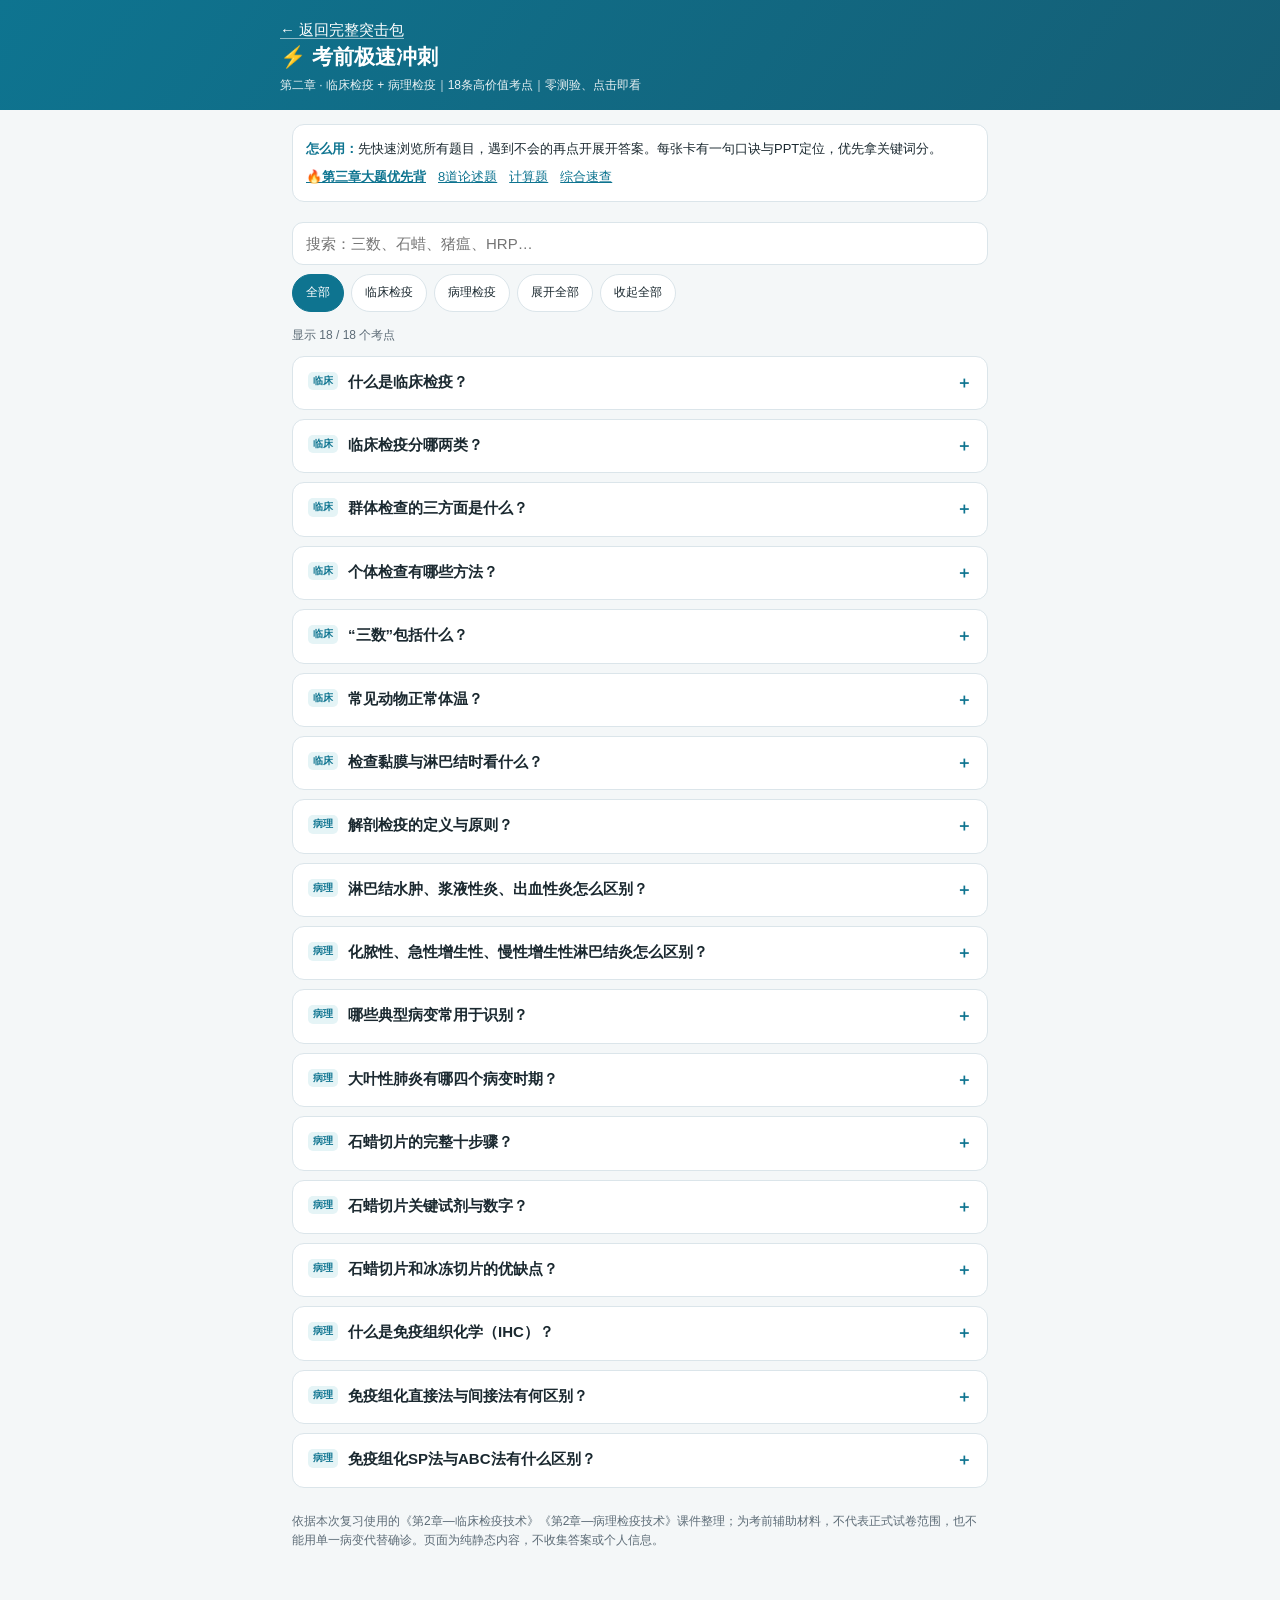
<file: sprint.html>
<!doctype html>
<html lang="zh-CN"><head><meta charset="utf-8"><meta name="viewport" content="width=device-width,initial-scale=1,viewport-fit=cover"><meta name="theme-color" content="#0e7490"><meta name="description" content="动物防疫与检疫考前极速冲刺：临床检疫与病理检疫18个高价值考点，折叠答案、搜索即看。"><title>考前极速冲刺｜动物防疫与检疫</title>
<style>
:root{color-scheme:light dark;--bg:#f4f7f8;--fg:#1b2930;--card:#fff;--muted:#5d6c77;--teal:#0e7490;--line:#dbe5ea;--light:#e5f4f6}
@media(prefers-color-scheme:dark){:root{--bg:#11181c;--fg:#e4ecef;--card:#1b262d;--muted:#afbec7;--teal:#65d5ec;--line:#364851;--light:#203b43}}
*{box-sizing:border-box}html{font-family:-apple-system,BlinkMacSystemFont,"PingFang SC","Microsoft YaHei",sans-serif}body{margin:0;background:var(--bg);color:var(--fg);font-size:15px;line-height:1.65}.wrap{max-width:720px;margin:0 auto;padding:14px 12px 60px}
header{background:linear-gradient(125deg,#0e7490,#155e75);color:#fff;padding:18px 16px 14px}header h1{font-size:21px;margin:0 0 5px;line-height:1.35}header p{margin:0;font-size:12px;opacity:.9}a{color:var(--teal)}header a{color:#fff;text-decoration:none;border-bottom:1px solid #ffffff85}.lead{padding:13px;border:1px solid var(--line);border-radius:12px;background:var(--card);font-size:13px;margin-bottom:12px}.lead b{color:var(--teal)}.links{display:flex;gap:12px;flex-wrap:wrap;margin-top:7px}.controls{position:sticky;top:0;z-index:2;background:var(--bg);padding:8px 0 10px}.search{width:100%;border:1px solid var(--line);border-radius:11px;padding:12px 13px;background:var(--card);color:var(--fg);font-size:15px}.buttons{display:flex;gap:7px;flex-wrap:wrap;margin-top:9px}button{background:var(--card);color:var(--fg);border:1px solid var(--line);border-radius:30px;min-height:38px;padding:6px 13px;font-size:12px}button[aria-pressed="true"]{background:var(--teal);color:#fff;border-color:var(--teal)}.count{font-size:12px;color:var(--muted);margin:4px 0 10px}.topic{margin:9px 0;border:1px solid var(--line);background:var(--card);border-radius:12px;overflow:hidden}summary{padding:13px 15px;font-weight:650;cursor:pointer;list-style:none;display:flex;gap:10px;align-items:start}summary::-webkit-details-marker{display:none}summary:after{content:"＋";margin-left:auto;color:var(--teal);font-size:16px}details[open] summary:after{content:"－"}summary .tag{background:var(--light);color:var(--teal);border-radius:5px;font-size:10px;padding:1px 5px;white-space:nowrap;margin-top:2px}.answer{padding:0 15px 14px;font-size:14px;white-space:pre-line}.memo{margin-top:10px;border-left:3px solid var(--teal);padding:6px 9px;background:var(--light);font-size:12px;font-weight:600}.source{font-size:11px;color:var(--muted);margin-top:8px}.foot{margin-top:24px;font-size:12px;color:var(--muted)}button:focus-visible,a:focus-visible,summary:focus-visible{outline:2px solid var(--teal);outline-offset:2px}
</style></head><body>
<header><div style="max-width:720px;margin:auto"><a href="./">← 返回完整突击包</a><h1>⚡ 考前极速冲刺</h1><p>第二章 · 临床检疫 + 病理检疫｜18条高价值考点｜零测验、点击即看</p></div></header>
<div class="wrap">
<div class="lead"><b>怎么用：</b>先快速浏览所有题目，遇到不会的再点开展开答案。每张卡有一句口诀与PPT定位，优先拿关键词分。<div class="links"><a href="chapter3.html" style="font-weight:700">🔥第三章大题优先背</a><a href="./#essays">8道论述题</a><a href="./#calc">计算题</a><a href="./#quick">综合速查</a></div></div>
<div class="controls"><input class="search" id="search" placeholder="搜索：三数、石蜡、猪瘟、HRP…" autocomplete="off" aria-label="搜索考点"><div class="buttons"><button type="button" data-kind="全部" aria-pressed="true">全部</button><button type="button" data-kind="临床" aria-pressed="false">临床检疫</button><button type="button" data-kind="病理" aria-pressed="false">病理检疫</button><button type="button" id="expand">展开全部</button><button type="button" id="collapse">收起全部</button></div></div>
<div class="count" id="count"></div><main id="cards"></main>
<div class="foot">依据本次复习使用的《第2章—临床检疫技术》《第2章—病理检疫技术》课件整理；为考前辅助材料，不代表正式试卷范围，也不能用单一病变代替确诊。页面为纯静态内容，不收集答案或个人信息。</div>
</div>
<script>
(function(){'use strict';const items=[["临床","什么是临床检疫？","在流行病学调查基础上，运用临床诊断技术，对动物进行检疫检查。\n目的：了解疫情、判断健康状态、圈定疑似疫病范围，为进一步检查提供依据。","调查—判断—圈定","临床PPT 第5–6页"],["临床","临床检疫分哪两类？","群体检查：检查整群健康状况，发现、隔离异常动物。\n个体检查：对患病或疑似患病动物进行详细检查。","先群体，后个体","临床PPT 第7页"],["临床","群体检查的三方面是什么？","静态检查：精神、姿势、呼吸、反刍等。\n动态检查：步态、跛行、行动困难等。\n饮食及排泄检查：采食饮水、吞咽、腹泻、尿色等。","静—动—食排","临床PPT 第8–9页"],["临床","个体检查有哪些方法？","视诊：精神外貌、皮肤黏膜、排泄。\n听诊：叫声、肺呼吸音、心音、胃肠音。\n触诊：皮温、皮肤、体表淋巴结。\n三数：体温、脉搏、呼吸数。","视—听—触—三数","临床PPT 第10–18页"],["临床","“三数”包括什么？","体温、脉搏、呼吸数。\n课件：家畜体温常测直肠；家禽测泄殖腔或翼下温度。马脉搏可查颌外动脉，牛可查尾中动脉。","温—脉—呼","临床PPT 第17–19页"],["临床","常见动物正常体温？","猪：38.0～39.5℃；牛：37.5～39.5℃；羊：38.5～40.0℃；马：37.5～38.5℃；鸡：40.0～42.5℃。\n注意：剧烈运动、暴晒、长途运输等也可能使体温升高。","先记猪、羊、鸡","临床PPT 第17、19页"],["临床","检查黏膜与淋巴结时看什么？","可视黏膜：有无苍白、潮红、黄染、发绀、出血或溃疡。\n体表淋巴结：大小、形状、硬度、敏感性、活动性；牛关注下颌、颈浅、髂下、乳房淋巴结。","黏膜看颜色，淋巴看五项","临床PPT 第12、15页"],["病理","解剖检疫的定义与原则？","利用病理解剖知识剖检动物尸体，观察病理变化。\n原则：先体表、被毛、黏膜、天然孔；再看器官和组织；严格消毒、隔离；疑似炭疽等特定烈性传染病尸体严禁常规解剖。","先外后内；消毒隔离；特殊禁剖","病理PPT：解剖检疫技术"],["病理","淋巴结水肿、浆液性炎、出血性炎怎么区别？","水肿：肿大，切面苍白、松软、有液体。\n浆液性炎：肿大柔软，挤压有浆液性渗出。\n出血性炎：深红或黑红，切面可呈大理石样花纹；课件以猪瘟举例。","水肿白软；浆液多液；出血红黑","病理PPT：常见淋巴结病变"],["病理","化脓性、急性增生性、慢性增生性淋巴结炎怎么区别？","化脓性：黄白色脓灶或脓肿。\n急性增生性：松软、多汁，可呈髓样变。\n慢性增生性：质地坚实、结缔组织增生；特异性慢性炎可见干酪样坏死、钙化（如结核）。","脓=黄白；急=软；慢=硬；结核=干酪钙化","病理PPT：常见淋巴结病变"],["病理","哪些典型病变常用于识别？","绒毛心：纤维素性心包炎。\n虎斑心：心肌出现斑纹样病变。\n肠纽扣状溃疡：课件与猪瘟相联系。\n白肌病：与硒和／或维生素E缺乏有关。\n这些提示疾病方向，不能仅据单一病变确诊。","绒毛心—心包；虎斑心—心肌；纽扣肠—猪瘟","病理PPT：组织和器官病变"],["病理","大叶性肺炎有哪四个病变时期？","充血水肿期 → 红色肝变期 → 灰色肝变期 → 消散期。","充—红—灰—散","病理PPT：组织和器官病变"],["病理","石蜡切片的完整十步骤？","取材 → 固定 → 脱水 → 透明 → 透蜡 → 包埋 → 切片 → 贴片 → 染色 → 封片。","取固脱透蜡包切贴染封","病理PPT：石蜡切片技术"],["病理","石蜡切片关键试剂与数字？","固定：课件列4%中性福尔马林。\n脱水：梯度乙醇；透明：二甲苯；透蜡：熔融石蜡。\n常规切片厚度：3～5 μm；HE染色用苏木精、伊红。","固定—乙醇—二甲苯—石蜡","病理PPT：石蜡切片技术"],["病理","石蜡切片和冰冻切片的优缺点？","石蜡：制片慢，组织形态通常清晰，便于长期保存；处理过程可能影响部分脂类和抗原。\n冰冻：快速，较好保留脂类、抗原和部分酶活性；但可能出现冰晶伪影，形态质量往往较差。\n课件厚度：石蜡3～5 μm，冰冻约4～10 μm。","石蜡慢而精；冰冻快但有冰晶","病理PPT：两种切片比较"],["病理","什么是免疫组织化学（IHC）？","用标记抗体与组织中的特异性抗原结合，对靶抗原进行定位检测。\n免疫酶组化常用HRP与DAB产生棕褐色沉淀；免疫荧光用荧光标记并在荧光显微镜下观察。","抗体找抗原；HRP+DAB显棕色","病理PPT：免疫组织化学技术"],["病理","免疫组化直接法与间接法有何区别？","直接法：标记在一抗上，一抗直接结合目标抗原，步骤少但通常没有信号放大。\n间接法：一抗结合抗原，标记二抗再结合一抗，可增强信号。","直接一抗；间接二抗","病理PPT：免疫组化分类"],["病理","免疫组化SP法与ABC法有什么区别？","两者都利用生物素-亲和素体系配合酶显色。\nSP：链霉亲和素-过氧化物酶；ABC：亲和素-生物素-过氧化物酶复合物。\n课件强调SP通常背景较低、试剂较稳定，ABC复合物需预先配制。","SP链霉亲和素；ABC亲和素复合物","病理PPT：免疫组化分类"]];const main=document.getElementById('cards'),search=document.getElementById('search'),count=document.getElementById('count');let kind='全部';
function make(tag,cl,txt){const n=document.createElement(tag);if(cl)n.className=cl;if(txt!==undefined)n.textContent=txt;return n}
items.forEach((d)=>{const detail=make('details','topic');detail.dataset.kind=d[0];detail.dataset.text=d.join(' ').toLowerCase();const sum=make('summary');sum.append(make('span','tag',d[0]),make('span','',d[1]));detail.append(sum);const body=make('div','answer',d[2]);body.append(make('div','memo','速记：'+d[3]),make('div','source','来源：'+d[4]));detail.append(body);main.append(detail)});
function filter(){const word=search.value.trim().toLowerCase();let n=0;document.querySelectorAll('.topic').forEach(el=>{let hit=(kind==='全部'||el.dataset.kind===kind)&&el.dataset.text.includes(word);el.hidden=!hit;if(hit)n++});count.textContent='显示 '+n+' / '+items.length+' 个考点'}
search.addEventListener('input',filter);document.querySelectorAll('button[data-kind]').forEach(b=>b.addEventListener('click',()=>{kind=b.dataset.kind;document.querySelectorAll('button[data-kind]').forEach(x=>x.setAttribute('aria-pressed',String(x===b)));filter()}));
document.getElementById('expand').addEventListener('click',()=>document.querySelectorAll('.topic:not([hidden])').forEach(x=>x.open=true));document.getElementById('collapse').addEventListener('click',()=>document.querySelectorAll('.topic').forEach(x=>x.open=false));filter();
})();
</script></body></html>
</file>
<file: style.css>
*{margin:0;padding:0;box-sizing:border-box;-webkit-tap-highlight-color:transparent}
:root{
  --bg:#f5f6f8;--card:#fff;--txt:#1a1d23;--sub:#6b7280;
  --main:#0e7490;--main-l:#e0f2f7;--acc:#f59e0b;--ok:#16a34a;--no:#dc2626;
  --line:#e5e7eb;--radius:14px;
}
@media (prefers-color-scheme:dark){
  :root{--bg:#0f1115;--card:#181b21;--txt:#e6e8eb;--sub:#9aa3af;--main:#22b8d4;--main-l:#12333b;--line:#2a2f38}
  .hl{background:linear-gradient(transparent 62%,#7c5c12 62%)}
}
html,body{background:var(--bg);color:var(--txt);
  font-family:-apple-system,BlinkMacSystemFont,"PingFang SC","Helvetica Neue","Microsoft YaHei",sans-serif;
  font-size:16px;line-height:1.65;-webkit-font-smoothing:antialiased}
body{padding-bottom:calc(78px + env(safe-area-inset-bottom))}

.head{position:sticky;top:0;z-index:20;background:linear-gradient(135deg,#0e7490,#155e75);
  color:#fff;padding:calc(13px + env(safe-area-inset-top)) 16px 11px;box-shadow:0 2px 10px rgba(0,0,0,.12)}
.head h1{font-size:16.5px;font-weight:700;letter-spacing:.2px;padding-right:76px}
.head p{font-size:11px;opacity:.88;margin-top:3px;line-height:1.5;padding-right:76px}
.share{position:absolute;right:12px;top:calc(15px + env(safe-area-inset-top));
  background:rgba(255,255,255,.18);border:1px solid rgba(255,255,255,.35);color:#fff;
  font-size:11.5px;padding:5px 10px;border-radius:20px}

.nav{position:fixed;left:0;right:0;bottom:0;z-index:30;display:flex;background:var(--card);
  border-top:1px solid var(--line);padding-bottom:env(safe-area-inset-bottom);
  overflow-x:auto;overflow-y:hidden;-webkit-overflow-scrolling:touch;
  box-shadow:0 -2px 14px rgba(0,0,0,.06);scrollbar-width:none}
.nav::-webkit-scrollbar{display:none}
.nav button{flex:1 1 0;min-width:52px;background:none;border:0;color:var(--sub);font-size:10px;
  padding:8px 1px 7px;font-family:inherit;display:flex;flex-direction:column;align-items:center;gap:2px}
.nav button i{font-size:16px;font-style:normal;line-height:1}
.nav button.on{color:var(--main);font-weight:700}

main{padding:12px 12px 22px;max-width:760px;margin:0 auto}
.card{background:var(--card);border-radius:var(--radius);padding:14px 15px;margin-bottom:10px;
  box-shadow:0 1px 3px rgba(0,0,0,.05);border:1px solid var(--line)}
.sec-t{font-size:13px;font-weight:700;color:var(--main);margin:16px 2px 9px;display:flex;
  align-items:center;gap:6px}
.sec-t::before{content:"";width:3px;height:13px;background:var(--main);border-radius:2px}
.tip{font-size:12.5px;color:var(--sub);line-height:1.75}
.kw,.card b{color:var(--txt)}
b{font-weight:700}
.hl{background:linear-gradient(transparent 62%,#fde68a 62%);font-weight:700}
.blue{color:var(--main);font-weight:700}

.q-card,.qa{background:var(--card);border-radius:12px;border:1px solid var(--line);
  margin-bottom:8px;overflow:hidden;box-shadow:0 1px 3px rgba(0,0,0,.05)}
.q-head{display:flex;align-items:center;gap:9px;padding:12px 14px;font-size:14.5px;font-weight:600}
.q-head .idx{font-size:11.5px;color:var(--sub);font-weight:400;min-width:20px}
.q-head .arrow{margin-left:auto;font-size:10px;color:var(--sub);transition:.2s}
.q-card.open .arrow{transform:rotate(90deg)}
.q-body{display:none;padding:0 14px 13px 42px;font-size:13.8px;line-height:1.8}
.q-card.open .q-body{display:block}
.master{font-size:11px;padding:3px 8px;border-radius:20px;border:1px solid var(--line);
  color:var(--sub);background:none;font-family:inherit;margin-top:9px;margin-left:0}
.master.on{background:#dcfce7;color:#15803d;border-color:#bbf7d0}
@media (prefers-color-scheme:dark){.master.on{background:#12351f;color:#4ade80;border-color:#1d5c33}}

.qa-h{padding:13px 14px;font-size:14px;font-weight:600;display:flex;gap:9px;align-items:flex-start}
.qa-h .no{color:var(--main);font-weight:800;font-size:12.5px;min-width:18px;padding-top:2px}
.qa-b{display:none;padding:0 14px 14px 41px;font-size:13.8px;line-height:1.85}
.qa.open .qa-b{display:block}
.qa-b li{list-style:none;position:relative;padding-left:14px;margin-bottom:4px}
.qa-b li::before{content:"·";position:absolute;left:2px;color:var(--main);font-weight:800}
.qa-b .note{margin-top:9px;font-size:12px;color:var(--sub);background:var(--main-l);
  border-radius:8px;padding:8px 10px;line-height:1.65}

.quiz-top{display:flex;align-items:center;gap:9px;margin-bottom:10px;font-size:12px;color:var(--sub)}
.bar{flex:1;height:6px;background:var(--line);border-radius:6px;overflow:hidden}
.bar>i{display:block;height:100%;background:var(--main);width:0;transition:.3s;border-radius:6px}
.qz{background:var(--card);border-radius:var(--radius);padding:16px;border:1px solid var(--line)}
.qz .q{font-size:14.8px;font-weight:600;line-height:1.7;margin-bottom:14px}
.opt{display:block;width:100%;text-align:left;font-family:inherit;font-size:14px;
  background:var(--bg);border:1.5px solid var(--line);border-radius:11px;
  padding:11px 13px;margin-bottom:8px;color:var(--txt);line-height:1.55}
.opt.right{background:#dcfce7;border-color:var(--ok);color:#14532d}
.opt.wrong{background:#fee2e2;border-color:var(--no);color:#7f1d1d}
@media (prefers-color-scheme:dark){
  .opt.right{background:#12351f;border-color:#15803d;color:#bbf7d0}
  .opt.wrong{background:#3b1416;border-color:#dc2626;color:#fecaca}
}
.opt .k{font-weight:700;margin-right:7px;color:var(--main)}
.fb{margin-top:4px;font-size:13px;line-height:1.7;color:var(--txt);
  background:var(--main-l);border-radius:10px;padding:10px 12px}
.next{width:100%;margin-top:12px;padding:13px;border:0;border-radius:11px;
  background:var(--main);color:#fff;font-size:15px;font-weight:700;font-family:inherit}
.next:disabled{background:var(--line);color:var(--sub)}
.finish{text-align:center;padding:26px 16px}
.finish .sc{font-size:42px;font-weight:800;color:var(--main);line-height:1.1}
.finish .sc small{font-size:14px;color:var(--sub);font-weight:400}
.finish p{font-size:13.5px;color:var(--sub);margin-top:8px}
.again{margin-top:16px;padding:12px 26px;border:0;border-radius:24px;background:var(--main);
  color:#fff;font-size:14.5px;font-weight:700;font-family:inherit}

.paper h4{font-size:13.5px;color:var(--main);margin:0 0 8px}
.paper ol{padding-left:19px;font-size:13.5px;line-height:1.95}
.paper .ansbox{display:none;margin-top:10px;background:var(--main-l);border-radius:10px;
  padding:11px 13px;font-size:13px;line-height:1.85}
.paper .ansbox.show{display:block}
.tog{margin-top:10px;border:1px solid var(--line);background:var(--bg);color:var(--main);
  font-family:inherit;font-size:12.5px;padding:7px 13px;border-radius:20px}

.big{background:linear-gradient(135deg,#0e7490,#155e75);color:#fff;border-radius:var(--radius);
  padding:15px;margin-bottom:10px}
.big h3{font-size:13.5px;opacity:.92;margin-bottom:8px;font-weight:600}
.big .line{font-size:14.5px;font-weight:600;line-height:1.8}
.big .line em{font-style:normal;color:#fde68a}

.search{width:100%;padding:10px 13px;border-radius:11px;border:1px solid var(--line);
  background:var(--card);color:var(--txt);font-family:inherit;font-size:14px;margin-bottom:10px}
.search::placeholder{color:var(--sub)}
.stat{font-size:12px;color:var(--sub);margin-bottom:8px;padding-left:2px}
.empty{text-align:center;color:var(--sub);font-size:13.5px;padding:30px 0}
.chip{display:inline-block;font-size:11px;padding:2px 8px;border-radius:20px;
  background:var(--main-l);color:var(--main);margin-right:5px}
</file>
